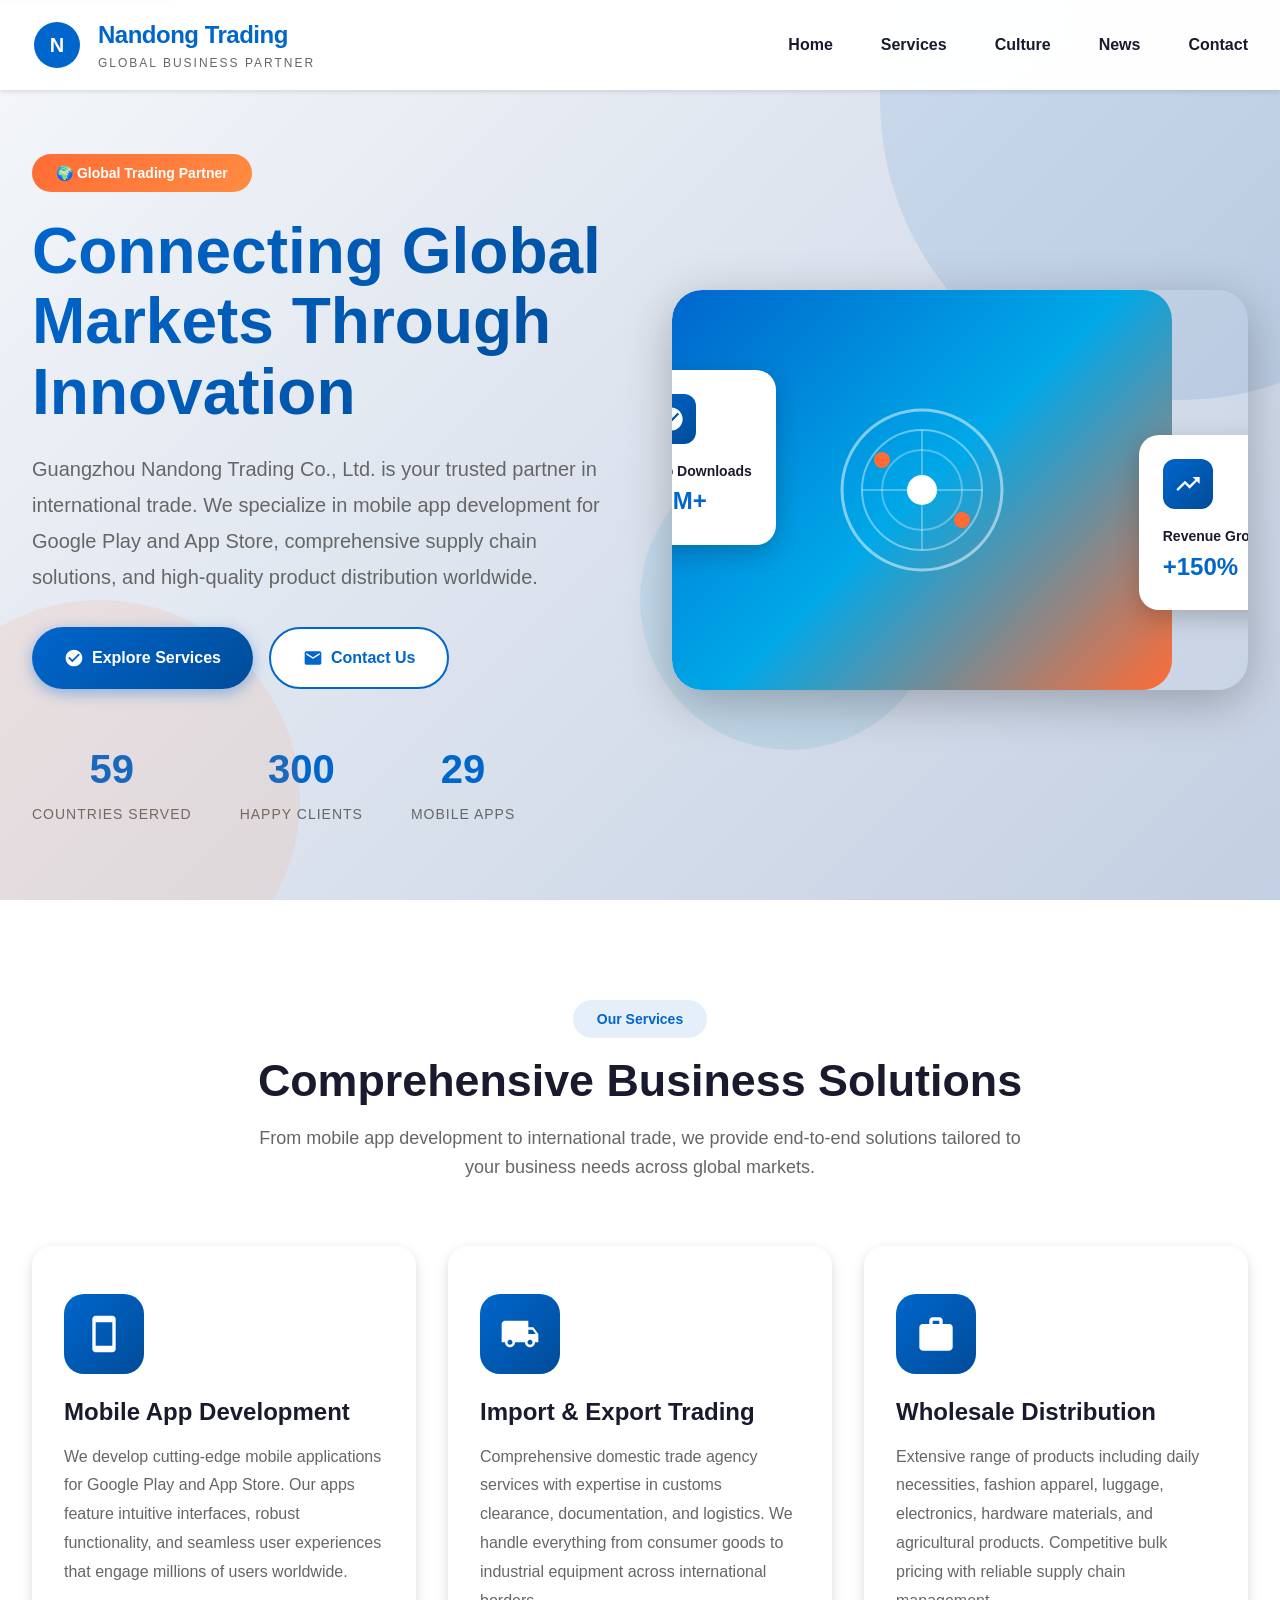
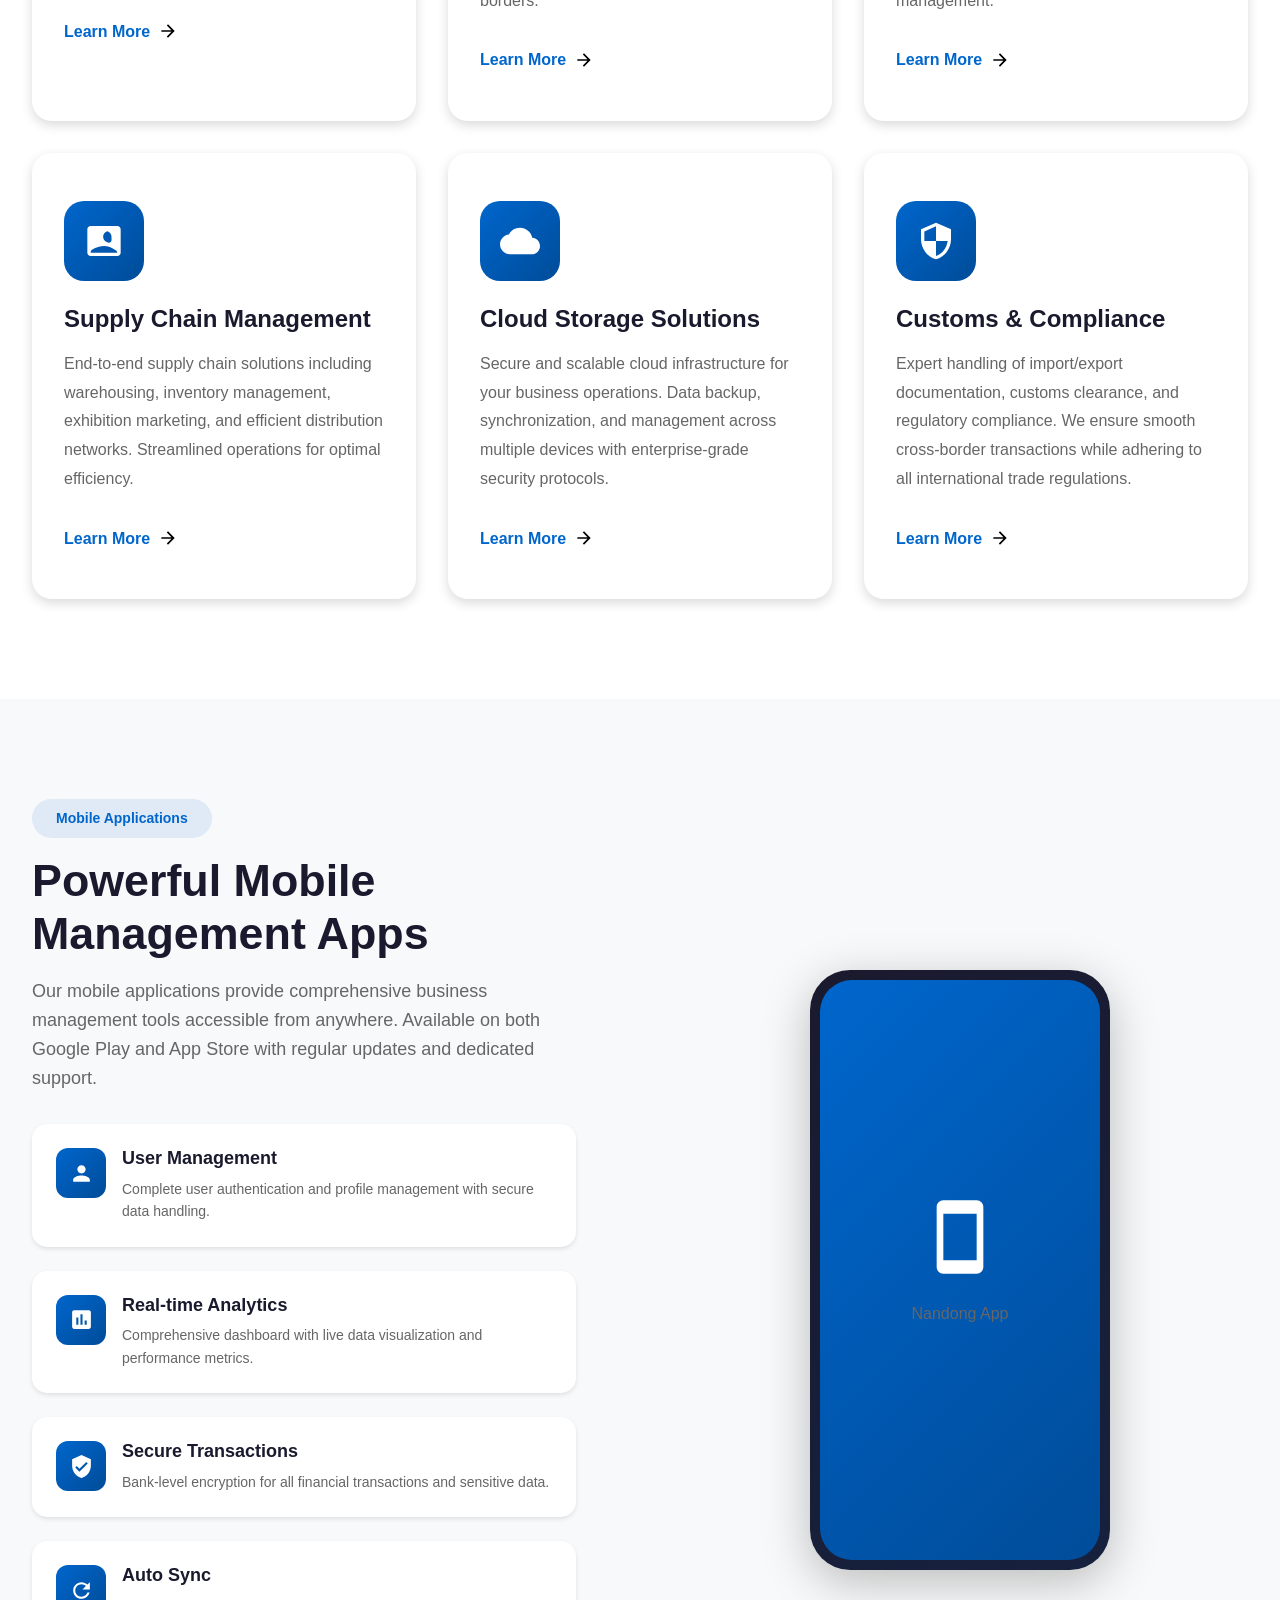
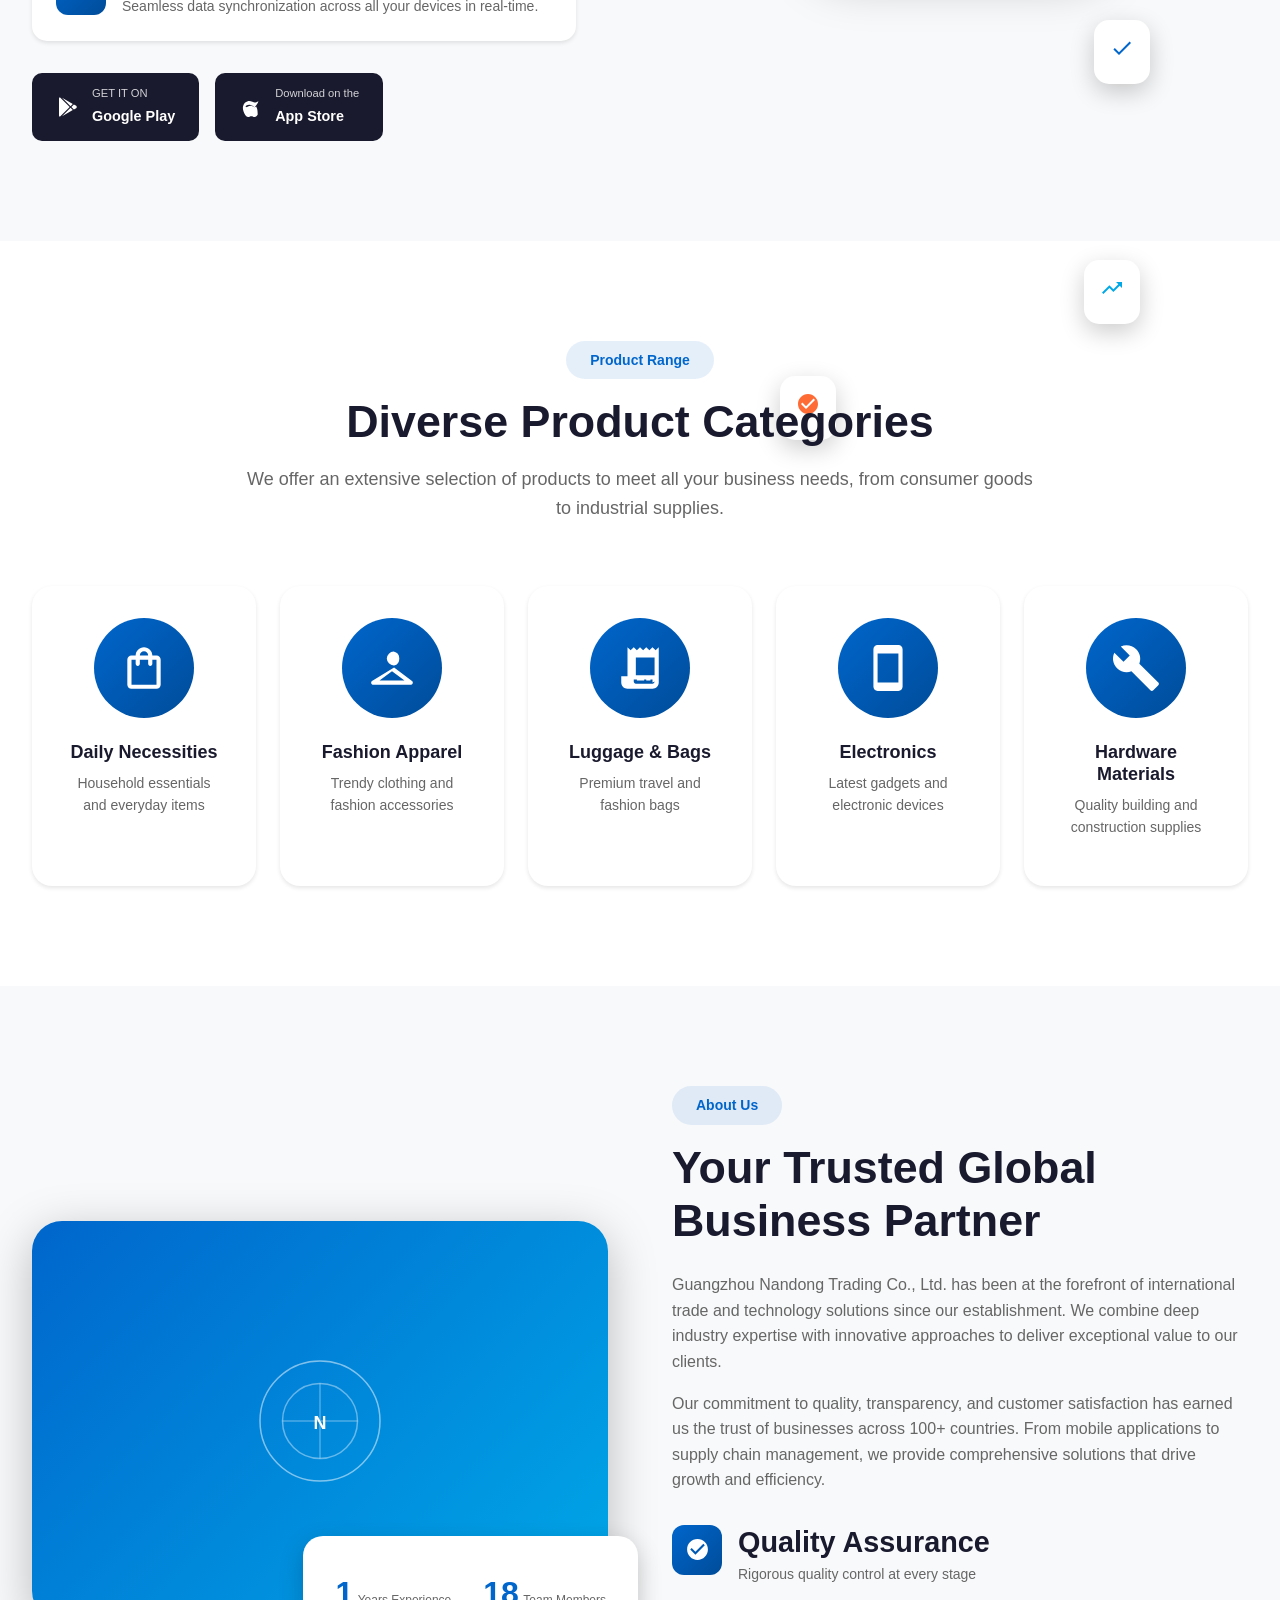
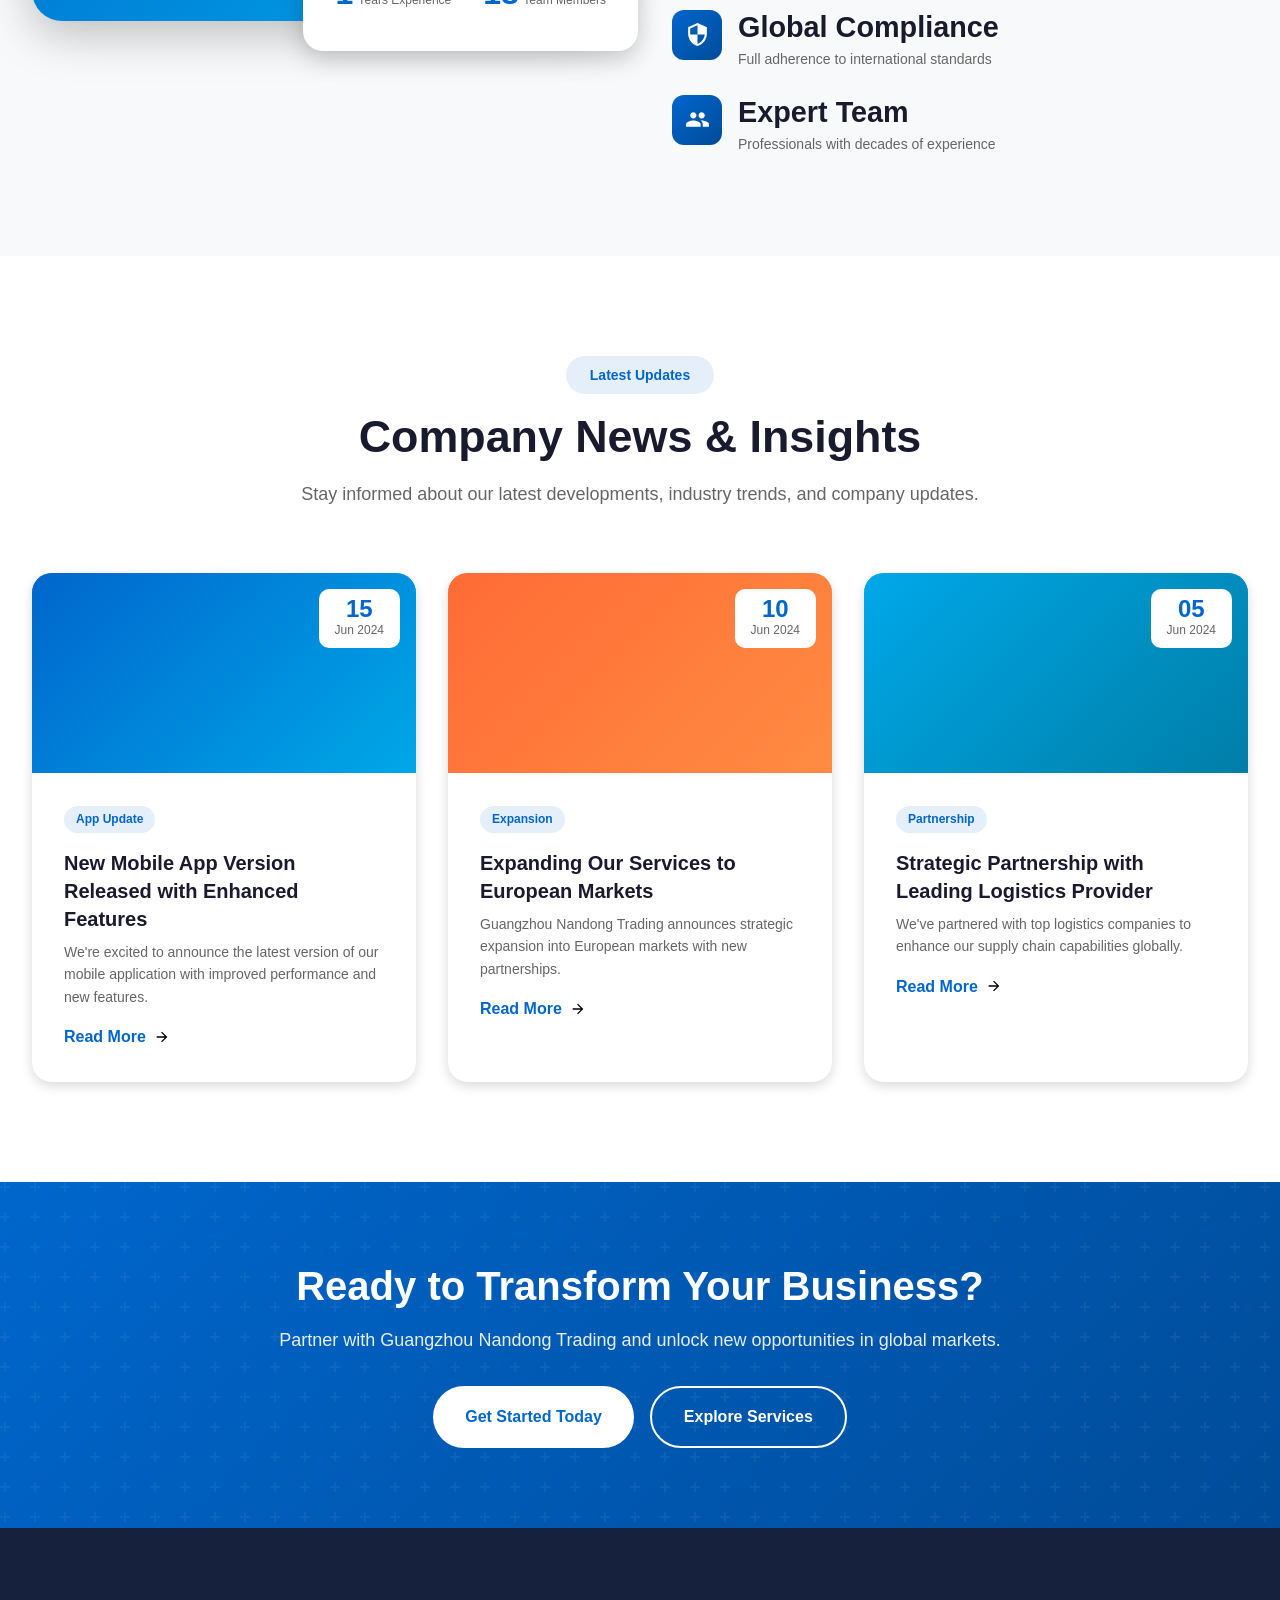
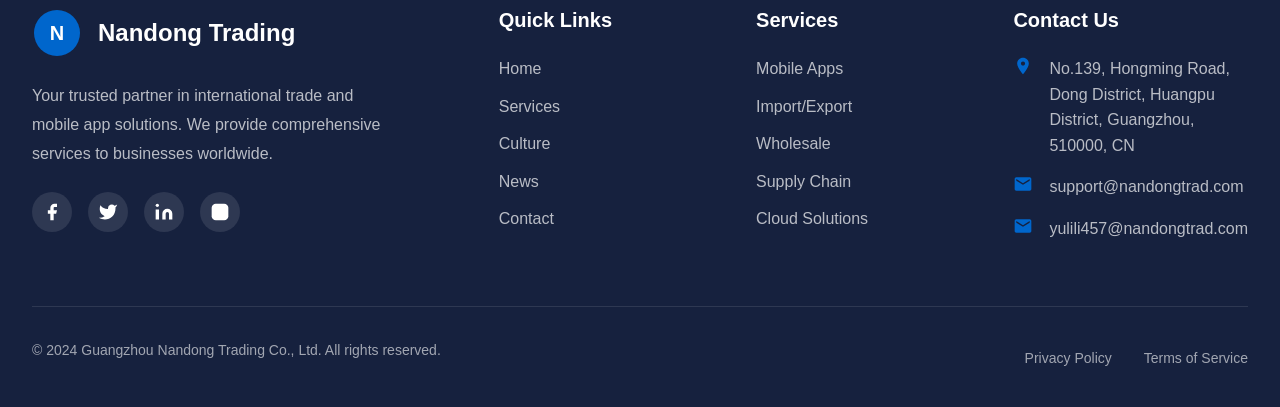
<file: index.html>
<!DOCTYPE html>
<html lang="en">
<head>
    <meta charset="UTF-8">
    <meta name="viewport" content="width=device-width, initial-scale=1.0">
    <meta http-equiv="X-UA-Compatible" content="IE=edge">
    
    <!-- SEO Meta Tags -->
    <title>Guangzhou Nandong Trading Co., Ltd. - Global Trading & Mobile App Solutions</title>
    <meta name="description" content="Guangzhou Nandong Trading Co., Ltd. specializes in international trade, mobile app development for Google Play and App Store, wholesale of daily necessities, electronics, and comprehensive supply chain solutions.">
    <meta name="keywords" content="Guangzhou Nandong Trading, international trade, mobile app development, Google Play, App Store, wholesale, supply chain, export import, China trading company">
    <meta name="author" content="Guangzhou Nandong Trading Co., Ltd.">
    <meta name="robots" content="index, follow, max-snippet:-1, max-image-preview:large, max-video-preview:-1">
    <link rel="canonical" href="https://nandongtrad.com/">
    
    <!-- Open Graph / Facebook -->
    <meta property="og:type" content="website">
    <meta property="og:url" content="https://nandongtrad.com/">
    <meta property="og:title" content="Guangzhou Nandong Trading Co., Ltd. - Global Trading & Mobile App Solutions">
    <meta property="og:description" content="Your trusted global trading partner offering mobile app solutions, international trade services, and comprehensive supply chain management.">
    <meta property="og:image" content="https://nandongtrad.com/images/og-image.png">
    <meta property="og:locale" content="en_US">
    <meta property="og:site_name" content="Guangzhou Nandong Trading Co., Ltd.">
    
    <!-- Twitter -->
    <meta name="twitter:card" content="summary_large_image">
    <meta name="twitter:url" content="https://nandongtrad.com/">
    <meta name="twitter:title" content="Guangzhou Nandong Trading Co., Ltd. - Global Trading & Mobile App Solutions">
    <meta name="twitter:description" content="Your trusted global trading partner offering mobile app solutions, international trade services, and comprehensive supply chain management.">
    <meta name="twitter:image" content="https://nandongtrad.com/images/og-image.png">
    
    <!-- Geographic Meta Tags -->
    <meta name="geo.region" content="CN-44">
    <meta name="geo.placename" content="Guangzhou">
    <meta name="ICBM" content="23.1291, 113.2644">
    
    <!-- Structured Data -->
    <script type="application/ld+json">
    {
        "@context": "https://schema.org",
        "@type": "Organization",
        "name": "Guangzhou Nandong Trading Co., Ltd.",
        "alternateName": "Nandong Trading",
        "url": "https://nandongtrad.com/",
        "logo": "https://nandongtrad.com/images/logo.svg",
        "description": "Global trading company specializing in international trade, mobile app development, and supply chain solutions.",
        "address": {
            "@type": "PostalAddress",
            "streetAddress": "No.139, Hongming Road, Community, Dong District, Huangpu District",
            "addressLocality": "Guangzhou",
            "postalCode": "510000",
            "addressCountry": "CN"
        },
        "contactPoint": {
            "@type": "ContactPoint",
            "telephone": "+86-20-XXXXXXXX",
            "email": "support@nandongtrad.com",
            "contactType": "Customer Service"
        },
        "sameAs": [
            "https://www.facebook.com/nandongtrad",
            "https://www.linkedin.com/company/nandongtrad",
            "https://twitter.com/nandongtrad"
        ]
    }
    </script>
    
    <!-- Favicon -->
    <link rel="icon" type="image/svg+xml" href="data:image/svg+xml,%3Csvg xmlns='http://www.w3.org/2000/svg' viewBox='0 0 100 100'%3E%3Ccircle cx='50' cy='50' r='45' fill='%230066cc'/%3E%3Ctext x='50' y='60' text-anchor='middle' fill='white' font-size='40' font-weight='bold'%3EN%3C/text%3E%3C/svg%3E">
    
    <!-- Preconnect to external resources -->
    <link rel="preconnect" href="https://fonts.googleapis.com">
    <link rel="preconnect" href="https://fonts.gstatic.com" crossorigin>
    
    <!-- Stylesheet -->
    <link rel="stylesheet" href="css/style.css">
    
    <!-- Alternate Languages -->
    <link rel="alternate" hreflang="en" href="https://nandongtrad.com/">
    
    <!-- Hreflang -->
    <link rel="hreflang" href="https://nandongtrad.com/">
</head>
<body>
    <!-- Skip Link for Accessibility -->
    <a href="#main-content" class="skip-link">Skip to main content</a>
    
    <!-- Loading Animation -->
    <div class="loading">
        <div class="loader"></div>
    </div>
    
    <!-- Header -->
    <header class="header">
        <div class="header-inner">
            <a href="index.html" class="logo" aria-label="Guangzhou Nandong Trading - Home">
                <svg viewBox="0 0 50 50" aria-hidden="true">
                    <circle cx="25" cy="25" r="23" fill="#0066cc"/>
                    <text x="25" y="32" text-anchor="middle" fill="white" font-size="20" font-weight="bold" font-family="Arial, sans-serif">N</text>
                </svg>
                <div>
                    <div class="logo-text">Nandong Trading</div>
                    <div class="logo-tagline">Global Business Partner</div>
                </div>
            </a>
            
            <nav aria-label="Main Navigation">
                <ul class="nav-menu">
                    <li><a href="index.html" class="active">Home</a></li>
                    <li><a href="services.html">Services</a></li>
                    <li><a href="culture.html">Culture</a></li>
                    <li><a href="news.html">News</a></li>
                    <li><a href="contact.html">Contact</a></li>
                </ul>
            </nav>
            
            <button class="menu-toggle" aria-label="Toggle Menu" aria-expanded="false">
                <span></span>
                <span></span>
                <span></span>
            </button>
        </div>
    </header>
    
    <!-- Main Content -->
    <main id="main-content">
        <!-- Hero Section -->
        <section class="hero" id="home">
            <div class="hero-bg-shapes">
                <div class="shape shape-1"></div>
                <div class="shape shape-2"></div>
                <div class="shape shape-3"></div>
            </div>
            
            <div class="hero-content">
                <div class="hero-text">
                    <span class="hero-badge">🌍 Global Trading Partner</span>
                    <h1 class="hero-title">Connecting Global Markets Through Innovation</h1>
                    <p class="hero-description">
                        Guangzhou Nandong Trading Co., Ltd. is your trusted partner in international trade. 
                        We specialize in mobile app development for Google Play and App Store, comprehensive 
                        supply chain solutions, and high-quality product distribution worldwide.
                    </p>
                    <div class="hero-buttons">
                        <a href="services.html" class="btn btn-primary">
                            <svg viewBox="0 0 24 24" width="20" height="20" fill="currentColor">
                                <path d="M12 2C6.48 2 2 6.48 2 12s4.48 10 10 10 10-4.48 10-10S17.52 2 12 2zm-2 15l-5-5 1.41-1.41L10 14.17l7.59-7.59L19 8l-9 9z"/>
                            </svg>
                            Explore Services
                        </a>
                        <a href="contact.html" class="btn btn-secondary">
                            <svg viewBox="0 0 24 24" width="20" height="20" fill="currentColor">
                                <path d="M20 4H4c-1.1 0-2 .9-2 2v12c0 1.1.9 2 2 2h16c1.1 0 2-.9 2-2V6c0-1.1-.9-2-2-2zm0 4l-8 5-8-5V6l8 5 8-5v2z"/>
                            </svg>
                            Contact Us
                        </a>
                    </div>
                    
                    <div class="hero-stats">
                        <div class="stat-item">
                            <span class="stat-number" data-target="100">0</span>
                            <span class="stat-label">Countries Served</span>
                        </div>
                        <div class="stat-item">
                            <span class="stat-number" data-target="500">0</span>
                            <span class="stat-label">Happy Clients</span>
                        </div>
                        <div class="stat-item">
                            <span class="stat-number" data-target="50">0</span>
                            <span class="stat-label">Mobile Apps</span>
                        </div>
                    </div>
                </div>
                
                <div class="hero-visual">
                    <div class="hero-image-container">
                        <div class="hero-image" style="width: 500px; height: 400px; background: linear-gradient(135deg, #0066cc 0%, #00a8e8 50%, #ff6b35 100%); border-radius: 30px; display: flex; align-items: center; justify-content: center;">
                            <svg viewBox="0 0 200 200" width="200" height="200">
                                <circle cx="100" cy="100" r="80" fill="none" stroke="white" stroke-width="3" opacity="0.5"/>
                                <circle cx="100" cy="100" r="60" fill="none" stroke="white" stroke-width="2" opacity="0.4"/>
                                <circle cx="100" cy="100" r="40" fill="none" stroke="white" stroke-width="2" opacity="0.3"/>
                                <path d="M100 40 L100 160 M40 100 L160 100" stroke="white" stroke-width="2" opacity="0.3"/>
                                <circle cx="100" cy="100" r="15" fill="white"/>
                                <circle cx="60" cy="70" r="8" fill="#ff6b35"/>
                                <circle cx="140" cy="70" r="8" fill="#00a8e8"/>
                                <circle cx="60" cy="130" r="8" fill="#00a8e8"/>
                                <circle cx="140" cy="130" r="8" fill="#ff6b35"/>
                            </svg>
                        </div>
                        <div class="hero-float-card card-1">
                            <div class="float-card-icon">
                                <svg viewBox="0 0 24 24">
                                    <path d="M12 2C6.48 2 2 6.48 2 12s4.48 10 10 10 10-4.48 10-10S17.52 2 12 2zm-2 15l-5-5 1.41-1.41L10 14.17l7.59-7.59L19 8l-9 9z"/>
                                </svg>
                            </div>
                            <div class="float-card-title">App Downloads</div>
                            <div class="float-card-value">10M+</div>
                        </div>
                        <div class="hero-float-card card-2">
                            <div class="float-card-icon">
                                <svg viewBox="0 0 24 24">
                                    <path d="M16 6l2.29 2.29-4.88 4.88-4-4L2 16.59 3.41 18l6-6 4 4 6.3-6.29L22 12V6z"/>
                                </svg>
                            </div>
                            <div class="float-card-title">Revenue Growth</div>
                            <div class="float-card-value">+150%</div>
                        </div>
                    </div>
                </div>
            </div>
        </section>
        
        <!-- Services Section -->
        <section class="section" id="services">
            <div class="container">
                <div class="section-header fade-in">
                    <span class="section-badge">Our Services</span>
                    <h2 class="section-title">Comprehensive Business Solutions</h2>
                    <p class="section-description">
                        From mobile app development to international trade, we provide end-to-end solutions 
                        tailored to your business needs across global markets.
                    </p>
                </div>
                
                <div class="services-grid">
                    <article class="service-card fade-in">
                        <div class="service-icon">
                            <svg viewBox="0 0 24 24">
                                <path d="M17 1.01L7 1c-1.1 0-2 .9-2 2v18c0 1.1.9 2 2 2h10c1.1 0 2-.9 2-2V3c0-1.1-.9-1.99-2-1.99zM17 19H7V5h10v14z"/>
                            </svg>
                        </div>
                        <h3 class="service-title">Mobile App Development</h3>
                        <p class="service-description">
                            We develop cutting-edge mobile applications for Google Play and App Store. 
                            Our apps feature intuitive interfaces, robust functionality, and seamless user experiences 
                            that engage millions of users worldwide.
                        </p>
                        <a href="services.html#mobile-apps" class="service-link">
                            Learn More 
                            <svg viewBox="0 0 24 24">
                                <path d="M12 4l-1.41 1.41L16.17 11H4v2h12.17l-5.58 5.59L12 20l8-8z"/>
                            </svg>
                        </a>
                    </article>
                    
                    <article class="service-card fade-in">
                        <div class="service-icon">
                            <svg viewBox="0 0 24 24">
                                <path d="M20 8h-3V4H3c-1.1 0-2 .9-2 2v11h2c0 1.66 1.34 3 3 3s3-1.34 3-3h6c0 1.66 1.34 3 3 3s3-1.34 3-3h2v-5l-3-4zM6 18.5c-.83 0-1.5-.67-1.5-1.5s.67-1.5 1.5-1.5 1.5.67 1.5 1.5-.67 1.5-1.5 1.5zm13.5-9l1.96 2.5H17V9.5h2.5zm-1.5 9c-.83 0-1.5-.67-1.5-1.5s.67-1.5 1.5-1.5 1.5.67 1.5 1.5-.67 1.5-1.5 1.5z"/>
                            </svg>
                        </div>
                        <h3 class="service-title">Import & Export Trading</h3>
                        <p class="service-description">
                            Comprehensive domestic trade agency services with expertise in customs clearance, 
                            documentation, and logistics. We handle everything from consumer goods to industrial 
                            equipment across international borders.
                        </p>
                        <a href="services.html#trading" class="service-link">
                            Learn More 
                            <svg viewBox="0 0 24 24">
                                <path d="M12 4l-1.41 1.41L16.17 11H4v2h12.17l-5.58 5.59L12 20l8-8z"/>
                            </svg>
                        </a>
                    </article>
                    
                    <article class="service-card fade-in">
                        <div class="service-icon">
                            <svg viewBox="0 0 24 24">
                                <path d="M20 6h-4V4c0-1.1-.9-2-2-2h-4c-1.1 0-2 .9-2 2v2H4c-1.1 0-2 .9-2 2v12c0 1.1.9 2 2 2h16c1.1 0 2-.9 2-2V8c0-1.1-.9-2-2-2zm-6 0h-4V4h4v2z"/>
                            </svg>
                        </div>
                        <h3 class="service-title">Wholesale Distribution</h3>
                        <p class="service-description">
                            Extensive range of products including daily necessities, fashion apparel, luggage, 
                            electronics, hardware materials, and agricultural products. Competitive bulk pricing 
                            with reliable supply chain management.
                        </p>
                        <a href="services.html#wholesale" class="service-link">
                            Learn More 
                            <svg viewBox="0 0 24 24">
                                <path d="M12 4l-1.41 1.41L16.17 11H4v2h12.17l-5.58 5.59L12 20l8-8z"/>
                            </svg>
                        </a>
                    </article>
                    
                    <article class="service-card fade-in">
                        <div class="service-icon">
                            <svg viewBox="0 0 24 24">
                                <path d="M20 3H4c-1.1 0-2 .9-2 2v14c0 1.1.9 2 2 2h16c1.1 0 2-.9 2-2V5c0-1.1-.9-2-2-2zm-7 3c1.93 0 3.5 1.57 3.5 3.5S16.93 13 15 13s-3.5-1.57-3.5-3.5S13.07 6 15 6zm7 13H4v-.23c0-.62.28-1.2.76-1.58C7.47 15.82 9.64 15 12 15s4.53.82 7.24 2.67c.48.38.76.97.76 1.58V19z"/>
                            </svg>
                        </div>
                        <h3 class="service-title">Supply Chain Management</h3>
                        <p class="service-description">
                            End-to-end supply chain solutions including warehousing, inventory management, 
                            exhibition marketing, and efficient distribution networks. Streamlined operations 
                            for optimal efficiency.
                        </p>
                        <a href="services.html#supply-chain" class="service-link">
                            Learn More 
                            <svg viewBox="0 0 24 24">
                                <path d="M12 4l-1.41 1.41L16.17 11H4v2h12.17l-5.58 5.59L12 20l8-8z"/>
                            </svg>
                        </a>
                    </article>
                    
                    <article class="service-card fade-in">
                        <div class="service-icon">
                            <svg viewBox="0 0 24 24">
                                <path d="M19.35 10.04C18.67 6.59 15.64 4 12 4 9.11 4 6.6 5.64 5.35 8.04 2.34 8.36 0 10.91 0 14c0 3.31 2.69 6 6 6h13c2.76 0 5-2.24 5-5 0-2.64-2.05-4.78-4.65-4.96z"/>
                            </svg>
                        </div>
                        <h3 class="service-title">Cloud Storage Solutions</h3>
                        <p class="service-description">
                            Secure and scalable cloud infrastructure for your business operations. 
                            Data backup, synchronization, and management across multiple devices with 
                            enterprise-grade security protocols.
                        </p>
                        <a href="services.html#cloud" class="service-link">
                            Learn More 
                            <svg viewBox="0 0 24 24">
                                <path d="M12 4l-1.41 1.41L16.17 11H4v2h12.17l-5.58 5.59L12 20l8-8z"/>
                            </svg>
                        </a>
                    </article>
                    
                    <article class="service-card fade-in">
                        <div class="service-icon">
                            <svg viewBox="0 0 24 24">
                                <path d="M12 1L3 5v6c0 5.55 3.84 10.74 9 12 5.16-1.26 9-6.45 9-12V5l-9-4zm0 10.99h7c-.53 4.12-3.28 7.79-7 8.94V12H5V6.3l7-3.11v8.8z"/>
                            </svg>
                        </div>
                        <h3 class="service-title">Customs & Compliance</h3>
                        <p class="service-description">
                            Expert handling of import/export documentation, customs clearance, and regulatory 
                            compliance. We ensure smooth cross-border transactions while adhering to all 
                            international trade regulations.
                        </p>
                        <a href="services.html#compliance" class="service-link">
                            Learn More 
                            <svg viewBox="0 0 24 24">
                                <path d="M12 4l-1.41 1.41L16.17 11H4v2h12.17l-5.58 5.59L12 20l8-8z"/>
                            </svg>
                        </a>
                    </article>
                </div>
            </div>
        </section>
        
        <!-- Mobile App Section -->
        <section class="section section-gray" id="mobile-apps">
            <div class="container">
                <div class="app-features">
                    <div class="app-content fade-in slide-in-left">
                        <span class="section-badge">Mobile Applications</span>
                        <h2 class="section-title">Powerful Mobile Management Apps</h2>
                        <p class="section-description">
                            Our mobile applications provide comprehensive business management tools accessible 
                            from anywhere. Available on both Google Play and App Store with regular updates 
                            and dedicated support.
                        </p>
                        
                        <div class="app-features-list">
                            <div class="app-feature-item">
                                <div class="feature-icon">
                                    <svg viewBox="0 0 24 24">
                                        <path d="M12 12c2.21 0 4-1.79 4-4s-1.79-4-4-4-4 1.79-4 4 1.79 4 4 4zm0 2c-2.67 0-8 1.34-8 4v2h16v-2c0-2.66-5.33-4-8-4z"/>
                                    </svg>
                                </div>
                                <div class="feature-content">
                                    <h4>User Management</h4>
                                    <p>Complete user authentication and profile management with secure data handling.</p>
                                </div>
                            </div>
                            
                            <div class="app-feature-item">
                                <div class="feature-icon">
                                    <svg viewBox="0 0 24 24">
                                        <path d="M19 3H5c-1.1 0-2 .9-2 2v14c0 1.1.9 2 2 2h14c1.1 0 2-.9 2-2V5c0-1.1-.9-2-2-2zM9 17H7v-7h2v7zm4 0h-2V7h2v10zm4 0h-2v-4h2v4z"/>
                                    </svg>
                                </div>
                                <div class="feature-content">
                                    <h4>Real-time Analytics</h4>
                                    <p>Comprehensive dashboard with live data visualization and performance metrics.</p>
                                </div>
                            </div>
                            
                            <div class="app-feature-item">
                                <div class="feature-icon">
                                    <svg viewBox="0 0 24 24">
                                        <path d="M12 1L3 5v6c0 5.55 3.84 10.74 9 12 5.16-1.26 9-6.45 9-12V5l-9-4zm-2 16l-4-4 1.41-1.41L10 14.17l6.59-6.59L18 9l-8 8z"/>
                                    </svg>
                                </div>
                                <div class="feature-content">
                                    <h4>Secure Transactions</h4>
                                    <p>Bank-level encryption for all financial transactions and sensitive data.</p>
                                </div>
                            </div>
                            
                            <div class="app-feature-item">
                                <div class="feature-icon">
                                    <svg viewBox="0 0 24 24">
                                        <path d="M17.65 6.35C16.2 4.9 14.21 4 12 4c-4.42 0-7.99 3.58-7.99 8s3.57 8 7.99 8c3.73 0 6.84-2.55 7.73-6h-2.08c-.82 2.33-3.04 4-5.65 4-3.31 0-6-2.69-6-6s2.69-6 6-6c1.66 0 3.14.69 4.22 1.78L13 11h7V4l-2.35 2.35z"/>
                                    </svg>
                                </div>
                                <div class="feature-content">
                                    <h4>Auto Sync</h4>
                                    <p>Seamless data synchronization across all your devices in real-time.</p>
                                </div>
                            </div>
                        </div>
                        
                        <div class="store-badges">
                            <a href="#" class="store-badge" title="Download on Google Play">
                                <svg viewBox="0 0 24 24">
                                    <path d="M3,20.5V3.5C3,2.91 3.34,2.39 3.84,2.15L13.69,12L3.84,21.85C3.34,21.6 3,21.09 3,20.5M16.81,15.12L6.05,21.34L14.54,12.85L16.81,15.12M20.16,10.81C20.5,11.08 20.75,11.5 20.75,12C20.75,12.5 20.53,12.9 20.18,13.18L17.89,14.5L15.39,12L17.89,9.5L20.18,10.81M6.05,2.66L16.81,8.88L14.54,11.15L6.05,2.66Z"/>
                                </svg>
                                <div class="store-badge-text">
                                    <span>GET IT ON</span>
                                    <strong>Google Play</strong>
                                </div>
                            </a>
                            <a href="#" class="store-badge" title="Download on App Store">
                                <svg viewBox="0 0 24 24">
                                    <path d="M18.71,19.5c-.83,1.24-1.71,2.45-3.05,2.47-1.34,0.03-1.77-0.79-3.29-0.79 -1.53,0-2,.77-3.27,0.82 -1.31,0.05-2.3-1.32-3.14-2.53C4.25,17 2.94,12.45,4.7,9.39c0.89-1.57,2.42-2.79,4.1-3.22 2.85-0.73,5.62,1.41,6.96,1.41 0.94,0,2.26-0.51,3.66-1.39 -0.83,2.44-2.1,4.5-3.89,5.78 0.91-0.4,1.78-0.95,2.57-1.67 -0.78,0.77-1.77,1.34-2.83,1.67 -1.34-1.32-2.98-2.33-4.88-2.33 -2.21-0.04-4.18,1.68-4.18,1.68l1.62,0.96c0,0,1.8-1.63,3.88-1.63 1.24,0,2.28,0.56,3.04,1.41 0.68-0.41,1.32-0.92,1.89-1.51 -0.24,0.77-0.75,1.4-1.26,1.93 0.64-0.21,1.23-0.55,1.77-0.98C17.86,13.09 18.71,14.2 18.71,19.5z"/>
                                </svg>
                                <div class="store-badge-text">
                                    <span>Download on the</span>
                                    <strong>App Store</strong>
                                </div>
                            </a>
                        </div>
                    </div>
                    
                    <div class="app-showcase fade-in slide-in-right">
                        <div class="phone-mockup">
                            <div class="phone-screen">
                                <div class="phone-screen-content">
                                    <svg viewBox="0 0 24 24">
                                        <path d="M17 1.01L7 1c-1.1 0-2 .9-2 2v18c0 1.1.9 2 2 2h10c1.1 0 2-.9 2-2V3c0-1.1-.9-1.99-2-1.99zM17 19H7V5h10v14z"/>
                                    </svg>
                                    <p>Nandong App</p>
                                </div>
                            </div>
                            <div class="floating-elements">
                                <div class="element element-1">
                                    <svg viewBox="0 0 24 24" width="24" height="24" fill="#0066cc">
                                        <path d="M9 16.17L4.83 12l-1.42 1.41L9 19 21 7l-1.41-1.41z"/>
                                    </svg>
                                </div>
                                <div class="element element-2">
                                    <svg viewBox="0 0 24 24" width="24" height="24" fill="#ff6b35">
                                        <path d="M12 2C6.48 2 2 6.48 2 12s4.48 10 10 10 10-4.48 10-10S17.52 2 12 2zm-2 15l-5-5 1.41-1.41L10 14.17l7.59-7.59L19 8l-9 9z"/>
                                    </svg>
                                </div>
                                <div class="element element-3">
                                    <svg viewBox="0 0 24 24" width="24" height="24" fill="#00a8e8">
                                        <path d="M16 6l2.29 2.29-4.88 4.88-4-4L2 16.59 3.41 18l6-6 4 4 6.3-6.29L22 12V6z"/>
                                    </svg>
                                </div>
                            </div>
                        </div>
                    </div>
                </div>
            </div>
        </section>
        
        <!-- Products Section -->
        <section class="section" id="products">
            <div class="container">
                <div class="section-header fade-in">
                    <span class="section-badge">Product Range</span>
                    <h2 class="section-title">Diverse Product Categories</h2>
                    <p class="section-description">
                        We offer an extensive selection of products to meet all your business needs, 
                        from consumer goods to industrial supplies.
                    </p>
                </div>
                
                <div class="products-grid">
                    <article class="product-card fade-in">
                        <div class="product-icon">
                            <svg viewBox="0 0 24 24">
                                <path d="M18 6h-2c0-2.21-1.79-4-4-4S8 3.79 8 6H6c-1.1 0-2 .9-2 2v12c0 1.1.9 2 2 2h12c1.1 0 2-.9 2-2V8c0-1.1-.9-2-2-2zm-6-2c1.1 0 2 .9 2 2h-4c0-1.1.9-2 2-2zm6 16H6V8h2v2c0 .55.45 1 1 1s1-.45 1-1V8h4v2c0 .55.45 1 1 1s1-.45 1-1V8h2v12z"/>
                            </svg>
                        </div>
                        <h4 class="product-title">Daily Necessities</h4>
                        <p class="product-description">Household essentials and everyday items</p>
                    </article>
                    
                    <article class="product-card fade-in">
                        <div class="product-icon">
                            <svg viewBox="0 0 24 24">
                                <path d="M21.6 18.2L13 11.75v-.91a3.496 3.496 0 0 0-.18-6.75 3.5 3.5 0 0 0-3.32 3.35 3.5 3.5 0 0 0 3.32 3.35h.18v.91L2.4 18.2c-.77.58-.36 1.8.6 1.8h18c.96 0 1.38-1.22.6-1.8zM6 18l6-4.5 6 4.5H6z"/>
                            </svg>
                        </div>
                        <h4 class="product-title">Fashion Apparel</h4>
                        <p class="product-description">Trendy clothing and fashion accessories</p>
                    </article>
                    
                    <article class="product-card fade-in">
                        <div class="product-icon">
                            <svg viewBox="0 0 24 24">
                                <path d="M19.5 3.5L18 2l-1.5 1.5L15 2l-1.5 1.5L12 2l-1.5 1.5L9 2 7.5 3.5 6 2v14H3v3c0 1.66 1.34 3 3 3h12c1.66 0 3-1.34 3-3V2l-1.5 1.5zm-.5 15c0 .55-.45 1-1 1H10c-.55 0-1-.45-1-1v-1h1.5v.5h2v-.5H12v.5h2v-.5H15v.5h2v-.5H18v1.5zm0-3H10V7h9v8.5z"/>
                            </svg>
                        </div>
                        <h4 class="product-title">Luggage & Bags</h4>
                        <p class="product-description">Premium travel and fashion bags</p>
                    </article>
                    
                    <article class="product-card fade-in">
                        <div class="product-icon">
                            <svg viewBox="0 0 24 24">
                                <path d="M17 1.01L7 1c-1.1 0-2 .9-2 2v18c0 1.1.9 2 2 2h10c1.1 0 2-.9 2-2V3c0-1.1-.9-1.99-2-1.99zM17 19H7V5h10v14z"/>
                            </svg>
                        </div>
                        <h4 class="product-title">Electronics</h4>
                        <p class="product-description">Latest gadgets and electronic devices</p>
                    </article>
                    
                    <article class="product-card fade-in">
                        <div class="product-icon">
                            <svg viewBox="0 0 24 24">
                                <path d="M22.7 19l-9.1-9.1c.9-2.3.4-5-1.5-6.9-2-2-5-2.4-7.4-1.3L9 6 6 9 1.6 4.7C.4 7.1.9 10.1 2.9 12.1c1.9 1.9 4.6 2.4 6.9 1.5l9.1 9.1c.4.4 1 .4 1.4 0l2.3-2.3c.5-.4.5-1.1.1-1.4z"/>
                            </svg>
                        </div>
                        <h4 class="product-title">Hardware Materials</h4>
                        <p class="product-description">Quality building and construction supplies</p>
                    </article>
                </div>
            </div>
        </section>
        
        <!-- About Section -->
        <section class="section section-gray" id="about">
            <div class="container">
                <div class="about-grid">
                    <div class="about-image fade-in slide-in-left">
                        <div class="about-main-image" style="width: 100%; height: 400px; background: linear-gradient(135deg, #0066cc 0%, #00a8e8 100%); border-radius: 30px; display: flex; align-items: center; justify-content: center;">
                            <svg viewBox="0 0 200 200" width="150" height="150">
                                <circle cx="100" cy="100" r="80" fill="none" stroke="white" stroke-width="2" opacity="0.5"/>
                                <circle cx="100" cy="100" r="50" fill="none" stroke="white" stroke-width="2" opacity="0.4"/>
                                <path d="M100 50 L100 150 M50 100 L150 100" stroke="white" stroke-width="2" opacity="0.3"/>
                                <text x="100" y="110" text-anchor="middle" fill="white" font-size="24" font-weight="bold">N</text>
                            </svg>
                        </div>
                        <div class="about-overlay-card">
                            <div class="about-stats">
                                <div class="about-stat-item">
                                    <span class="about-stat-number" data-target="10">0</span>
                                    <span class="about-stat-label">Years Experience</span>
                                </div>
                                <div class="about-stat-item">
                                    <span class="about-stat-number" data-target="100">0</span>
                                    <span class="about-stat-label">Team Members</span>
                                </div>
                            </div>
                        </div>
                    </div>
                    
                    <div class="about-content fade-in slide-in-right">
                        <span class="section-badge">About Us</span>
                        <h2>Your Trusted Global Business Partner</h2>
                        <p>
                            Guangzhou Nandong Trading Co., Ltd. has been at the forefront of international 
                            trade and technology solutions since our establishment. We combine deep industry 
                            expertise with innovative approaches to deliver exceptional value to our clients.
                        </p>
                        <p>
                            Our commitment to quality, transparency, and customer satisfaction has earned us 
                            the trust of businesses across 100+ countries. From mobile applications to 
                            supply chain management, we provide comprehensive solutions that drive growth 
                            and efficiency.
                        </p>
                        
                        <div class="about-features">
                            <div class="about-feature">
                                <div class="about-feature-icon">
                                    <svg viewBox="0 0 24 24">
                                        <path d="M12 2C6.48 2 2 6.48 2 12s4.48 10 10 10 10-4.48 10-10S17.52 2 12 2zm-2 15l-5-5 1.41-1.41L10 14.17l7.59-7.59L19 8l-9 9z"/>
                                    </svg>
                                </div>
                                <div>
                                    <h4>Quality Assurance</h4>
                                    <p>Rigorous quality control at every stage</p>
                                </div>
                            </div>
                            
                            <div class="about-feature">
                                <div class="about-feature-icon">
                                    <svg viewBox="0 0 24 24">
                                        <path d="M12 1L3 5v6c0 5.55 3.84 10.74 9 12 5.16-1.26 9-6.45 9-12V5l-9-4zm0 10.99h7c-.53 4.12-3.28 7.79-7 8.94V12H5V6.3l7-3.11v8.8z"/>
                                    </svg>
                                </div>
                                <div>
                                    <h4>Global Compliance</h4>
                                    <p>Full adherence to international standards</p>
                                </div>
                            </div>
                            
                            <div class="about-feature">
                                <div class="about-feature-icon">
                                    <svg viewBox="0 0 24 24">
                                        <path d="M16 11c1.66 0 2.99-1.34 2.99-3S17.66 5 16 5c-1.66 0-3 1.34-3 3s1.34 3 3 3zm-8 0c1.66 0 2.99-1.34 2.99-3S9.66 5 8 5C6.34 5 5 6.34 5 8s1.34 3 3 3zm0 2c-2.33 0-7 1.17-7 3.5V19h14v-2.5c0-2.33-4.67-3.5-7-3.5zm8 0c-.29 0-.62.02-.97.05 1.16.84 1.97 1.97 1.97 3.45V19h6v-2.5c0-2.33-4.67-3.5-7-3.5z"/>
                                    </svg>
                                </div>
                                <div>
                                    <h4>Expert Team</h4>
                                    <p>Professionals with decades of experience</p>
                                </div>
                            </div>
                        </div>
                    </div>
                </div>
            </div>
        </section>
        
        <!-- News Section -->
        <section class="section" id="news">
            <div class="container">
                <div class="section-header fade-in">
                    <span class="section-badge">Latest Updates</span>
                    <h2 class="section-title">Company News & Insights</h2>
                    <p class="section-description">
                        Stay informed about our latest developments, industry trends, and company updates.
                    </p>
                </div>
                
                <div class="news-grid">
                    <article class="news-card fade-in">
                        <div class="news-image" style="background: linear-gradient(135deg, #0066cc 0%, #00a8e8 100%);">
                            <div class="news-date">
                                <div class="news-date-day">15</div>
                                <div class="news-date-month">Jun 2024</div>
                            </div>
                        </div>
                        <div class="news-content">
                            <span class="news-category">App Update</span>
                            <h3 class="news-title">New Mobile App Version Released with Enhanced Features</h3>
                            <p class="news-excerpt">We're excited to announce the latest version of our mobile application with improved performance and new features.</p>
                            <a href="news.html" class="news-link">
                                Read More 
                                <svg viewBox="0 0 24 24">
                                    <path d="M12 4l-1.41 1.41L16.17 11H4v2h12.17l-5.58 5.59L12 20l8-8z"/>
                                </svg>
                            </a>
                        </div>
                    </article>
                    
                    <article class="news-card fade-in">
                        <div class="news-image" style="background: linear-gradient(135deg, #ff6b35 0%, #ff8c42 100%);">
                            <div class="news-date">
                                <div class="news-date-day">10</div>
                                <div class="news-date-month">Jun 2024</div>
                            </div>
                        </div>
                        <div class="news-content">
                            <span class="news-category">Expansion</span>
                            <h3 class="news-title">Expanding Our Services to European Markets</h3>
                            <p class="news-excerpt">Guangzhou Nandong Trading announces strategic expansion into European markets with new partnerships.</p>
                            <a href="news.html" class="news-link">
                                Read More 
                                <svg viewBox="0 0 24 24">
                                    <path d="M12 4l-1.41 1.41L16.17 11H4v2h12.17l-5.58 5.59L12 20l8-8z"/>
                                </svg>
                            </a>
                        </div>
                    </article>
                    
                    <article class="news-card fade-in">
                        <div class="news-image" style="background: linear-gradient(135deg, #00a8e8 0%, #007ea7 100%);">
                            <div class="news-date">
                                <div class="news-date-day">05</div>
                                <div class="news-date-month">Jun 2024</div>
                            </div>
                        </div>
                        <div class="news-content">
                            <span class="news-category">Partnership</span>
                            <h3 class="news-title">Strategic Partnership with Leading Logistics Provider</h3>
                            <p class="news-excerpt">We've partnered with top logistics companies to enhance our supply chain capabilities globally.</p>
                            <a href="news.html" class="news-link">
                                Read More 
                                <svg viewBox="0 0 24 24">
                                    <path d="M12 4l-1.41 1.41L16.17 11H4v2h12.17l-5.58 5.59L12 20l8-8z"/>
                                </svg>
                            </a>
                        </div>
                    </article>
                </div>
            </div>
        </section>
        
        <!-- CTA Section -->
        <section class="cta-section">
            <div class="container">
                <div class="cta-content fade-in">
                    <h2 class="cta-title">Ready to Transform Your Business?</h2>
                    <p class="cta-description">
                        Partner with Guangzhou Nandong Trading and unlock new opportunities in global markets.
                    </p>
                    <div class="cta-buttons">
                        <a href="contact.html" class="btn btn-white">
                            Get Started Today
                        </a>
                        <a href="services.html" class="btn btn-outline-white">
                            Explore Services
                        </a>
                    </div>
                </div>
            </div>
        </section>
    </main>
    
    <!-- Footer -->
    <footer class="footer">
        <div class="container">
            <div class="footer-grid">
                <div class="footer-brand">
                    <div class="footer-logo">
                        <svg viewBox="0 0 50 50">
                            <circle cx="25" cy="25" r="23" fill="#0066cc"/>
                            <text x="25" y="32" text-anchor="middle" fill="white" font-size="20" font-weight="bold" font-family="Arial, sans-serif">N</text>
                        </svg>
                        <span class="footer-logo-text">Nandong Trading</span>
                    </div>
                    <p class="footer-description">
                        Your trusted partner in international trade and mobile app solutions. 
                        We provide comprehensive services to businesses worldwide.
                    </p>
                    <div class="footer-social">
                        <a href="#" aria-label="Facebook">
                            <svg viewBox="0 0 24 24">
                                <path d="M18 2h-3a5 5 0 0 0-5 5v3H7v4h3v8h4v-8h3l1-4h-4V7a1 1 0 0 1 1-1h3z"/>
                            </svg>
                        </a>
                        <a href="#" aria-label="Twitter">
                            <svg viewBox="0 0 24 24">
                                <path d="M23 3a10.9 10.9 0 0 1-3.14 1.53 4.48 4.48 0 0 0-7.86 3v1A10.66 10.66 0 0 1 3 4s-4 9 5 13a11.64 11.64 0 0 1-7 2c9 5 20 0 20-11.5a4.5 4.5 0 0 0-.08-.83A7.72 7.72 0 0 0 23 3z"/>
                            </svg>
                        </a>
                        <a href="#" aria-label="LinkedIn">
                            <svg viewBox="0 0 24 24">
                                <path d="M16 8a6 6 0 0 1 6 6v7h-4v-7a2 2 0 0 0-2-2 2 2 0 0 0-2 2v7h-4v-7a6 6 0 0 1 6-6z"/>
                                <rect x="2" y="9" width="4" height="12"/>
                                <circle cx="4" cy="4" r="2"/>
                            </svg>
                        </a>
                        <a href="#" aria-label="Instagram">
                            <svg viewBox="0 0 24 24">
                                <rect x="2" y="2" width="20" height="20" rx="5" ry="5"/>
                                <path d="M16 11.37A4 4 0 1 1 12.63 8 4 4 0 0 1 16 11.37z"/>
                                <line x1="17.5" y1="6.5" x2="17.51" y2="6.5"/>
                            </svg>
                        </a>
                    </div>
                </div>
                
                <div class="footer-column">
                    <h4 class="footer-title">Quick Links</h4>
                    <ul class="footer-links">
                        <li><a href="index.html">Home</a></li>
                        <li><a href="services.html">Services</a></li>
                        <li><a href="culture.html">Culture</a></li>
                        <li><a href="news.html">News</a></li>
                        <li><a href="contact.html">Contact</a></li>
                    </ul>
                </div>
                
                <div class="footer-column">
                    <h4 class="footer-title">Services</h4>
                    <ul class="footer-links">
                        <li><a href="services.html#mobile-apps">Mobile Apps</a></li>
                        <li><a href="services.html#trading">Import/Export</a></li>
                        <li><a href="services.html#wholesale">Wholesale</a></li>
                        <li><a href="services.html#supply-chain">Supply Chain</a></li>
                        <li><a href="services.html#cloud">Cloud Solutions</a></li>
                    </ul>
                </div>
                
                <div class="footer-column">
                    <h4 class="footer-title">Contact Us</h4>
                    <div class="footer-contact-item">
                        <svg viewBox="0 0 24 24">
                            <path d="M12 2C8.13 2 5 5.13 5 9c0 5.25 7 13 7 13s7-7.75 7-13c0-3.87-3.13-7-7-7zm0 9.5c-1.38 0-2.5-1.12-2.5-2.5s1.12-2.5 2.5-2.5 2.5 1.12 2.5 2.5-1.12 2.5-2.5 2.5z"/>
                        </svg>
                        <span>No.139, Hongming Road, Dong District, Huangpu District, Guangzhou, 510000, CN</span>
                    </div>
                    <div class="footer-contact-item">
                        <svg viewBox="0 0 24 24">
                            <path d="M20 4H4c-1.1 0-2 .9-2 2v12c0 1.1.9 2 2 2h16c1.1 0 2-.9 2-2V6c0-1.1-.9-2-2-2zm0 4l-8 5-8-5V6l8 5 8-5v2z"/>
                        </svg>
                        <span>support@nandongtrad.com</span>
                    </div>
                    <div class="footer-contact-item">
                        <svg viewBox="0 0 24 24">
                            <path d="M20 4H4c-1.1 0-2 .9-2 2v12c0 1.1.9 2 2 2h16c1.1 0 2-.9 2-2V6c0-1.1-.9-2-2-2zm0 4l-8 5-8-5V6l8 5 8-5v2z"/>
                        </svg>
                        <span>yulili457@nandongtrad.com</span>
                    </div>
                </div>
            </div>
            
            <div class="footer-bottom">
                <p class="footer-copyright">
                    &copy; 2024 Guangzhou Nandong Trading Co., Ltd. All rights reserved.
                </p>
                <div class="footer-legal-links">
                    <a href="privacy.html">Privacy Policy</a>
                    <a href="terms.html">Terms of Service</a>
                </div>
            </div>
        </div>
    </footer>
    
    <!-- Back to Top Button -->
    <button class="back-to-top" aria-label="Back to Top">
        <svg viewBox="0 0 24 24">
            <path d="M7.41 15.41L12 10.83l4.59 4.58L18 14l-6-6-6 6z"/>
        </svg>
    </button>
    
    <!-- JavaScript -->
    <script src="js/main.js"></script>
</body>
</html>
</file>
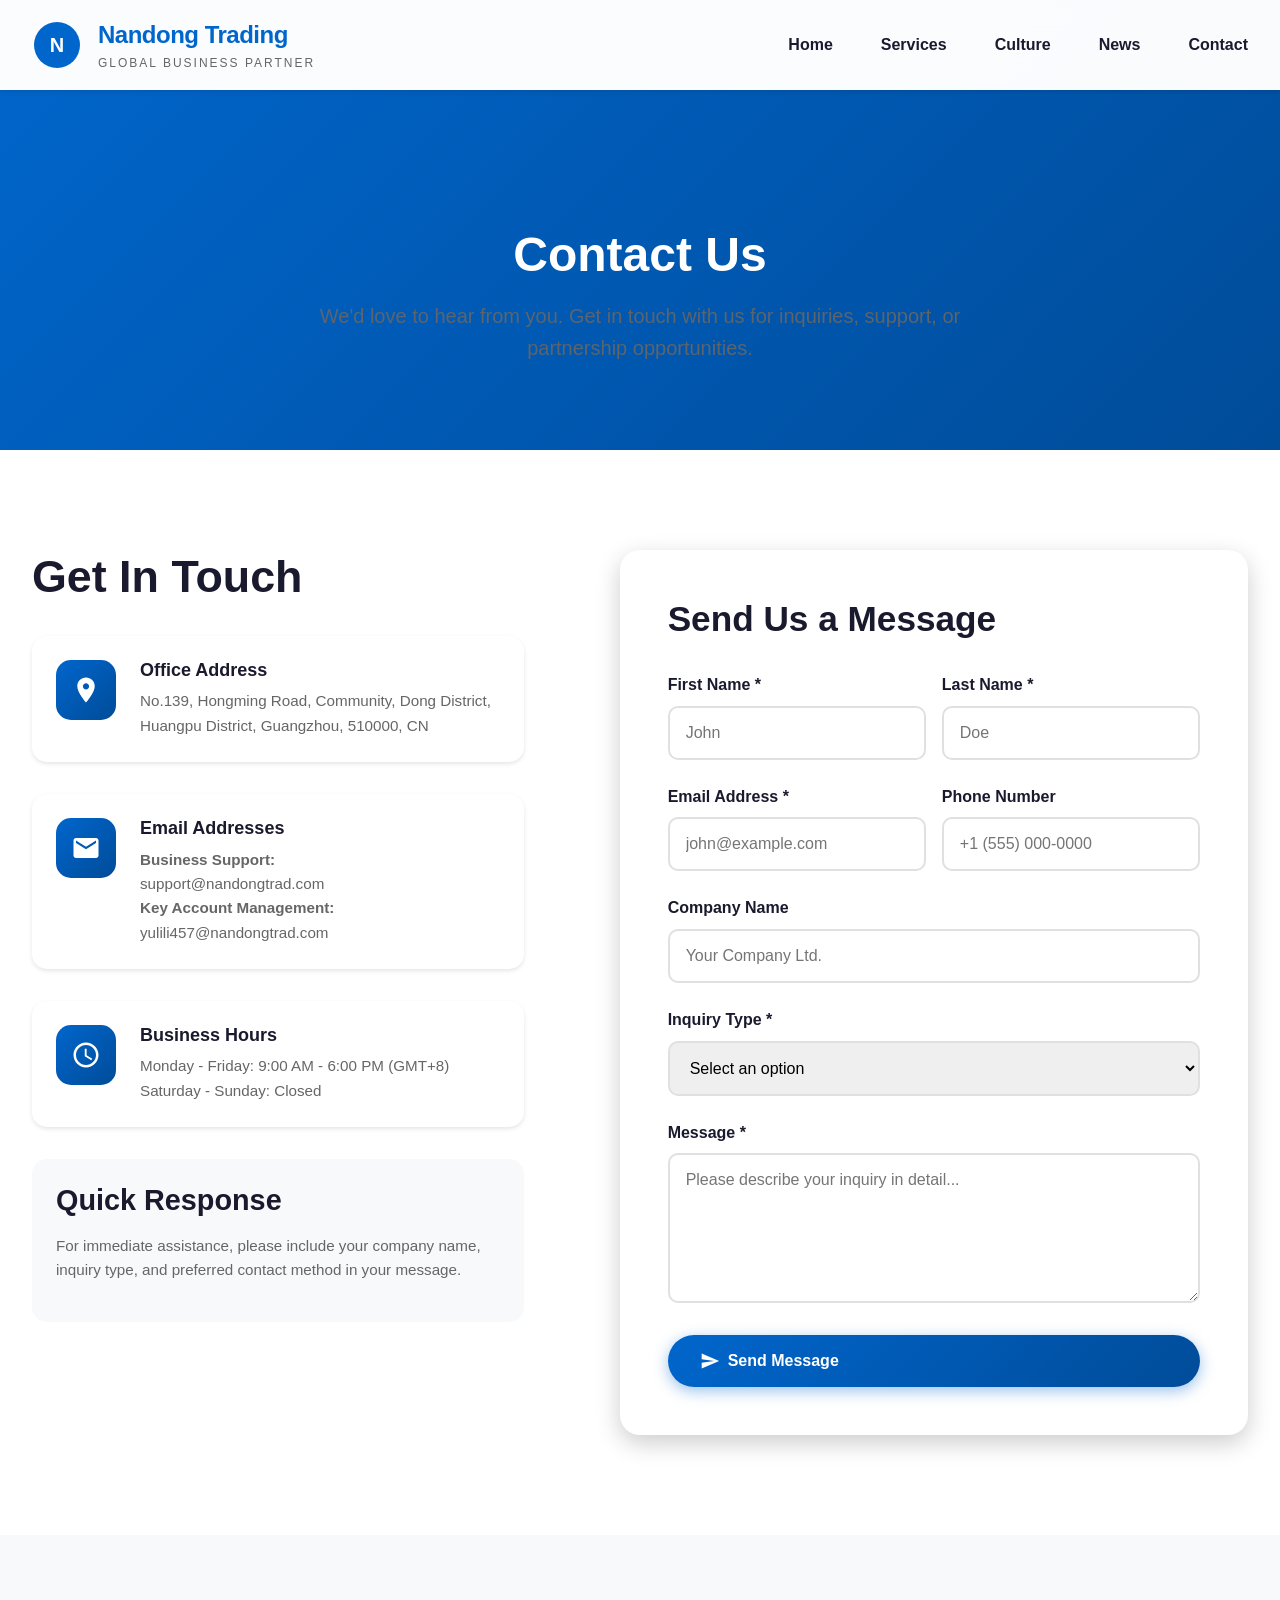
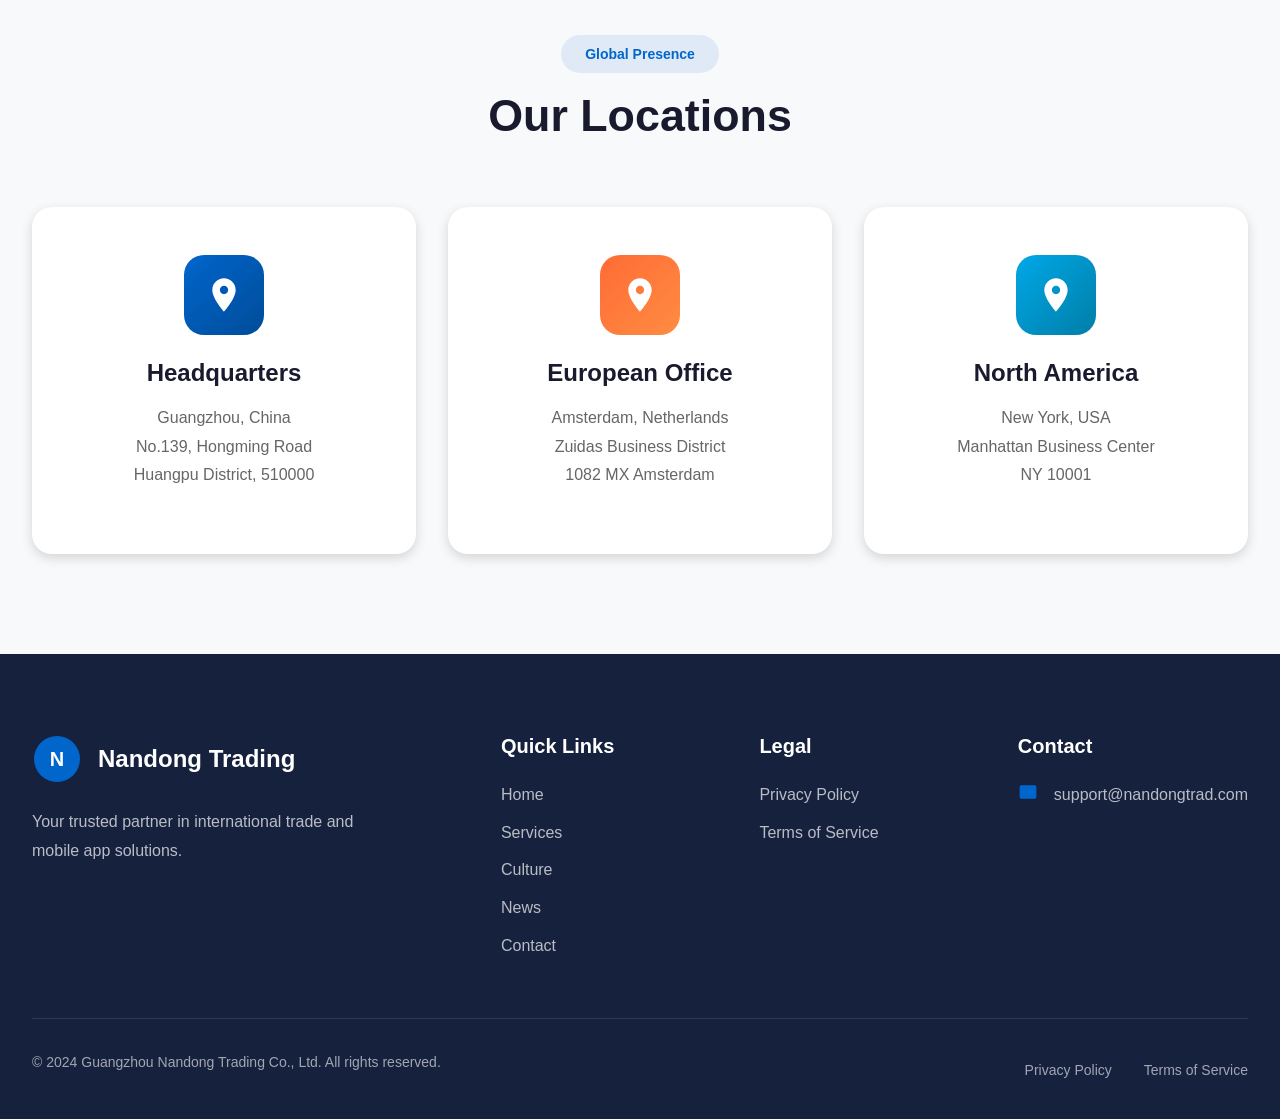
<file: contact.html>
<!DOCTYPE html>
<html lang="en">
<head>
    <meta charset="UTF-8">
    <meta name="viewport" content="width=device-width, initial-scale=1.0">
    <title>Contact Us - Guangzhou Nandong Trading Co., Ltd.</title>
    <meta name="description" content="Contact Guangzhou Nandong Trading Co., Ltd. - Get in touch with our team for business inquiries, support, and partnership opportunities.">
    <meta name="robots" content="index, follow">
    <link rel="canonical" href="https://nandongtrad.com/contact.html">
    <link rel="icon" type="image/svg+xml" href="data:image/svg+xml,%3Csvg xmlns='http://www.w3.org/2000/svg' viewBox='0 0 100 100'%3E%3Ccircle cx='50' cy='50' r='45' fill='%230066cc'/%3E%3Ctext x='50' y='60' text-anchor='middle' fill='white' font-size='40' font-weight='bold'%3EN%3C/text%3E%3C/svg%3E">
    <link rel="stylesheet" href="css/style.css">
</head>
<body>
    <a href="#main-content" class="skip-link">Skip to main content</a>
    <div class="loading"><div class="loader"></div></div>
    
    <header class="header">
        <div class="header-inner">
            <a href="index.html" class="logo" aria-label="Home">
                <svg viewBox="0 0 50 50"><circle cx="25" cy="25" r="23" fill="#0066cc"/><text x="25" y="32" text-anchor="middle" fill="white" font-size="20" font-weight="bold">N</text></svg>
                <div><div class="logo-text">Nandong Trading</div><div class="logo-tagline">Global Business Partner</div></div>
            </a>
            <nav aria-label="Main Navigation">
                <ul class="nav-menu">
                    <li><a href="index.html">Home</a></li>
                    <li><a href="services.html">Services</a></li>
                    <li><a href="culture.html">Culture</a></li>
                    <li><a href="news.html">News</a></li>
                    <li><a href="contact.html" class="active">Contact</a></li>
                </ul>
            </nav>
            <button class="menu-toggle" aria-label="Toggle Menu"><span></span><span></span><span></span></button>
        </div>
    </header>
    
    <main id="main-content">
        <section class="hero" style="min-height: 50vh; background: linear-gradient(135deg, #0066cc 0%, #004c99 100%);">
            <div class="container">
                <div style="text-align: center; padding: 120px 0 60px; color: white;">
                    <h1 style="font-size: 3rem; margin-bottom: 1rem;">Contact Us</h1>
                    <p style="font-size: 1.25rem; max-width: 700px; margin: 0 auto; opacity: 0.9;">
                        We'd love to hear from you. Get in touch with us for inquiries, support, or partnership opportunities.
                    </p>
                </div>
            </div>
        </section>
        
        <section class="section">
            <div class="container">
                <div class="contact-grid">
                    <div class="contact-info">
                        <h2 style="margin-bottom: 2rem;">Get In Touch</h2>
                        
                        <div class="contact-item fade-in">
                            <div class="contact-icon">
                                <svg viewBox="0 0 24 24"><path d="M12 2C8.13 2 5 5.13 5 9c0 5.25 7 13 7 13s7-7.75 7-13c0-3.87-3.13-7-7-7zm0 9.5c-1.38 0-2.5-1.12-2.5-2.5s1.12-2.5 2.5-2.5 2.5 1.12 2.5 2.5-1.12 2.5-2.5 2.5z"/></svg>
                            </div>
                            <div>
                                <h4>Office Address</h4>
                                <p>No.139, Hongming Road, Community, Dong District, Huangpu District, Guangzhou, 510000, CN</p>
                            </div>
                        </div>
                        
                        <div class="contact-item fade-in">
                            <div class="contact-icon">
                                <svg viewBox="0 0 24 24"><path d="M20 4H4c-1.1 0-2 .9-2 2v12c0 1.1.9 2 2 2h16c1.1 0 2-.9 2-2V6c0-1.1-.9-2-2-2zm0 4l-8 5-8-5V6l8 5 8-5v2z"/></svg>
                            </div>
                            <div>
                                <h4>Email Addresses</h4>
                                <p><strong>Business Support:</strong><br>support@nandongtrad.com</p>
                                <p><strong>Key Account Management:</strong><br>yulili457@nandongtrad.com</p>
                            </div>
                        </div>
                        
                        <div class="contact-item fade-in">
                            <div class="contact-icon">
                                <svg viewBox="0 0 24 24"><path d="M11.99 2C6.47 2 2 6.48 2 12s4.47 10 9.99 10C17.52 22 22 17.52 22 12S17.52 2 11.99 2zM12 20c-4.42 0-8-3.58-8-8s3.58-8 8-8 8 3.58 8 8-3.58 8-8 8zm.5-13H11v6l5.25 3.15.75-1.23-4.5-2.67z"/></svg>
                            </div>
                            <div>
                                <h4>Business Hours</h4>
                                <p>Monday - Friday: 9:00 AM - 6:00 PM (GMT+8)<br>Saturday - Sunday: Closed</p>
                            </div>
                        </div>
                        
                        <div style="margin-top: 2rem; padding: 1.5rem; background: #f8f9fa; border-radius: 15px;" class="fade-in">
                            <h4 style="margin-bottom: 1rem;">Quick Response</h4>
                            <p style="font-size: 0.95rem; color: #666;">For immediate assistance, please include your company name, inquiry type, and preferred contact method in your message.</p>
                        </div>
                    </div>
                    
                    <div class="contact-form-container fade-in">
                        <h3 style="margin-bottom: 2rem;">Send Us a Message</h3>
                        <form class="contact-form" action="#" method="POST">
                            <div class="form-row">
                                <div class="form-group">
                                    <label for="firstName">First Name *</label>
                                    <input type="text" id="firstName" name="firstName" required placeholder="John">
                                </div>
                                <div class="form-group">
                                    <label for="lastName">Last Name *</label>
                                    <input type="text" id="lastName" name="lastName" required placeholder="Doe">
                                </div>
                            </div>
                            
                            <div class="form-row">
                                <div class="form-group">
                                    <label for="email">Email Address *</label>
                                    <input type="email" id="email" name="email" required placeholder="john@example.com">
                                </div>
                                <div class="form-group">
                                    <label for="phone">Phone Number</label>
                                    <input type="tel" id="phone" name="phone" placeholder="+1 (555) 000-0000">
                                </div>
                            </div>
                            
                            <div class="form-group">
                                <label for="company">Company Name</label>
                                <input type="text" id="company" name="company" placeholder="Your Company Ltd.">
                            </div>
                            
                            <div class="form-group">
                                <label for="inquiryType">Inquiry Type *</label>
                                <select id="inquiryType" name="inquiryType" required>
                                    <option value="">Select an option</option>
                                    <option value="business">Business Partnership</option>
                                    <option value="mobile">Mobile App Development</option>
                                    <option value="trading">Import/Export Services</option>
                                    <option value="wholesale">Wholesale Products</option>
                                    <option value="supply-chain">Supply Chain Solutions</option>
                                    <option value="support">Technical Support</option>
                                    <option value="other">Other</option>
                                </select>
                            </div>
                            
                            <div class="form-group">
                                <label for="message">Message *</label>
                                <textarea id="message" name="message" required placeholder="Please describe your inquiry in detail..."></textarea>
                            </div>
                            
                            <button type="submit" class="btn btn-primary" style="width: 100%;">
                                <svg viewBox="0 0 24 24" width="20" height="20" fill="currentColor"><path d="M2.01 21L23 12 2.01 3 2 10l15 2-15 2z"/></svg>
                                Send Message
                            </button>
                        </form>
                    </div>
                </div>
            </div>
        </section>
        
        <section class="section section-gray">
            <div class="container">
                <div class="section-header fade-in">
                    <span class="section-badge">Global Presence</span>
                    <h2 class="section-title">Our Locations</h2>
                </div>
                
                <div class="services-grid">
                    <div class="service-card fade-in" style="text-align: center;">
                        <div class="service-icon" style="margin: 0 auto 1.5rem;"><svg viewBox="0 0 24 24"><path d="M12 2C8.13 2 5 5.13 5 9c0 5.25 7 13 7 13s7-7.75 7-13c0-3.87-3.13-7-7-7zm0 9.5c-1.38 0-2.5-1.12-2.5-2.5s1.12-2.5 2.5-2.5 2.5 1.12 2.5 2.5-1.12 2.5-2.5 2.5z"/></svg></div>
                        <h3 class="service-title">Headquarters</h3>
                        <p class="service-description">Guangzhou, China<br>No.139, Hongming Road<br>Huangpu District, 510000</p>
                    </div>
                    
                    <div class="service-card fade-in" style="text-align: center;">
                        <div class="service-icon" style="margin: 0 auto 1.5rem; background: var(--gradient-secondary);"><svg viewBox="0 0 24 24"><path d="M12 2C8.13 2 5 5.13 5 9c0 5.25 7 13 7 13s7-7.75 7-13c0-3.87-3.13-7-7-7zm0 9.5c-1.38 0-2.5-1.12-2.5-2.5s1.12-2.5 2.5-2.5 2.5 1.12 2.5 2.5-1.12 2.5-2.5 2.5z"/></svg></div>
                        <h3 class="service-title">European Office</h3>
                        <p class="service-description">Amsterdam, Netherlands<br>Zuidas Business District<br>1082 MX Amsterdam</p>
                    </div>
                    
                    <div class="service-card fade-in" style="text-align: center;">
                        <div class="service-icon" style="margin: 0 auto 1.5rem; background: var(--gradient-accent);"><svg viewBox="0 0 24 24"><path d="M12 2C8.13 2 5 5.13 5 9c0 5.25 7 13 7 13s7-7.75 7-13c0-3.87-3.13-7-7-7zm0 9.5c-1.38 0-2.5-1.12-2.5-2.5s1.12-2.5 2.5-2.5 2.5 1.12 2.5 2.5-1.12 2.5-2.5 2.5z"/></svg></div>
                        <h3 class="service-title">North America</h3>
                        <p class="service-description">New York, USA<br>Manhattan Business Center<br>NY 10001</p>
                    </div>
                </div>
            </div>
        </section>
    </main>
    
    <footer class="footer">
        <div class="container">
            <div class="footer-grid">
                <div class="footer-brand">
                    <div class="footer-logo">
                        <svg viewBox="0 0 50 50"><circle cx="25" cy="25" r="23" fill="#0066cc"/><text x="25" y="32" text-anchor="middle" fill="white" font-size="20" font-weight="bold">N</text></svg>
                        <span class="footer-logo-text">Nandong Trading</span>
                    </div>
                    <p class="footer-description">Your trusted partner in international trade and mobile app solutions.</p>
                </div>
                <div class="footer-column">
                    <h4 class="footer-title">Quick Links</h4>
                    <ul class="footer-links">
                        <li><a href="index.html">Home</a></li>
                        <li><a href="services.html">Services</a></li>
                        <li><a href="culture.html">Culture</a></li>
                        <li><a href="news.html">News</a></li>
                        <li><a href="contact.html">Contact</a></li>
                    </ul>
                </div>
                <div class="footer-column">
                    <h4 class="footer-title">Legal</h4>
                    <ul class="footer-links">
                        <li><a href="privacy.html">Privacy Policy</a></li>
                        <li><a href="terms.html">Terms of Service</a></li>
                    </ul>
                </div>
                <div class="footer-column">
                    <h4 class="footer-title">Contact</h4>
                    <div class="footer-contact-item">
                        <svg viewBox="0 0 24 24"><path d="M20 4H4c-1.1 0-2 .9-2 2v12c0 1.1.9 2 2 2h16c1.1 0 2-.9 2-2V6c0-1.1-.9-2-2-2z"/></svg>
                        <span>support@nandongtrad.com</span>
                    </div>
                </div>
            </div>
            <div class="footer-bottom">
                <p class="footer-copyright">&copy; 2024 Guangzhou Nandong Trading Co., Ltd. All rights reserved.</p>
                <div class="footer-legal-links">
                    <a href="privacy.html">Privacy Policy</a>
                    <a href="terms.html">Terms of Service</a>
                </div>
            </div>
        </div>
    </footer>
    
    <button class="back-to-top" aria-label="Back to Top"><svg viewBox="0 0 24 24"><path d="M7.41 15.41L12 10.83l4.59 4.58L18 14l-6-6-6 6z"/></svg></button>
    <script src="js/main.js"></script>
</body>
</html>
</file>
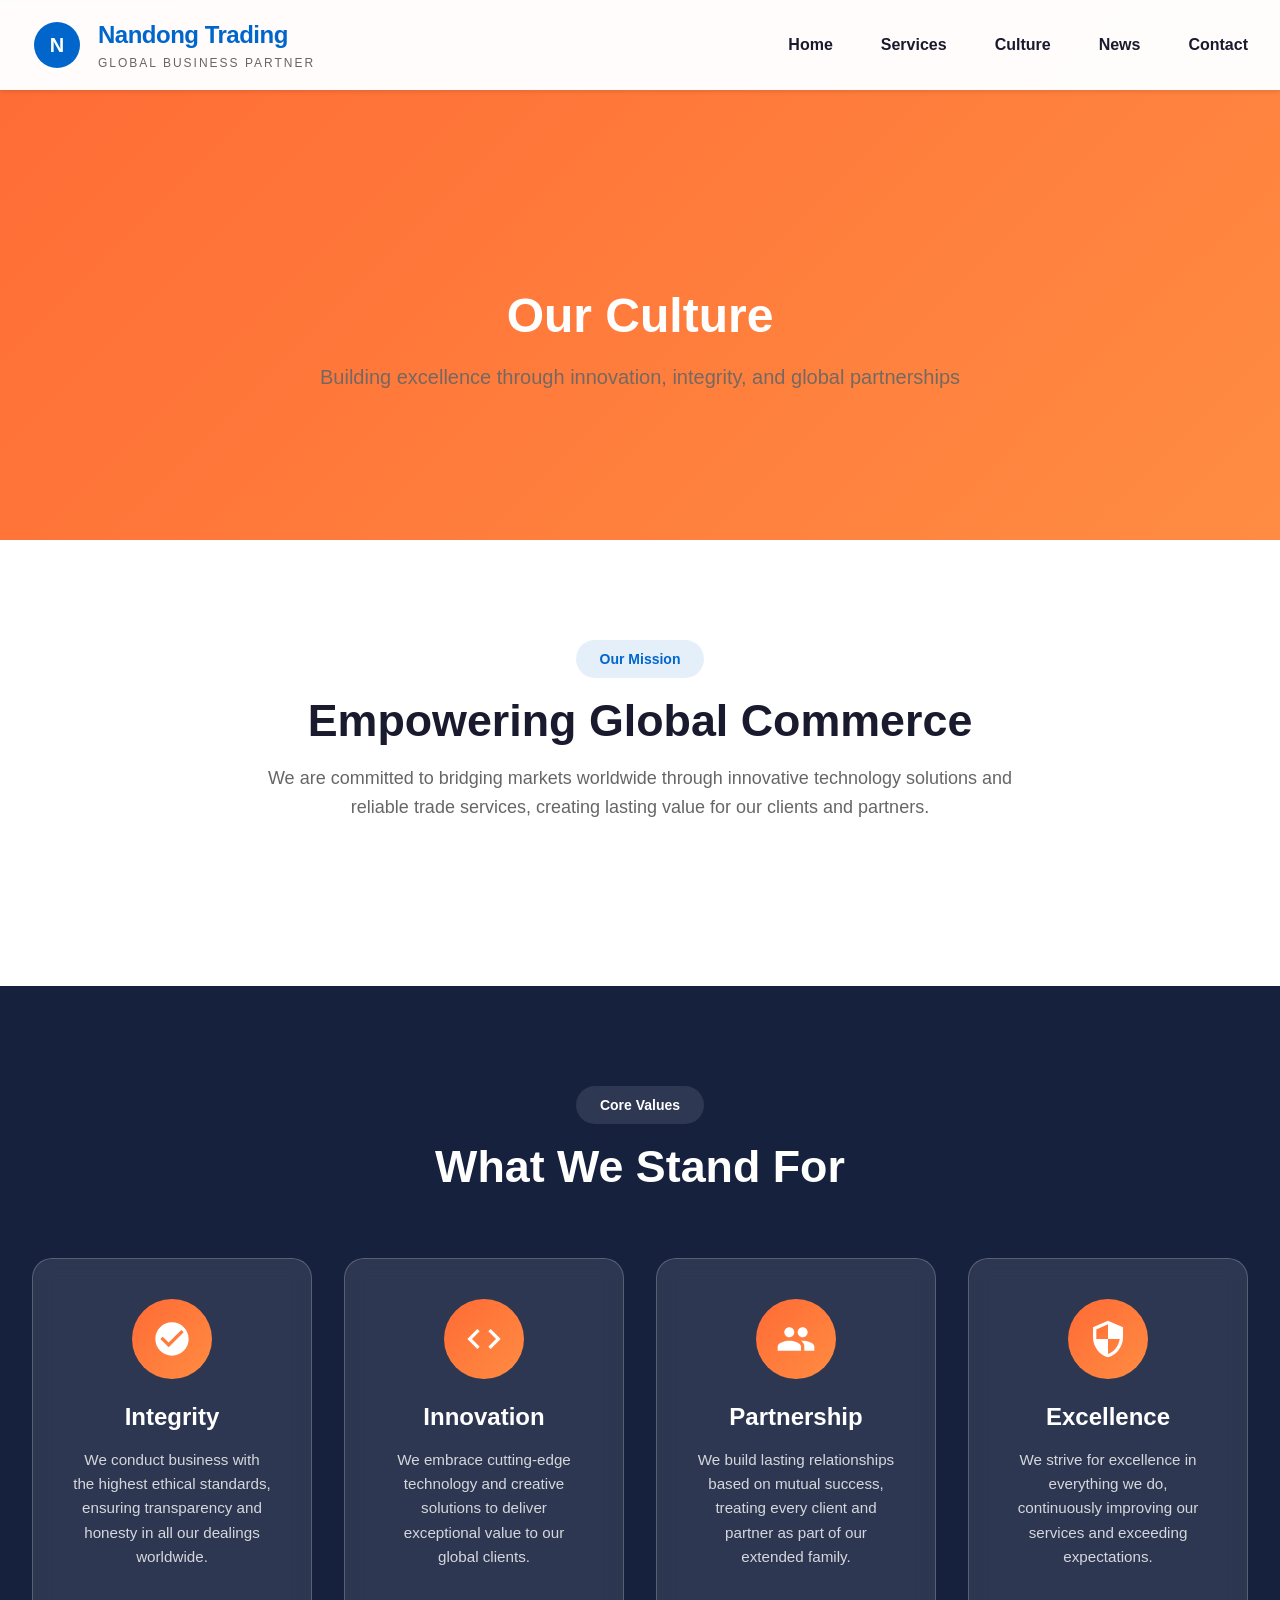
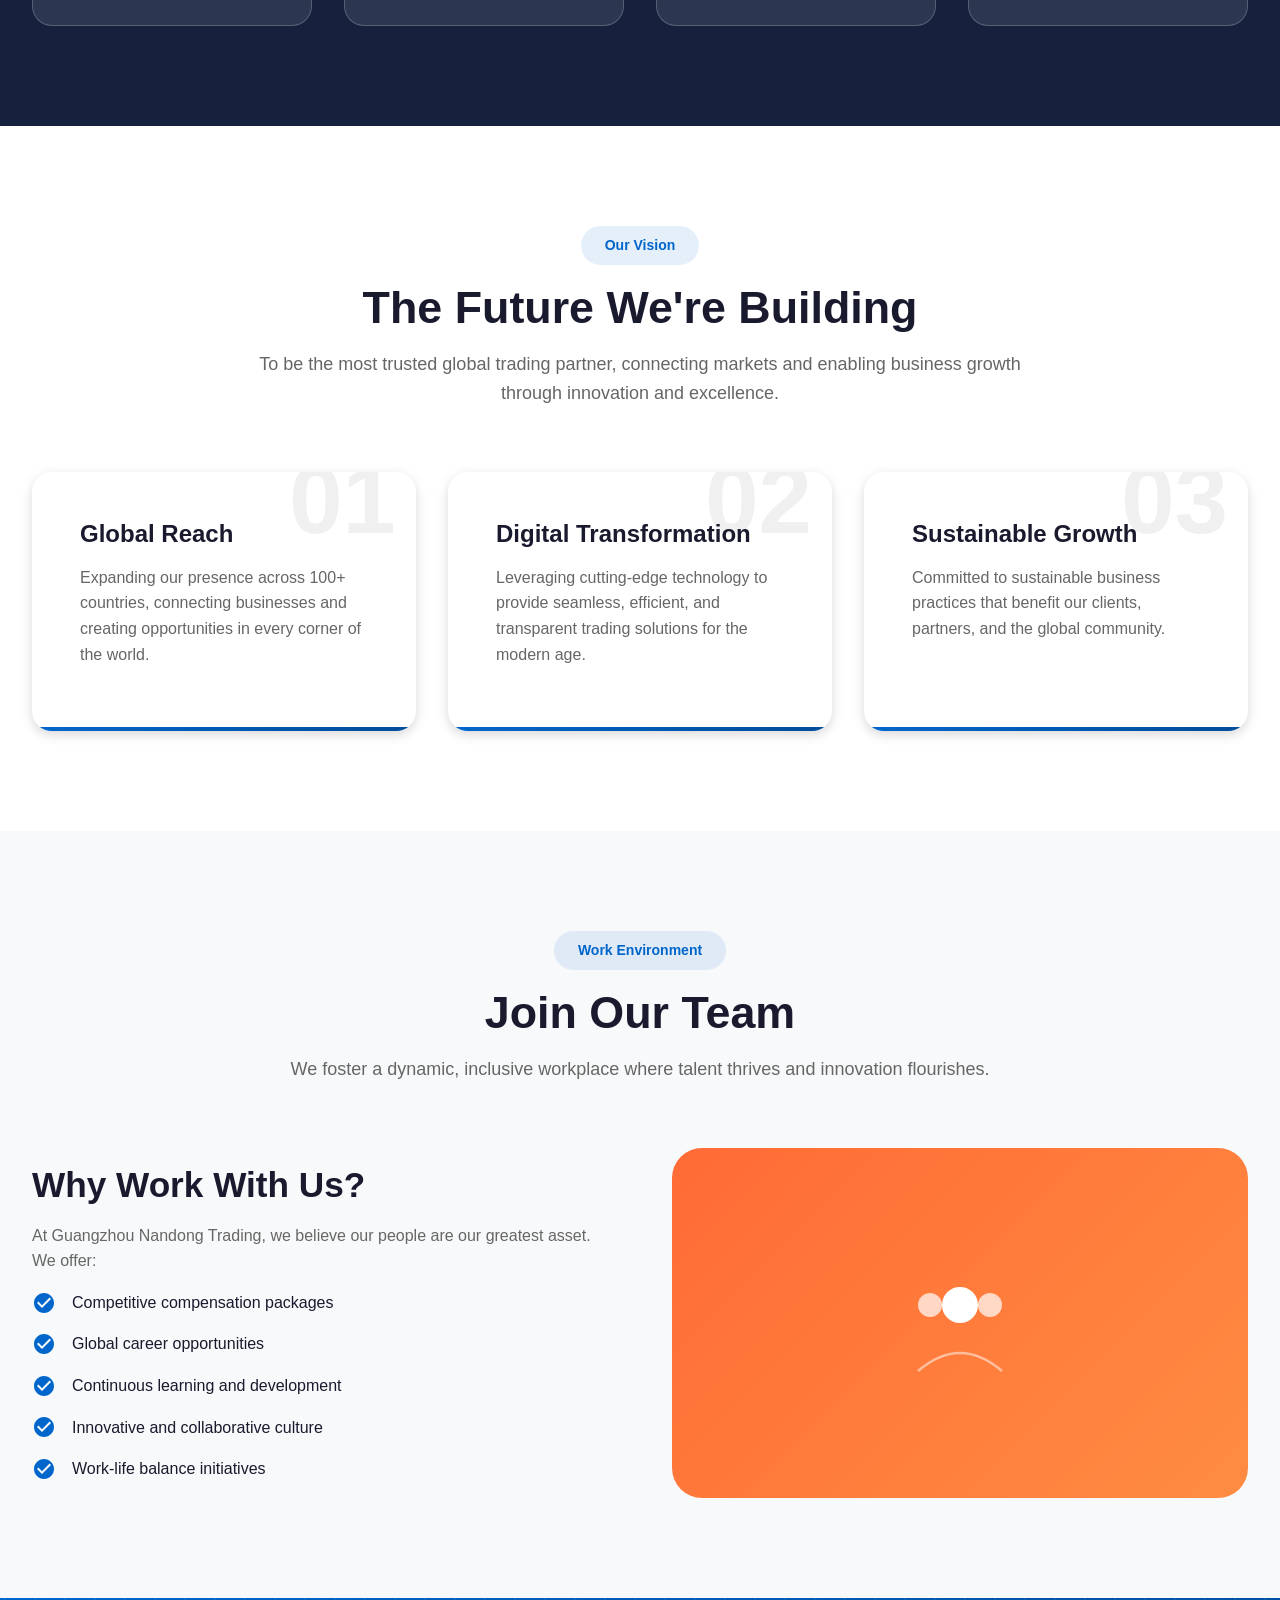
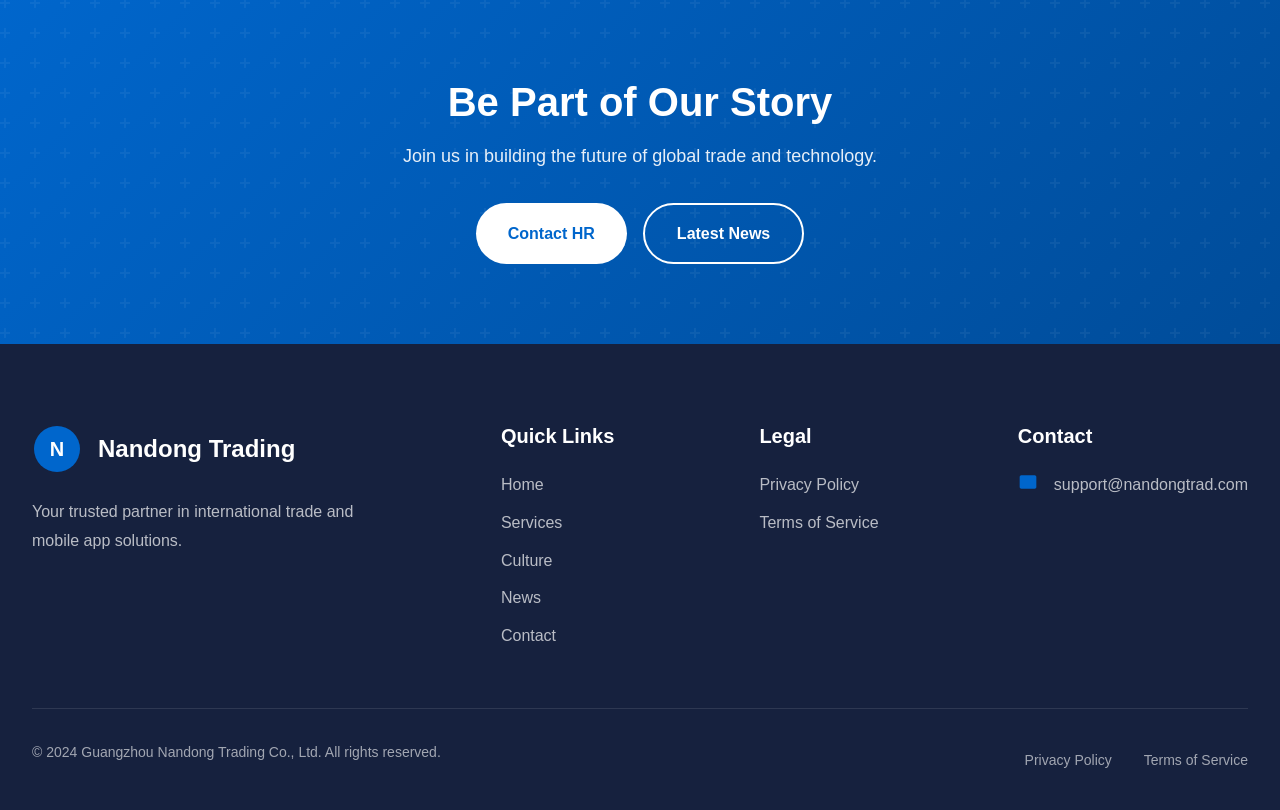
<file: culture.html>
<!DOCTYPE html>
<html lang="en">
<head>
    <meta charset="UTF-8">
    <meta name="viewport" content="width=device-width, initial-scale=1.0">
    <title>Corporate Culture - Guangzhou Nandong Trading Co., Ltd.</title>
    <meta name="description" content="Discover the corporate culture, values, and mission of Guangzhou Nandong Trading Co., Ltd. - Building excellence through innovation, integrity, and global partnerships.">
    <meta name="robots" content="index, follow">
    <link rel="canonical" href="https://nandongtrad.com/culture.html">
    <link rel="icon" type="image/svg+xml" href="data:image/svg+xml,%3Csvg xmlns='http://www.w3.org/2000/svg' viewBox='0 0 100 100'%3E%3Ccircle cx='50' cy='50' r='45' fill='%230066cc'/%3E%3Ctext x='50' y='60' text-anchor='middle' fill='white' font-size='40' font-weight='bold'%3EN%3C/text%3E%3C/svg%3E">
    <link rel="stylesheet" href="css/style.css">
</head>
<body>
    <a href="#main-content" class="skip-link">Skip to main content</a>
    <div class="loading"><div class="loader"></div></div>
    
    <header class="header">
        <div class="header-inner">
            <a href="index.html" class="logo" aria-label="Home">
                <svg viewBox="0 0 50 50"><circle cx="25" cy="25" r="23" fill="#0066cc"/><text x="25" y="32" text-anchor="middle" fill="white" font-size="20" font-weight="bold">N</text></svg>
                <div><div class="logo-text">Nandong Trading</div><div class="logo-tagline">Global Business Partner</div></div>
            </a>
            <nav aria-label="Main Navigation">
                <ul class="nav-menu">
                    <li><a href="index.html">Home</a></li>
                    <li><a href="services.html">Services</a></li>
                    <li><a href="culture.html" class="active">Culture</a></li>
                    <li><a href="news.html">News</a></li>
                    <li><a href="contact.html">Contact</a></li>
                </ul>
            </nav>
            <button class="menu-toggle" aria-label="Toggle Menu"><span></span><span></span><span></span></button>
        </div>
    </header>
    
    <main id="main-content">
        <section class="hero" style="min-height: 60vh; background: linear-gradient(135deg, #ff6b35 0%, #ff8c42 100%);">
            <div class="container">
                <div style="text-align: center; padding: 120px 0 60px; color: white;">
                    <h1 style="font-size: 3rem; margin-bottom: 1rem;">Our Culture</h1>
                    <p style="font-size: 1.25rem; max-width: 700px; margin: 0 auto; opacity: 0.9;">
                        Building excellence through innovation, integrity, and global partnerships
                    </p>
                </div>
            </div>
        </section>
        
        <section class="section">
            <div class="container">
                <div class="section-header fade-in">
                    <span class="section-badge">Our Mission</span>
                    <h2 class="section-title">Empowering Global Commerce</h2>
                    <p class="section-description">
                        We are committed to bridging markets worldwide through innovative technology solutions and reliable trade services, creating lasting value for our clients and partners.
                    </p>
                </div>
            </div>
        </section>
        
        <section class="section section-dark">
            <div class="container">
                <div class="section-header fade-in">
                    <span class="section-badge">Core Values</span>
                    <h2 class="section-title">What We Stand For</h2>
                </div>
                
                <div class="culture-grid">
                    <article class="culture-card fade-in">
                        <div class="culture-icon"><svg viewBox="0 0 24 24"><path d="M12 2C6.48 2 2 6.48 2 12s4.48 10 10 10 10-4.48 10-10S17.52 2 12 2zm-2 15l-5-5 1.41-1.41L10 14.17l7.59-7.59L19 8l-9 9z"/></svg></div>
                        <h3 class="culture-title">Integrity</h3>
                        <p class="culture-description">We conduct business with the highest ethical standards, ensuring transparency and honesty in all our dealings worldwide.</p>
                    </article>
                    
                    <article class="culture-card fade-in">
                        <div class="culture-icon"><svg viewBox="0 0 24 24"><path d="M9.4 16.6L4.8 12l4.6-4.6L8 6l-6 6 6 6 1.4-1.4zm5.2 0l4.6-4.6-4.6-4.6L16 6l6 6-6 6-1.4-1.4z"/></svg></div>
                        <h3 class="culture-title">Innovation</h3>
                        <p class="culture-description">We embrace cutting-edge technology and creative solutions to deliver exceptional value to our global clients.</p>
                    </article>
                    
                    <article class="culture-card fade-in">
                        <div class="culture-icon"><svg viewBox="0 0 24 24"><path d="M16 11c1.66 0 2.99-1.34 2.99-3S17.66 5 16 5c-1.66 0-3 1.34-3 3s1.34 3 3 3zm-8 0c1.66 0 2.99-1.34 2.99-3S9.66 5 8 5C6.34 5 5 6.34 5 8s1.34 3 3 3zm0 2c-2.33 0-7 1.17-7 3.5V19h14v-2.5c0-2.33-4.67-3.5-7-3.5zm8 0c-.29 0-.62.02-.97.05 1.16.84 1.97 1.97 1.97 3.45V19h6v-2.5c0-2.33-4.67-3.5-7-3.5z"/></svg></div>
                        <h3 class="culture-title">Partnership</h3>
                        <p class="culture-description">We build lasting relationships based on mutual success, treating every client and partner as part of our extended family.</p>
                    </article>
                    
                    <article class="culture-card fade-in">
                        <div class="culture-icon"><svg viewBox="0 0 24 24"><path d="M12 1L3 5v6c0 5.55 3.84 10.74 9 12 5.16-1.26 9-6.45 9-12V5l-9-4zm0 10.99h7c-.53 4.12-3.28 7.79-7 8.94V12H5V6.3l7-3.11v8.8z"/></svg></div>
                        <h3 class="culture-title">Excellence</h3>
                        <p class="culture-description">We strive for excellence in everything we do, continuously improving our services and exceeding expectations.</p>
                    </article>
                </div>
            </div>
        </section>
        
        <section class="section">
            <div class="container">
                <div class="section-header fade-in">
                    <span class="section-badge">Our Vision</span>
                    <h2 class="section-title">The Future We're Building</h2>
                    <p class="section-description">
                        To be the most trusted global trading partner, connecting markets and enabling business growth through innovation and excellence.
                    </p>
                </div>
                
                <div class="values-grid">
                    <article class="value-card fade-in">
                        <span class="value-number">01</span>
                        <h3 class="value-title">Global Reach</h3>
                        <p class="value-description">Expanding our presence across 100+ countries, connecting businesses and creating opportunities in every corner of the world.</p>
                    </article>
                    
                    <article class="value-card fade-in">
                        <span class="value-number">02</span>
                        <h3 class="value-title">Digital Transformation</h3>
                        <p class="value-description">Leveraging cutting-edge technology to provide seamless, efficient, and transparent trading solutions for the modern age.</p>
                    </article>
                    
                    <article class="value-card fade-in">
                        <span class="value-number">03</span>
                        <h3 class="value-title">Sustainable Growth</h3>
                        <p class="value-description">Committed to sustainable business practices that benefit our clients, partners, and the global community.</p>
                    </article>
                </div>
            </div>
        </section>
        
        <section class="section section-gray">
            <div class="container">
                <div class="section-header fade-in">
                    <span class="section-badge">Work Environment</span>
                    <h2 class="section-title">Join Our Team</h2>
                    <p class="section-description">
                        We foster a dynamic, inclusive workplace where talent thrives and innovation flourishes.
                    </p>
                </div>
                
                <div class="about-grid">
                    <div class="about-content fade-in">
                        <h3>Why Work With Us?</h3>
                        <p>At Guangzhou Nandong Trading, we believe our people are our greatest asset. We offer:</p>
                        <ul style="list-style: none; padding: 0;">
                            <li style="display: flex; align-items: center; gap: 1rem; margin-bottom: 1rem;">
                                <svg viewBox="0 0 24 24" width="24" height="24" fill="#0066cc"><path d="M12 2C6.48 2 2 6.48 2 12s4.48 10 10 10 10-4.48 10-10S17.52 2 12 2zm-2 15l-5-5 1.41-1.41L10 14.17l7.59-7.59L19 8l-9 9z"/></svg>
                                <span>Competitive compensation packages</span>
                            </li>
                            <li style="display: flex; align-items: center; gap: 1rem; margin-bottom: 1rem;">
                                <svg viewBox="0 0 24 24" width="24" height="24" fill="#0066cc"><path d="M12 2C6.48 2 2 6.48 2 12s4.48 10 10 10 10-4.48 10-10S17.52 2 12 2zm-2 15l-5-5 1.41-1.41L10 14.17l7.59-7.59L19 8l-9 9z"/></svg>
                                <span>Global career opportunities</span>
                            </li>
                            <li style="display: flex; align-items: center; gap: 1rem; margin-bottom: 1rem;">
                                <svg viewBox="0 0 24 24" width="24" height="24" fill="#0066cc"><path d="M12 2C6.48 2 2 6.48 2 12s4.48 10 10 10 10-4.48 10-10S17.52 2 12 2zm-2 15l-5-5 1.41-1.41L10 14.17l7.59-7.59L19 8l-9 9z"/></svg>
                                <span>Continuous learning and development</span>
                            </li>
                            <li style="display: flex; align-items: center; gap: 1rem; margin-bottom: 1rem;">
                                <svg viewBox="0 0 24 24" width="24" height="24" fill="#0066cc"><path d="M12 2C6.48 2 2 6.48 2 12s4.48 10 10 10 10-4.48 10-10S17.52 2 12 2zm-2 15l-5-5 1.41-1.41L10 14.17l7.59-7.59L19 8l-9 9z"/></svg>
                                <span>Innovative and collaborative culture</span>
                            </li>
                            <li style="display: flex; align-items: center; gap: 1rem;">
                                <svg viewBox="0 0 24 24" width="24" height="24" fill="#0066cc"><path d="M12 2C6.48 2 2 6.48 2 12s4.48 10 10 10 10-4.48 10-10S17.52 2 12 2zm-2 15l-5-5 1.41-1.41L10 14.17l7.59-7.59L19 8l-9 9z"/></svg>
                                <span>Work-life balance initiatives</span>
                            </li>
                        </ul>
                    </div>
                    <div class="about-image fade-in">
                        <div style="width: 100%; height: 350px; background: linear-gradient(135deg, #ff6b35 0%, #ff8c42 100%); border-radius: 30px; display: flex; align-items: center; justify-content: center;">
                            <svg viewBox="0 0 200 200" width="120" height="120">
                                <circle cx="100" cy="70" r="30" fill="white"/>
                                <circle cx="50" cy="70" r="20" fill="white" opacity="0.7"/>
                                <circle cx="150" cy="70" r="20" fill="white" opacity="0.7"/>
                                <path d="M30 180 Q100 120 170 180" stroke="white" stroke-width="4" fill="none" opacity="0.5"/>
                            </svg>
                        </div>
                    </div>
                </div>
            </div>
        </section>
        
        <section class="cta-section">
            <div class="container">
                <div class="cta-content fade-in">
                    <h2 class="cta-title">Be Part of Our Story</h2>
                    <p class="cta-description">Join us in building the future of global trade and technology.</p>
                    <div class="cta-buttons">
                        <a href="contact.html" class="btn btn-white">Contact HR</a>
                        <a href="news.html" class="btn btn-outline-white">Latest News</a>
                    </div>
                </div>
            </div>
        </section>
    </main>
    
    <footer class="footer">
        <div class="container">
            <div class="footer-grid">
                <div class="footer-brand">
                    <div class="footer-logo">
                        <svg viewBox="0 0 50 50"><circle cx="25" cy="25" r="23" fill="#0066cc"/><text x="25" y="32" text-anchor="middle" fill="white" font-size="20" font-weight="bold">N</text></svg>
                        <span class="footer-logo-text">Nandong Trading</span>
                    </div>
                    <p class="footer-description">Your trusted partner in international trade and mobile app solutions.</p>
                </div>
                <div class="footer-column">
                    <h4 class="footer-title">Quick Links</h4>
                    <ul class="footer-links">
                        <li><a href="index.html">Home</a></li>
                        <li><a href="services.html">Services</a></li>
                        <li><a href="culture.html">Culture</a></li>
                        <li><a href="news.html">News</a></li>
                        <li><a href="contact.html">Contact</a></li>
                    </ul>
                </div>
                <div class="footer-column">
                    <h4 class="footer-title">Legal</h4>
                    <ul class="footer-links">
                        <li><a href="privacy.html">Privacy Policy</a></li>
                        <li><a href="terms.html">Terms of Service</a></li>
                    </ul>
                </div>
                <div class="footer-column">
                    <h4 class="footer-title">Contact</h4>
                    <div class="footer-contact-item">
                        <svg viewBox="0 0 24 24"><path d="M20 4H4c-1.1 0-2 .9-2 2v12c0 1.1.9 2 2 2h16c1.1 0 2-.9 2-2V6c0-1.1-.9-2-2-2z"/></svg>
                        <span>support@nandongtrad.com</span>
                    </div>
                </div>
            </div>
            <div class="footer-bottom">
                <p class="footer-copyright">&copy; 2024 Guangzhou Nandong Trading Co., Ltd. All rights reserved.</p>
                <div class="footer-legal-links">
                    <a href="privacy.html">Privacy Policy</a>
                    <a href="terms.html">Terms of Service</a>
                </div>
            </div>
        </div>
    </footer>
    
    <button class="back-to-top" aria-label="Back to Top"><svg viewBox="0 0 24 24"><path d="M7.41 15.41L12 10.83l4.59 4.58L18 14l-6-6-6 6z"/></svg></button>
    <script src="js/main.js"></script>
</body>
</html>
</file>
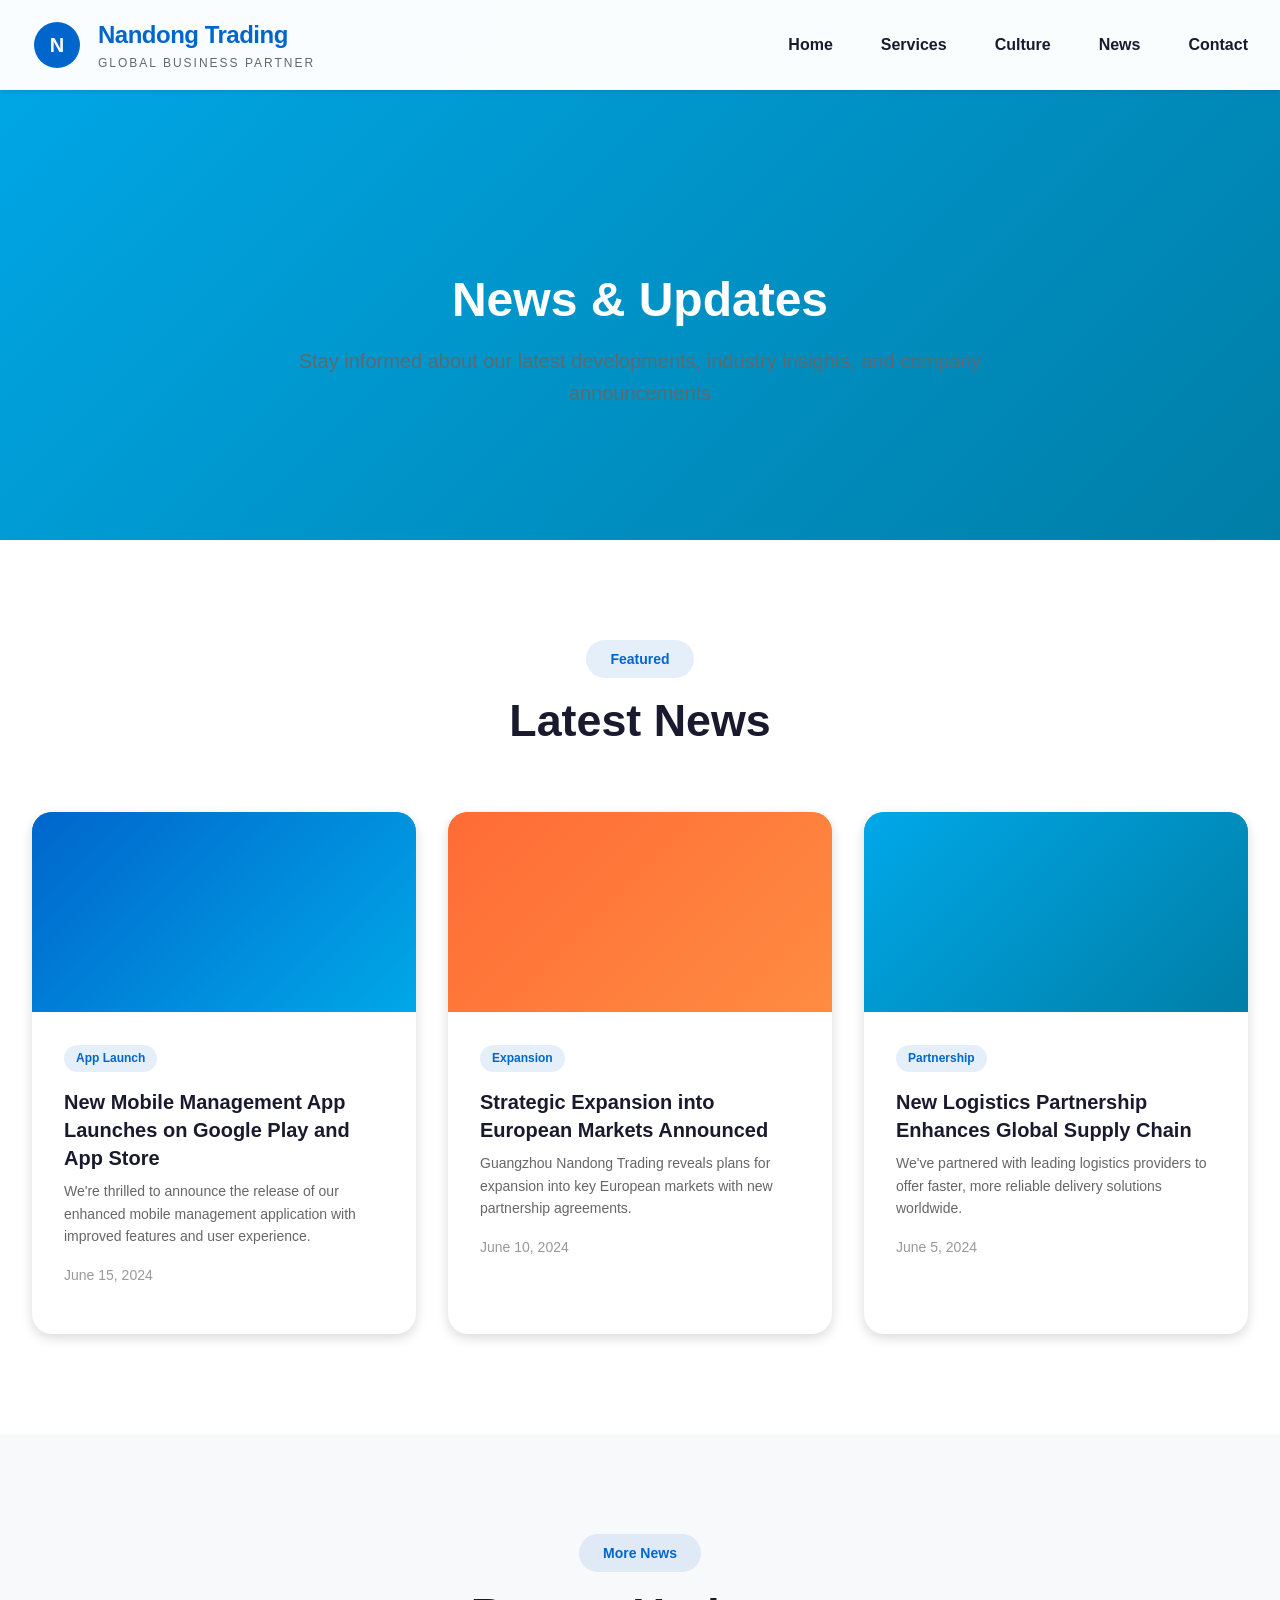
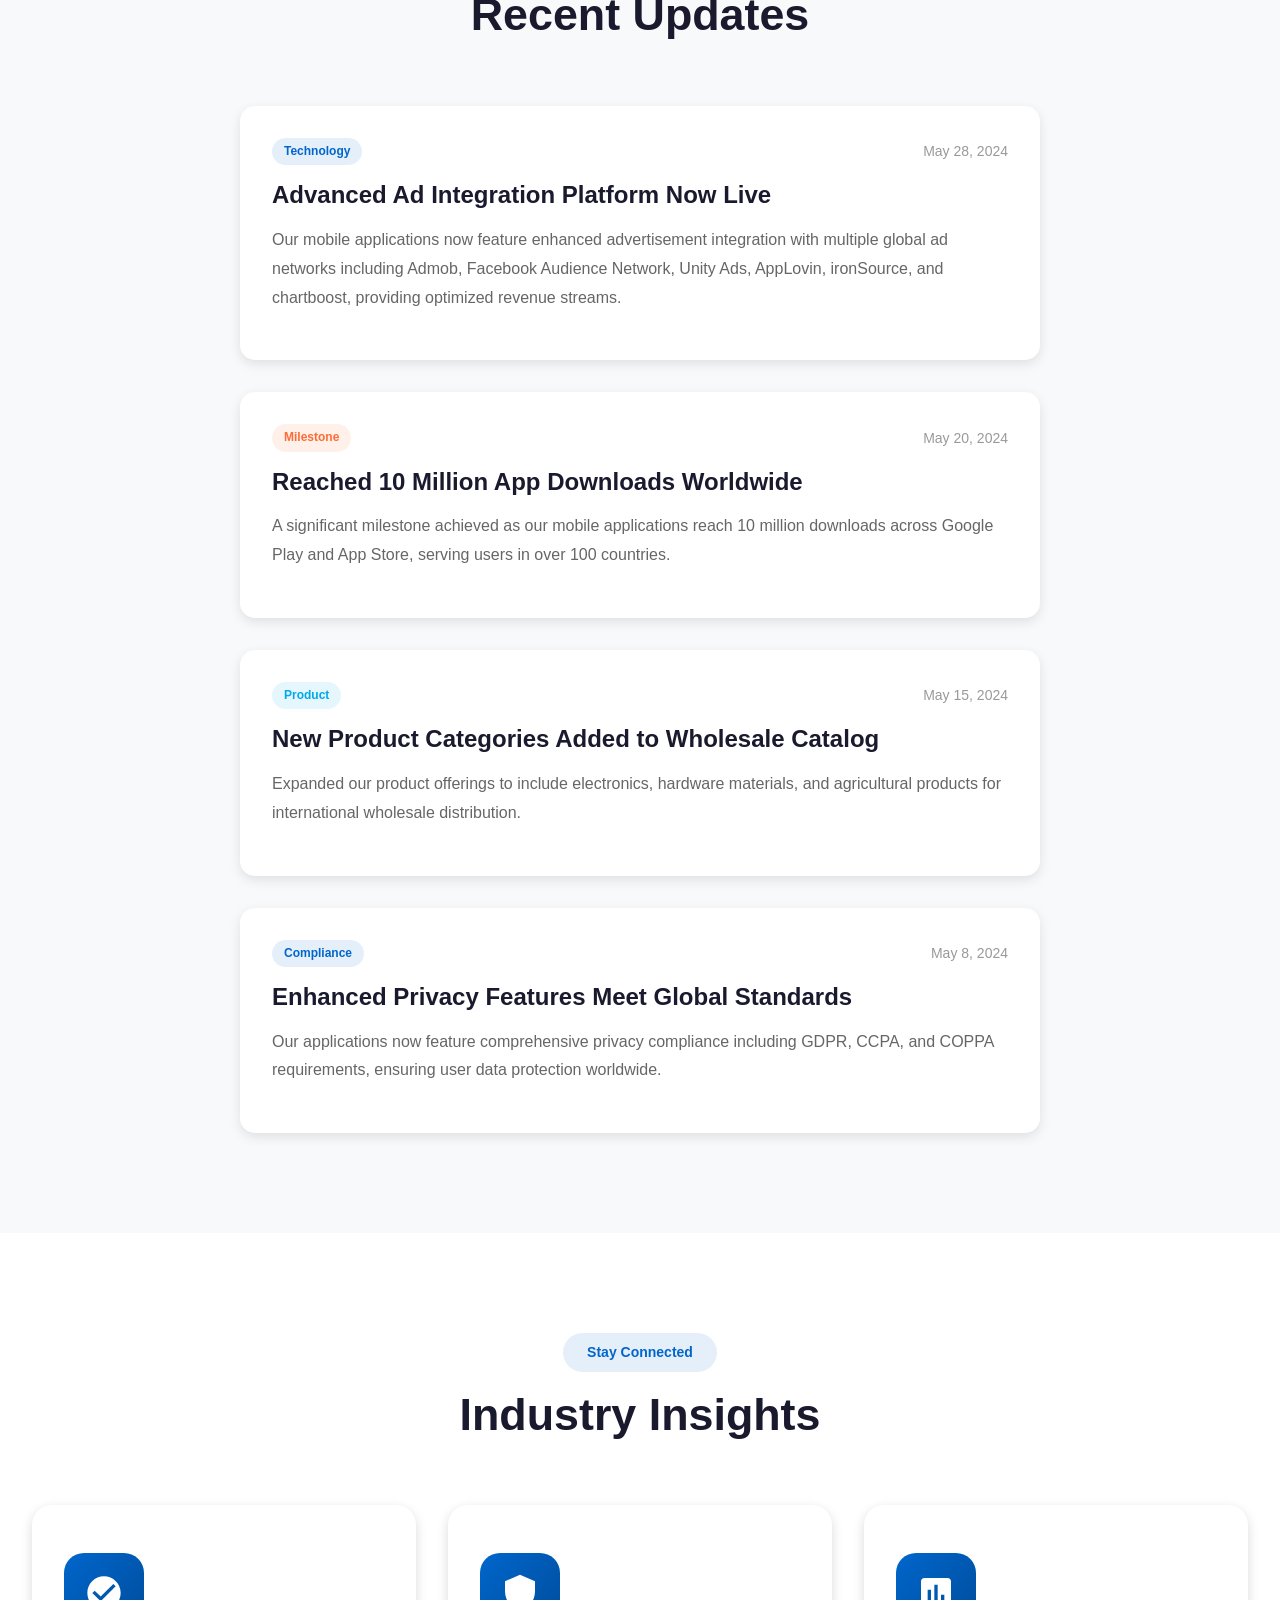
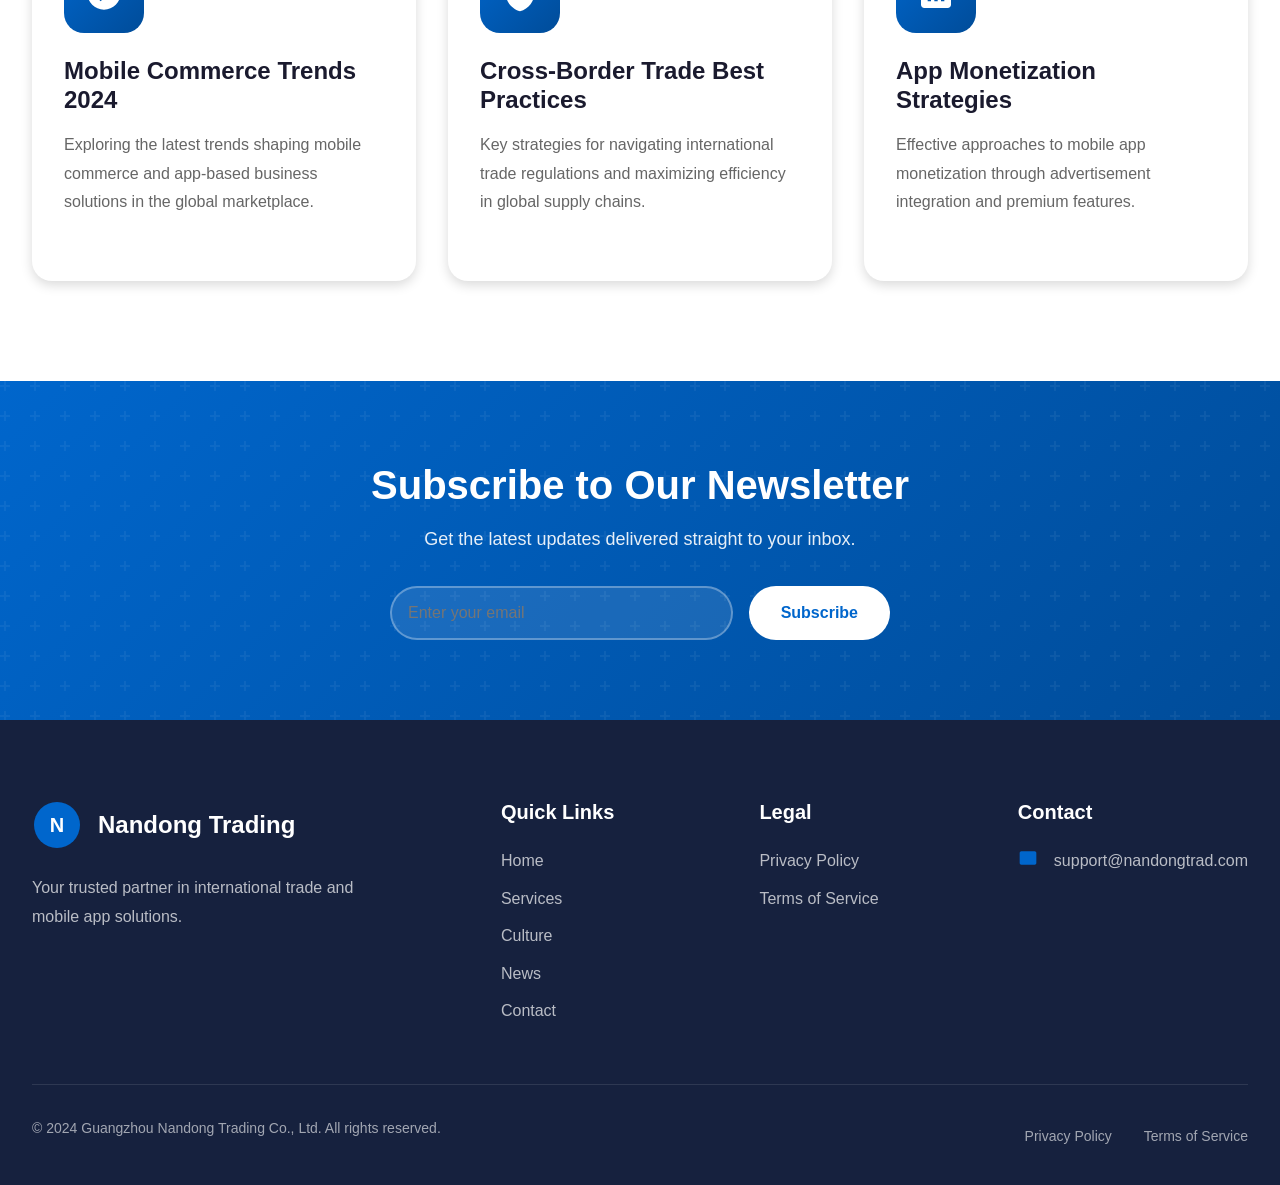
<file: news.html>
<!DOCTYPE html>
<html lang="en">
<head>
    <meta charset="UTF-8">
    <meta name="viewport" content="width=device-width, initial-scale=1.0">
    <title>News & Updates - Guangzhou Nandong Trading Co., Ltd.</title>
    <meta name="description" content="Stay updated with the latest news, announcements, and insights from Guangzhou Nandong Trading Co., Ltd. - Mobile app launches, market expansions, and industry trends.">
    <meta name="robots" content="index, follow">
    <link rel="canonical" href="https://nandongtrad.com/news.html">
    <link rel="icon" type="image/svg+xml" href="data:image/svg+xml,%3Csvg xmlns='http://www.w3.org/2000/svg' viewBox='0 0 100 100'%3E%3Ccircle cx='50' cy='50' r='45' fill='%230066cc'/%3E%3Ctext x='50' y='60' text-anchor='middle' fill='white' font-size='40' font-weight='bold'%3EN%3C/text%3E%3C/svg%3E">
    <link rel="stylesheet" href="css/style.css">
</head>
<body>
    <a href="#main-content" class="skip-link">Skip to main content</a>
    <div class="loading"><div class="loader"></div></div>
    
    <header class="header">
        <div class="header-inner">
            <a href="index.html" class="logo" aria-label="Home">
                <svg viewBox="0 0 50 50"><circle cx="25" cy="25" r="23" fill="#0066cc"/><text x="25" y="32" text-anchor="middle" fill="white" font-size="20" font-weight="bold">N</text></svg>
                <div><div class="logo-text">Nandong Trading</div><div class="logo-tagline">Global Business Partner</div></div>
            </a>
            <nav aria-label="Main Navigation">
                <ul class="nav-menu">
                    <li><a href="index.html">Home</a></li>
                    <li><a href="services.html">Services</a></li>
                    <li><a href="culture.html">Culture</a></li>
                    <li><a href="news.html" class="active">News</a></li>
                    <li><a href="contact.html">Contact</a></li>
                </ul>
            </nav>
            <button class="menu-toggle" aria-label="Toggle Menu"><span></span><span></span><span></span></button>
        </div>
    </header>
    
    <main id="main-content">
        <section class="hero" style="min-height: 60vh; background: linear-gradient(135deg, #00a8e8 0%, #007ea7 100%);">
            <div class="container">
                <div style="text-align: center; padding: 120px 0 60px; color: white;">
                    <h1 style="font-size: 3rem; margin-bottom: 1rem;">News & Updates</h1>
                    <p style="font-size: 1.25rem; max-width: 700px; margin: 0 auto; opacity: 0.9;">
                        Stay informed about our latest developments, industry insights, and company announcements
                    </p>
                </div>
            </div>
        </section>
        
        <section class="section">
            <div class="container">
                <div class="section-header fade-in">
                    <span class="section-badge">Featured</span>
                    <h2 class="section-title">Latest News</h2>
                </div>
                
                <div class="news-grid">
                    <article class="news-card fade-in">
                        <div class="news-image" style="background: linear-gradient(135deg, #0066cc 0%, #00a8e8 100%);"></div>
                        <div class="news-content">
                            <span class="news-category">App Launch</span>
                            <h3 class="news-title">New Mobile Management App Launches on Google Play and App Store</h3>
                            <p class="news-excerpt">We're thrilled to announce the release of our enhanced mobile management application with improved features and user experience.</p>
                            <p style="font-size: 0.875rem; color: #999; margin-top: 1rem;">June 15, 2024</p>
                        </div>
                    </article>
                    
                    <article class="news-card fade-in">
                        <div class="news-image" style="background: linear-gradient(135deg, #ff6b35 0%, #ff8c42 100%);"></div>
                        <div class="news-content">
                            <span class="news-category">Expansion</span>
                            <h3 class="news-title">Strategic Expansion into European Markets Announced</h3>
                            <p class="news-excerpt">Guangzhou Nandong Trading reveals plans for expansion into key European markets with new partnership agreements.</p>
                            <p style="font-size: 0.875rem; color: #999; margin-top: 1rem;">June 10, 2024</p>
                        </div>
                    </article>
                    
                    <article class="news-card fade-in">
                        <div class="news-image" style="background: linear-gradient(135deg, #00a8e8 0%, #007ea7 100%);"></div>
                        <div class="news-content">
                            <span class="news-category">Partnership</span>
                            <h3 class="news-title">New Logistics Partnership Enhances Global Supply Chain</h3>
                            <p class="news-excerpt">We've partnered with leading logistics providers to offer faster, more reliable delivery solutions worldwide.</p>
                            <p style="font-size: 0.875rem; color: #999; margin-top: 1rem;">June 5, 2024</p>
                        </div>
                    </article>
                </div>
            </div>
        </section>
        
        <section class="section section-gray">
            <div class="container">
                <div class="section-header fade-in">
                    <span class="section-badge">More News</span>
                    <h2 class="section-title">Recent Updates</h2>
                </div>
                
                <div style="max-width: 800px; margin: 0 auto;">
                    <article class="fade-in" style="background: white; padding: 2rem; border-radius: 15px; margin-bottom: 2rem; box-shadow: 0 4px 12px rgba(0,0,0,0.1);">
                        <div style="display: flex; justify-content: space-between; align-items: center; margin-bottom: 1rem;">
                            <span style="background: rgba(0, 102, 204, 0.1); color: #0066cc; padding: 0.25rem 0.75rem; border-radius: 50px; font-size: 0.75rem; font-weight: 600;">Technology</span>
                            <span style="color: #999; font-size: 0.875rem;">May 28, 2024</span>
                        </div>
                        <h3 style="font-size: 1.5rem; margin-bottom: 1rem;">Advanced Ad Integration Platform Now Live</h3>
                        <p style="color: #666; line-height: 1.8;">Our mobile applications now feature enhanced advertisement integration with multiple global ad networks including Admob, Facebook Audience Network, Unity Ads, AppLovin, ironSource, and chartboost, providing optimized revenue streams.</p>
                    </article>
                    
                    <article class="fade-in" style="background: white; padding: 2rem; border-radius: 15px; margin-bottom: 2rem; box-shadow: 0 4px 12px rgba(0,0,0,0.1);">
                        <div style="display: flex; justify-content: space-between; align-items: center; margin-bottom: 1rem;">
                            <span style="background: rgba(255, 107, 53, 0.1); color: #ff6b35; padding: 0.25rem 0.75rem; border-radius: 50px; font-size: 0.75rem; font-weight: 600;">Milestone</span>
                            <span style="color: #999; font-size: 0.875rem;">May 20, 2024</span>
                        </div>
                        <h3 style="font-size: 1.5rem; margin-bottom: 1rem;">Reached 10 Million App Downloads Worldwide</h3>
                        <p style="color: #666; line-height: 1.8;">A significant milestone achieved as our mobile applications reach 10 million downloads across Google Play and App Store, serving users in over 100 countries.</p>
                    </article>
                    
                    <article class="fade-in" style="background: white; padding: 2rem; border-radius: 15px; margin-bottom: 2rem; box-shadow: 0 4px 12px rgba(0,0,0,0.1);">
                        <div style="display: flex; justify-content: space-between; align-items: center; margin-bottom: 1rem;">
                            <span style="background: rgba(0, 168, 232, 0.1); color: #00a8e8; padding: 0.25rem 0.75rem; border-radius: 50px; font-size: 0.75rem; font-weight: 600;">Product</span>
                            <span style="color: #999; font-size: 0.875rem;">May 15, 2024</span>
                        </div>
                        <h3 style="font-size: 1.5rem; margin-bottom: 1rem;">New Product Categories Added to Wholesale Catalog</h3>
                        <p style="color: #666; line-height: 1.8;">Expanded our product offerings to include electronics, hardware materials, and agricultural products for international wholesale distribution.</p>
                    </article>
                    
                    <article class="fade-in" style="background: white; padding: 2rem; border-radius: 15px; box-shadow: 0 4px 12px rgba(0,0,0,0.1);">
                        <div style="display: flex; justify-content: space-between; align-items: center; margin-bottom: 1rem;">
                            <span style="background: rgba(0, 102, 204, 0.1); color: #0066cc; padding: 0.25rem 0.75rem; border-radius: 50px; font-size: 0.75rem; font-weight: 600;">Compliance</span>
                            <span style="color: #999; font-size: 0.875rem;">May 8, 2024</span>
                        </div>
                        <h3 style="font-size: 1.5rem; margin-bottom: 1rem;">Enhanced Privacy Features Meet Global Standards</h3>
                        <p style="color: #666; line-height: 1.8;">Our applications now feature comprehensive privacy compliance including GDPR, CCPA, and COPPA requirements, ensuring user data protection worldwide.</p>
                    </article>
                </div>
            </div>
        </section>
        
        <section class="section">
            <div class="container">
                <div class="section-header fade-in">
                    <span class="section-badge">Stay Connected</span>
                    <h2 class="section-title">Industry Insights</h2>
                </div>
                
                <div class="services-grid">
                    <article class="service-card fade-in">
                        <div class="service-icon"><svg viewBox="0 0 24 24"><path d="M12 2C6.48 2 2 6.48 2 12s4.48 10 10 10 10-4.48 10-10S17.52 2 12 2zm-2 15l-5-5 1.41-1.41L10 14.17l7.59-7.59L19 8l-9 9z"/></svg></div>
                        <h3 class="service-title">Mobile Commerce Trends 2024</h3>
                        <p class="service-description">Exploring the latest trends shaping mobile commerce and app-based business solutions in the global marketplace.</p>
                    </article>
                    
                    <article class="service-card fade-in">
                        <div class="service-icon"><svg viewBox="0 0 24 24"><path d="M12 1L3 5v6c0 5.55 3.84 10.74 9 12 5.16-1.26 9-6.45 9-12V5l-9-4z"/></svg></div>
                        <h3 class="service-title">Cross-Border Trade Best Practices</h3>
                        <p class="service-description">Key strategies for navigating international trade regulations and maximizing efficiency in global supply chains.</p>
                    </article>
                    
                    <article class="service-card fade-in">
                        <div class="service-icon"><svg viewBox="0 0 24 24"><path d="M19 3H5c-1.1 0-2 .9-2 2v14c0 1.1.9 2 2 2h14c1.1 0 2-.9 2-2V5c0-1.1-.9-2-2-2zM9 17H7v-7h2v7zm4 0h-2V7h2v10zm4 0h-2v-4h2v4z"/></svg></div>
                        <h3 class="service-title">App Monetization Strategies</h3>
                        <p class="service-description">Effective approaches to mobile app monetization through advertisement integration and premium features.</p>
                    </article>
                </div>
            </div>
        </section>
        
        <section class="cta-section">
            <div class="container">
                <div class="cta-content fade-in">
                    <h2 class="cta-title">Subscribe to Our Newsletter</h2>
                    <p class="cta-description">Get the latest updates delivered straight to your inbox.</p>
                    <form class="newsletter-form" style="max-width: 500px; margin: 0 auto; display: flex; gap: 1rem;">
                        <input type="email" placeholder="Enter your email" style="flex: 1; padding: 1rem; border: 2px solid rgba(255,255,255,0.3); border-radius: 50px; background: rgba(255,255,255,0.1); color: white; font-size: 1rem;">
                        <button type="submit" class="btn btn-white">Subscribe</button>
                    </form>
                </div>
            </div>
        </section>
    </main>
    
    <footer class="footer">
        <div class="container">
            <div class="footer-grid">
                <div class="footer-brand">
                    <div class="footer-logo">
                        <svg viewBox="0 0 50 50"><circle cx="25" cy="25" r="23" fill="#0066cc"/><text x="25" y="32" text-anchor="middle" fill="white" font-size="20" font-weight="bold">N</text></svg>
                        <span class="footer-logo-text">Nandong Trading</span>
                    </div>
                    <p class="footer-description">Your trusted partner in international trade and mobile app solutions.</p>
                </div>
                <div class="footer-column">
                    <h4 class="footer-title">Quick Links</h4>
                    <ul class="footer-links">
                        <li><a href="index.html">Home</a></li>
                        <li><a href="services.html">Services</a></li>
                        <li><a href="culture.html">Culture</a></li>
                        <li><a href="news.html">News</a></li>
                        <li><a href="contact.html">Contact</a></li>
                    </ul>
                </div>
                <div class="footer-column">
                    <h4 class="footer-title">Legal</h4>
                    <ul class="footer-links">
                        <li><a href="privacy.html">Privacy Policy</a></li>
                        <li><a href="terms.html">Terms of Service</a></li>
                    </ul>
                </div>
                <div class="footer-column">
                    <h4 class="footer-title">Contact</h4>
                    <div class="footer-contact-item">
                        <svg viewBox="0 0 24 24"><path d="M20 4H4c-1.1 0-2 .9-2 2v12c0 1.1.9 2 2 2h16c1.1 0 2-.9 2-2V6c0-1.1-.9-2-2-2z"/></svg>
                        <span>support@nandongtrad.com</span>
                    </div>
                </div>
            </div>
            <div class="footer-bottom">
                <p class="footer-copyright">&copy; 2024 Guangzhou Nandong Trading Co., Ltd. All rights reserved.</p>
                <div class="footer-legal-links">
                    <a href="privacy.html">Privacy Policy</a>
                    <a href="terms.html">Terms of Service</a>
                </div>
            </div>
        </div>
    </footer>
    
    <button class="back-to-top" aria-label="Back to Top"><svg viewBox="0 0 24 24"><path d="M7.41 15.41L12 10.83l4.59 4.58L18 14l-6-6-6 6z"/></svg></button>
    <script src="js/main.js"></script>
</body>
</html>
</file>
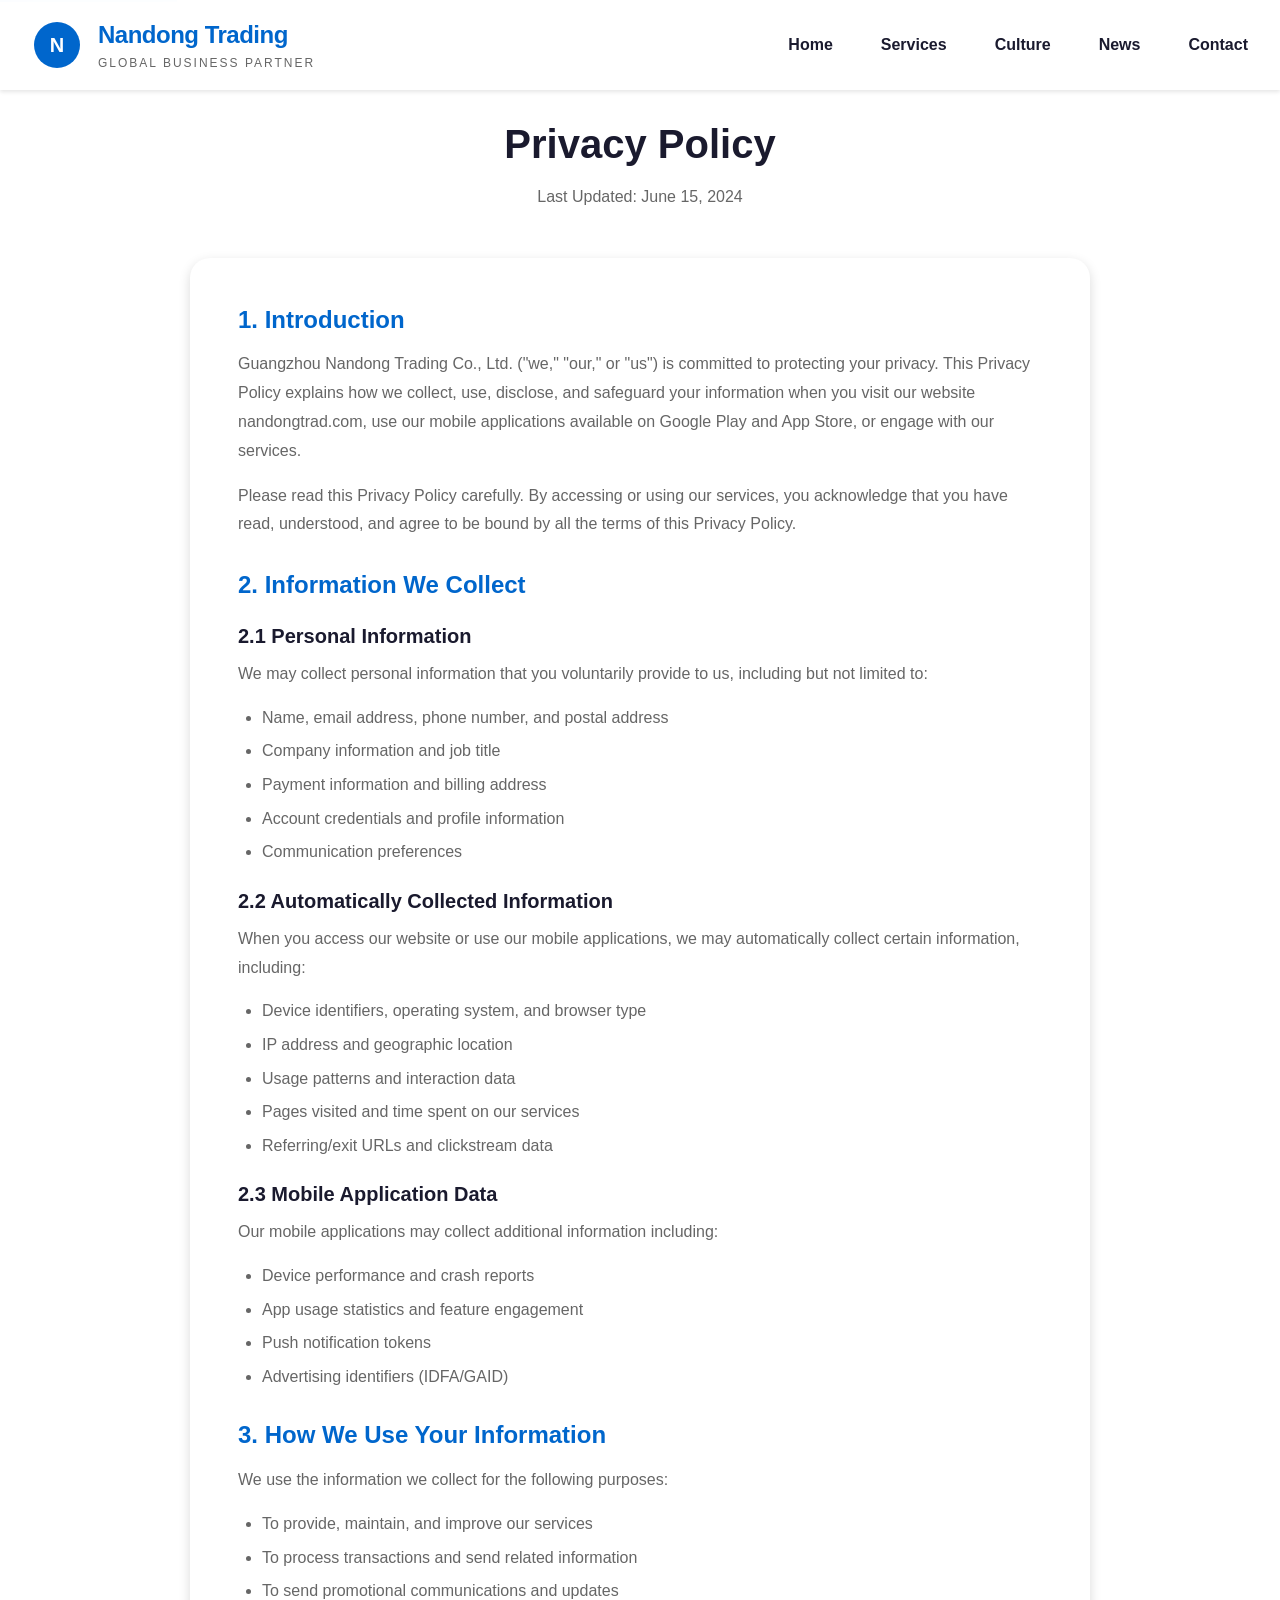
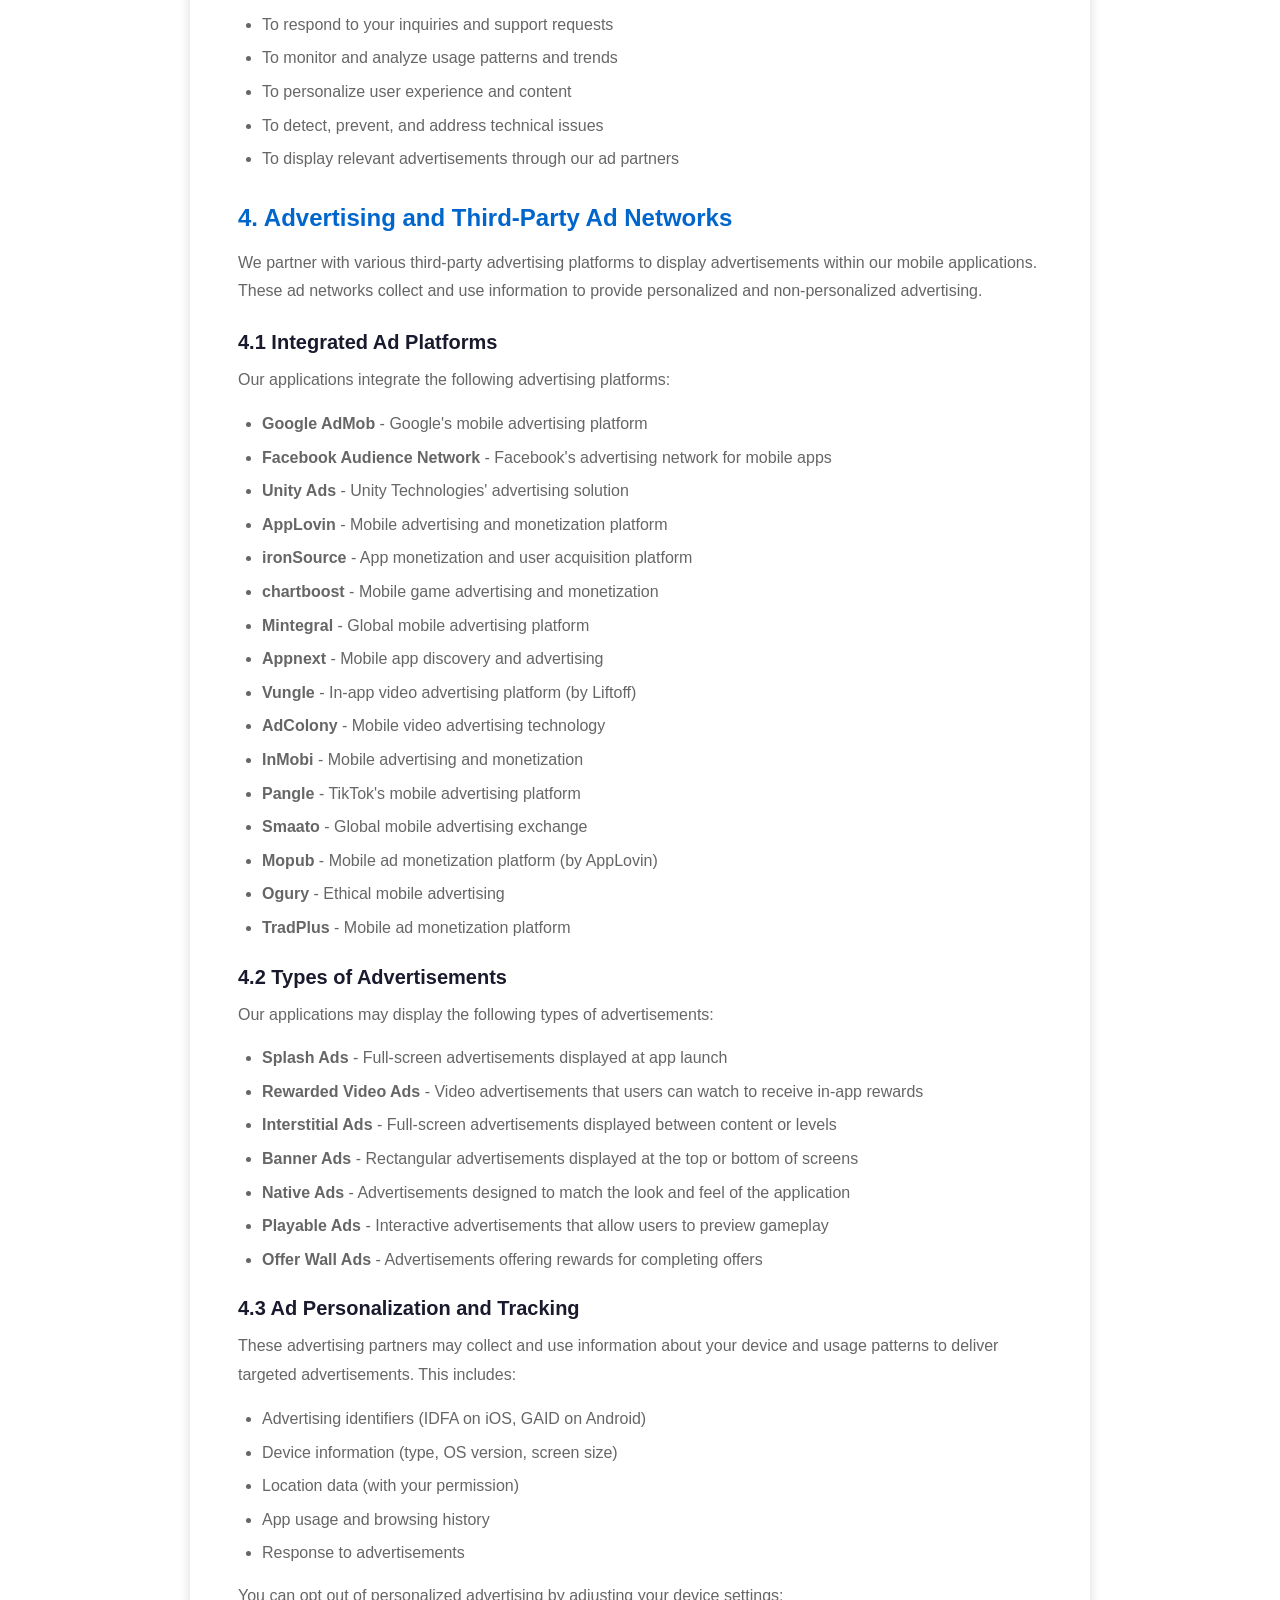
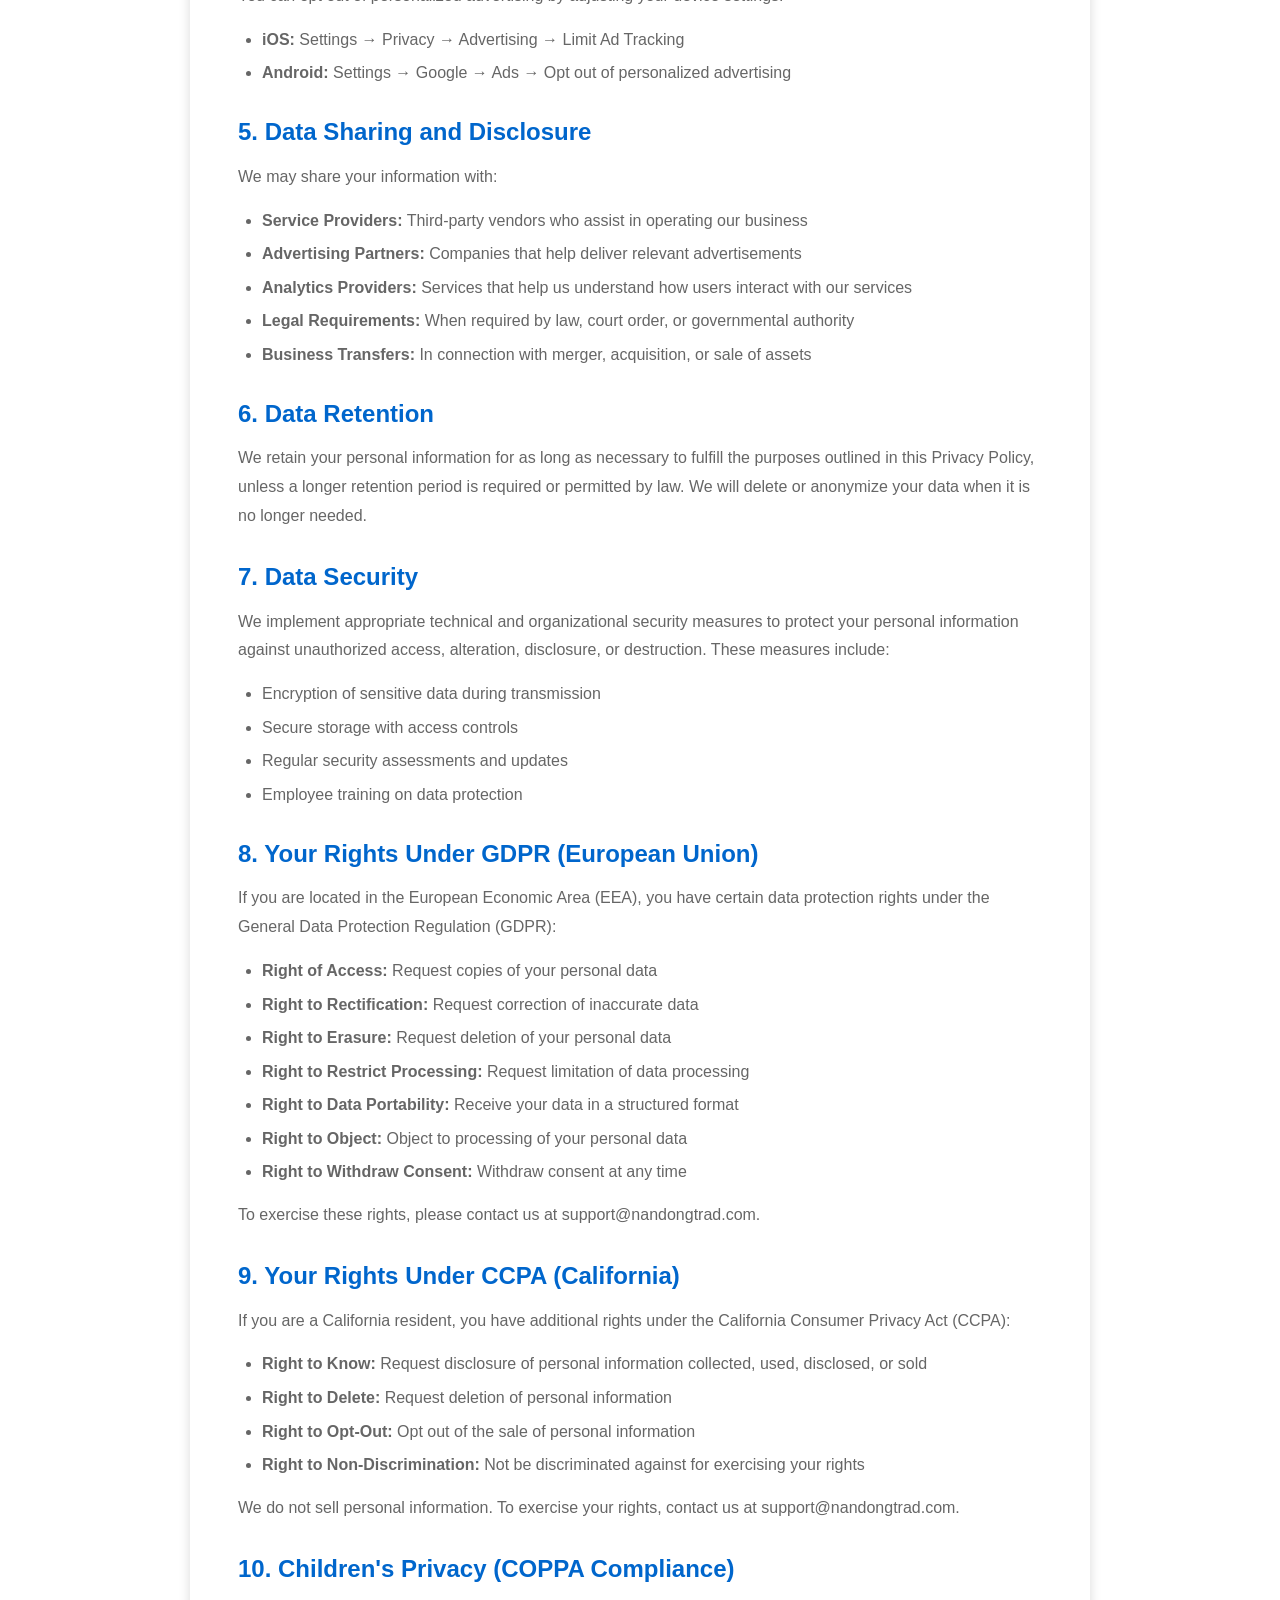
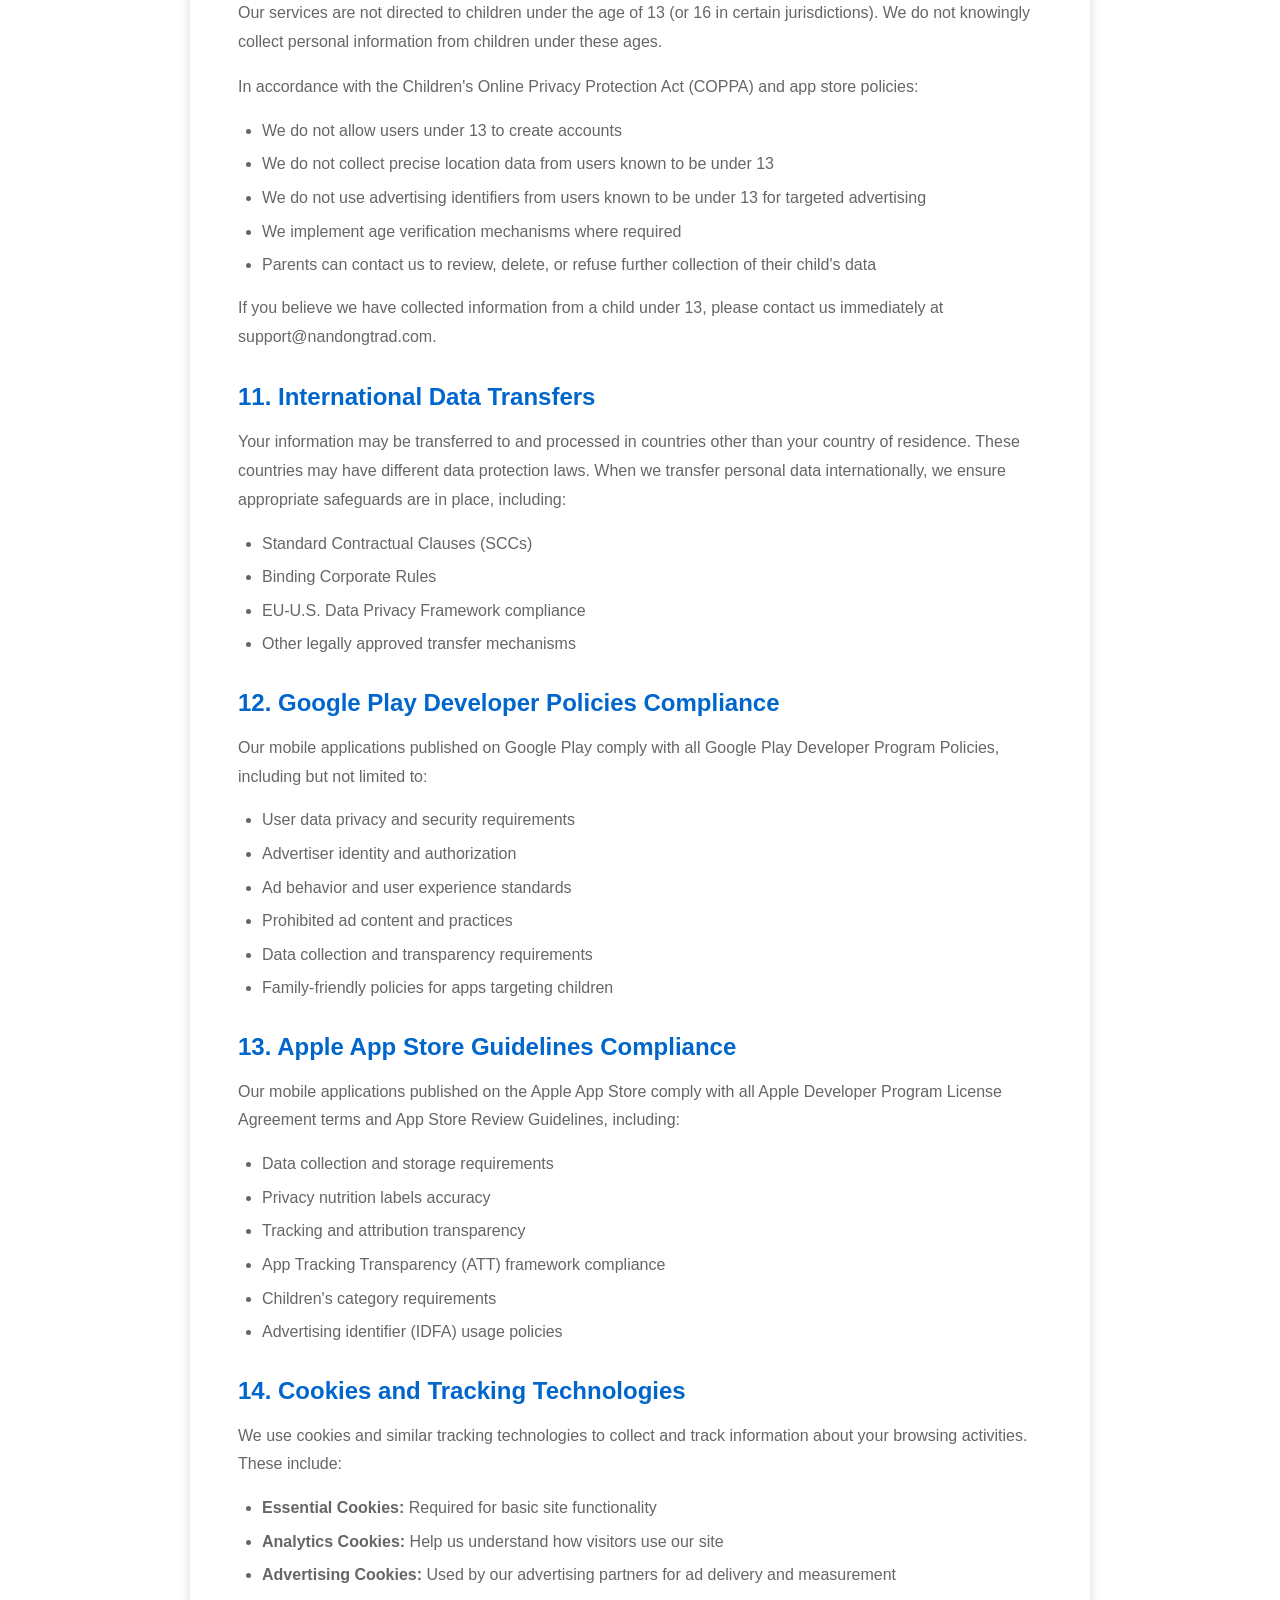
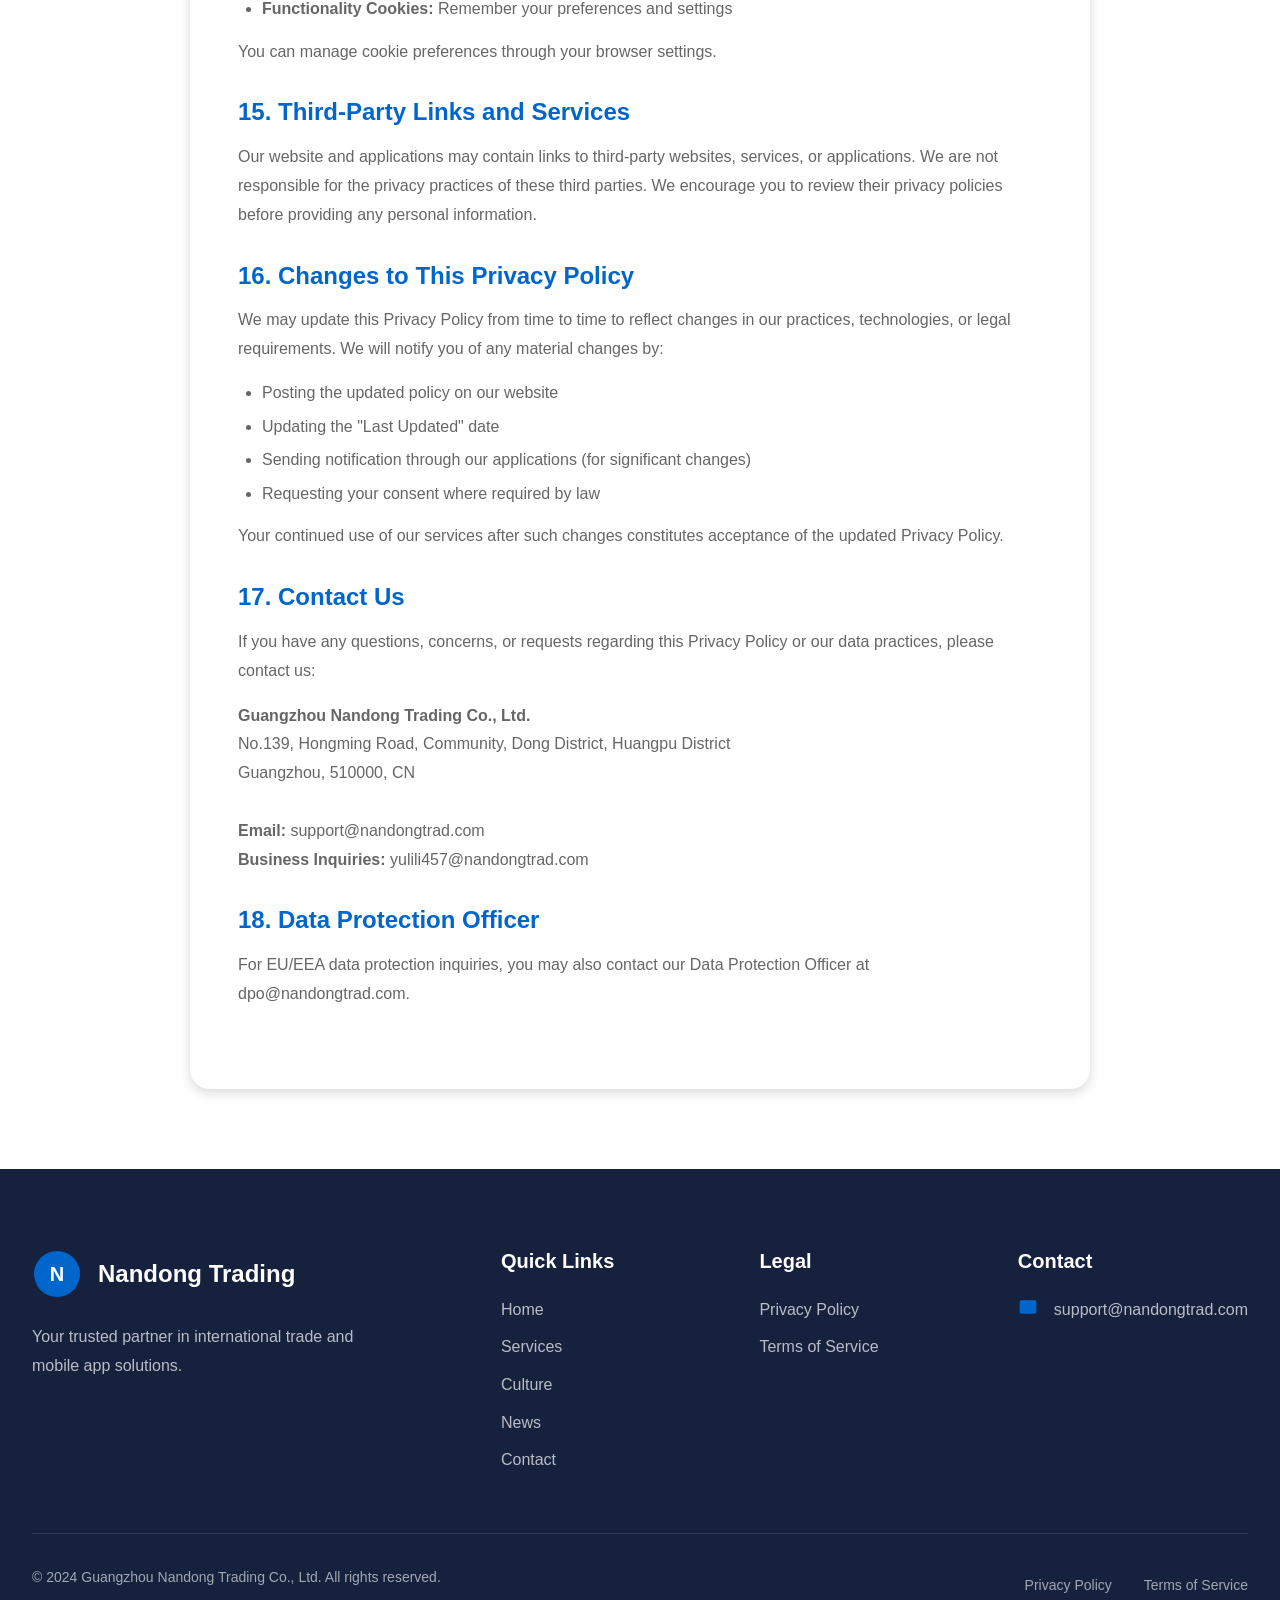
<file: privacy.html>
<!DOCTYPE html>
<html lang="en">
<head>
    <meta charset="UTF-8">
    <meta name="viewport" content="width=device-width, initial-scale=1.0">
    <title>Privacy Policy - Guangzhou Nandong Trading Co., Ltd.</title>
    <meta name="description" content="Privacy Policy for Guangzhou Nandong Trading Co., Ltd. - Learn how we collect, use, and protect your personal data in compliance with GDPR, CCPA, COPPA, and app store policies.">
    <meta name="robots" content="noindex, follow">
    <link rel="canonical" href="https://nandongtrad.com/privacy.html">
    <link rel="icon" type="image/svg+xml" href="data:image/svg+xml,%3Csvg xmlns='http://www.w3.org/2000/svg' viewBox='0 0 100 100'%3E%3Ccircle cx='50' cy='50' r='45' fill='%230066cc'/%3E%3Ctext x='50' y='60' text-anchor='middle' fill='white' font-size='40' font-weight='bold'%3EN%3C/text%3E%3C/svg%3E">
    <link rel="stylesheet" href="css/style.css">
</head>
<body>
    <a href="#main-content" class="skip-link">Skip to main content</a>
    <div class="loading"><div class="loader"></div></div>
    
    <header class="header">
        <div class="header-inner">
            <a href="index.html" class="logo" aria-label="Home">
                <svg viewBox="0 0 50 50"><circle cx="25" cy="25" r="23" fill="#0066cc"/><text x="25" y="32" text-anchor="middle" fill="white" font-size="20" font-weight="bold">N</text></svg>
                <div><div class="logo-text">Nandong Trading</div><div class="logo-tagline">Global Business Partner</div></div>
            </a>
            <nav aria-label="Main Navigation">
                <ul class="nav-menu">
                    <li><a href="index.html">Home</a></li>
                    <li><a href="services.html">Services</a></li>
                    <li><a href="culture.html">Culture</a></li>
                    <li><a href="news.html">News</a></li>
                    <li><a href="contact.html">Contact</a></li>
                </ul>
            </nav>
            <button class="menu-toggle" aria-label="Toggle Menu"><span></span><span></span><span></span></button>
        </div>
    </header>
    
    <main id="main-content">
        <section class="legal-page">
            <div class="legal-container">
                <div class="legal-header fade-in">
                    <h1 class="legal-title">Privacy Policy</h1>
                    <p class="legal-subtitle">Last Updated: June 15, 2024</p>
                </div>
                
                <div class="legal-content">
                    <section class="legal-section">
                        <h2>1. Introduction</h2>
                        <p>Guangzhou Nandong Trading Co., Ltd. ("we," "our," or "us") is committed to protecting your privacy. This Privacy Policy explains how we collect, use, disclose, and safeguard your information when you visit our website nandongtrad.com, use our mobile applications available on Google Play and App Store, or engage with our services.</p>
                        <p>Please read this Privacy Policy carefully. By accessing or using our services, you acknowledge that you have read, understood, and agree to be bound by all the terms of this Privacy Policy.</p>
                    </section>
                    
                    <section class="legal-section">
                        <h2>2. Information We Collect</h2>
                        
                        <h3>2.1 Personal Information</h3>
                        <p>We may collect personal information that you voluntarily provide to us, including but not limited to:</p>
                        <ul>
                            <li>Name, email address, phone number, and postal address</li>
                            <li>Company information and job title</li>
                            <li>Payment information and billing address</li>
                            <li>Account credentials and profile information</li>
                            <li>Communication preferences</li>
                        </ul>
                        
                        <h3>2.2 Automatically Collected Information</h3>
                        <p>When you access our website or use our mobile applications, we may automatically collect certain information, including:</p>
                        <ul>
                            <li>Device identifiers, operating system, and browser type</li>
                            <li>IP address and geographic location</li>
                            <li>Usage patterns and interaction data</li>
                            <li>Pages visited and time spent on our services</li>
                            <li>Referring/exit URLs and clickstream data</li>
                        </ul>
                        
                        <h3>2.3 Mobile Application Data</h3>
                        <p>Our mobile applications may collect additional information including:</p>
                        <ul>
                            <li>Device performance and crash reports</li>
                            <li>App usage statistics and feature engagement</li>
                            <li>Push notification tokens</li>
                            <li>Advertising identifiers (IDFA/GAID)</li>
                        </ul>
                    </section>
                    
                    <section class="legal-section">
                        <h2>3. How We Use Your Information</h2>
                        <p>We use the information we collect for the following purposes:</p>
                        <ul>
                            <li>To provide, maintain, and improve our services</li>
                            <li>To process transactions and send related information</li>
                            <li>To send promotional communications and updates</li>
                            <li>To respond to your inquiries and support requests</li>
                            <li>To monitor and analyze usage patterns and trends</li>
                            <li>To personalize user experience and content</li>
                            <li>To detect, prevent, and address technical issues</li>
                            <li>To display relevant advertisements through our ad partners</li>
                        </ul>
                    </section>
                    
                    <section class="legal-section">
                        <h2>4. Advertising and Third-Party Ad Networks</h2>
                        <p>We partner with various third-party advertising platforms to display advertisements within our mobile applications. These ad networks collect and use information to provide personalized and non-personalized advertising.</p>
                        
                        <h3>4.1 Integrated Ad Platforms</h3>
                        <p>Our applications integrate the following advertising platforms:</p>
                        <ul>
                            <li><strong>Google AdMob</strong> - Google's mobile advertising platform</li>
                            <li><strong>Facebook Audience Network</strong> - Facebook's advertising network for mobile apps</li>
                            <li><strong>Unity Ads</strong> - Unity Technologies' advertising solution</li>
                            <li><strong>AppLovin</strong> - Mobile advertising and monetization platform</li>
                            <li><strong>ironSource</strong> - App monetization and user acquisition platform</li>
                            <li><strong>chartboost</strong> - Mobile game advertising and monetization</li>
                            <li><strong>Mintegral</strong> - Global mobile advertising platform</li>
                            <li><strong>Appnext</strong> - Mobile app discovery and advertising</li>
                            <li><strong>Vungle</strong> - In-app video advertising platform (by Liftoff)</li>
                            <li><strong>AdColony</strong> - Mobile video advertising technology</li>
                            <li><strong>InMobi</strong> - Mobile advertising and monetization</li>
                            <li><strong>Pangle</strong> - TikTok's mobile advertising platform</li>
                            <li><strong>Smaato</strong> - Global mobile advertising exchange</li>
                            <li><strong>Mopub</strong> - Mobile ad monetization platform (by AppLovin)</li>
                            <li><strong>Ogury</strong> - Ethical mobile advertising</li>
                            <li><strong>TradPlus</strong> - Mobile ad monetization platform</li>
                        </ul>
                        
                        <h3>4.2 Types of Advertisements</h3>
                        <p>Our applications may display the following types of advertisements:</p>
                        <ul>
                            <li><strong>Splash Ads</strong> - Full-screen advertisements displayed at app launch</li>
                            <li><strong>Rewarded Video Ads</strong> - Video advertisements that users can watch to receive in-app rewards</li>
                            <li><strong>Interstitial Ads</strong> - Full-screen advertisements displayed between content or levels</li>
                            <li><strong>Banner Ads</strong> - Rectangular advertisements displayed at the top or bottom of screens</li>
                            <li><strong>Native Ads</strong> - Advertisements designed to match the look and feel of the application</li>
                            <li><strong>Playable Ads</strong> - Interactive advertisements that allow users to preview gameplay</li>
                            <li><strong>Offer Wall Ads</strong> - Advertisements offering rewards for completing offers</li>
                        </ul>
                        
                        <h3>4.3 Ad Personalization and Tracking</h3>
                        <p>These advertising partners may collect and use information about your device and usage patterns to deliver targeted advertisements. This includes:</p>
                        <ul>
                            <li>Advertising identifiers (IDFA on iOS, GAID on Android)</li>
                            <li>Device information (type, OS version, screen size)</li>
                            <li>Location data (with your permission)</li>
                            <li>App usage and browsing history</li>
                            <li>Response to advertisements</li>
                        </ul>
                        <p>You can opt out of personalized advertising by adjusting your device settings:</p>
                        <ul>
                            <li><strong>iOS:</strong> Settings → Privacy → Advertising → Limit Ad Tracking</li>
                            <li><strong>Android:</strong> Settings → Google → Ads → Opt out of personalized advertising</li>
                        </ul>
                    </section>
                    
                    <section class="legal-section">
                        <h2>5. Data Sharing and Disclosure</h2>
                        <p>We may share your information with:</p>
                        <ul>
                            <li><strong>Service Providers:</strong> Third-party vendors who assist in operating our business</li>
                            <li><strong>Advertising Partners:</strong> Companies that help deliver relevant advertisements</li>
                            <li><strong>Analytics Providers:</strong> Services that help us understand how users interact with our services</li>
                            <li><strong>Legal Requirements:</strong> When required by law, court order, or governmental authority</li>
                            <li><strong>Business Transfers:</strong> In connection with merger, acquisition, or sale of assets</li>
                        </ul>
                    </section>
                    
                    <section class="legal-section">
                        <h2>6. Data Retention</h2>
                        <p>We retain your personal information for as long as necessary to fulfill the purposes outlined in this Privacy Policy, unless a longer retention period is required or permitted by law. We will delete or anonymize your data when it is no longer needed.</p>
                    </section>
                    
                    <section class="legal-section">
                        <h2>7. Data Security</h2>
                        <p>We implement appropriate technical and organizational security measures to protect your personal information against unauthorized access, alteration, disclosure, or destruction. These measures include:</p>
                        <ul>
                            <li>Encryption of sensitive data during transmission</li>
                            <li>Secure storage with access controls</li>
                            <li>Regular security assessments and updates</li>
                            <li>Employee training on data protection</li>
                        </ul>
                    </section>
                    
                    <section class="legal-section">
                        <h2>8. Your Rights Under GDPR (European Union)</h2>
                        <p>If you are located in the European Economic Area (EEA), you have certain data protection rights under the General Data Protection Regulation (GDPR):</p>
                        <ul>
                            <li><strong>Right of Access:</strong> Request copies of your personal data</li>
                            <li><strong>Right to Rectification:</strong> Request correction of inaccurate data</li>
                            <li><strong>Right to Erasure:</strong> Request deletion of your personal data</li>
                            <li><strong>Right to Restrict Processing:</strong> Request limitation of data processing</li>
                            <li><strong>Right to Data Portability:</strong> Receive your data in a structured format</li>
                            <li><strong>Right to Object:</strong> Object to processing of your personal data</li>
                            <li><strong>Right to Withdraw Consent:</strong> Withdraw consent at any time</li>
                        </ul>
                        <p>To exercise these rights, please contact us at support@nandongtrad.com.</p>
                    </section>
                    
                    <section class="legal-section">
                        <h2>9. Your Rights Under CCPA (California)</h2>
                        <p>If you are a California resident, you have additional rights under the California Consumer Privacy Act (CCPA):</p>
                        <ul>
                            <li><strong>Right to Know:</strong> Request disclosure of personal information collected, used, disclosed, or sold</li>
                            <li><strong>Right to Delete:</strong> Request deletion of personal information</li>
                            <li><strong>Right to Opt-Out:</strong> Opt out of the sale of personal information</li>
                            <li><strong>Right to Non-Discrimination:</strong> Not be discriminated against for exercising your rights</li>
                        </ul>
                        <p>We do not sell personal information. To exercise your rights, contact us at support@nandongtrad.com.</p>
                    </section>
                    
                    <section class="legal-section">
                        <h2>10. Children's Privacy (COPPA Compliance)</h2>
                        <p>Our services are not directed to children under the age of 13 (or 16 in certain jurisdictions). We do not knowingly collect personal information from children under these ages.</p>
                        <p>In accordance with the Children's Online Privacy Protection Act (COPPA) and app store policies:</p>
                        <ul>
                            <li>We do not allow users under 13 to create accounts</li>
                            <li>We do not collect precise location data from users known to be under 13</li>
                            <li>We do not use advertising identifiers from users known to be under 13 for targeted advertising</li>
                            <li>We implement age verification mechanisms where required</li>
                            <li>Parents can contact us to review, delete, or refuse further collection of their child's data</li>
                        </ul>
                        <p>If you believe we have collected information from a child under 13, please contact us immediately at support@nandongtrad.com.</p>
                    </section>
                    
                    <section class="legal-section">
                        <h2>11. International Data Transfers</h2>
                        <p>Your information may be transferred to and processed in countries other than your country of residence. These countries may have different data protection laws. When we transfer personal data internationally, we ensure appropriate safeguards are in place, including:</p>
                        <ul>
                            <li>Standard Contractual Clauses (SCCs)</li>
                            <li>Binding Corporate Rules</li>
                            <li>EU-U.S. Data Privacy Framework compliance</li>
                            <li>Other legally approved transfer mechanisms</li>
                        </ul>
                    </section>
                    
                    <section class="legal-section">
                        <h2>12. Google Play Developer Policies Compliance</h2>
                        <p>Our mobile applications published on Google Play comply with all Google Play Developer Program Policies, including but not limited to:</p>
                        <ul>
                            <li>User data privacy and security requirements</li>
                            <li>Advertiser identity and authorization</li>
                            <li>Ad behavior and user experience standards</li>
                            <li>Prohibited ad content and practices</li>
                            <li>Data collection and transparency requirements</li>
                            <li>Family-friendly policies for apps targeting children</li>
                        </ul>
                    </section>
                    
                    <section class="legal-section">
                        <h2>13. Apple App Store Guidelines Compliance</h2>
                        <p>Our mobile applications published on the Apple App Store comply with all Apple Developer Program License Agreement terms and App Store Review Guidelines, including:</p>
                        <ul>
                            <li>Data collection and storage requirements</li>
                            <li>Privacy nutrition labels accuracy</li>
                            <li>Tracking and attribution transparency</li>
                            <li>App Tracking Transparency (ATT) framework compliance</li>
                            <li>Children's category requirements</li>
                            <li>Advertising identifier (IDFA) usage policies</li>
                        </ul>
                    </section>
                    
                    <section class="legal-section">
                        <h2>14. Cookies and Tracking Technologies</h2>
                        <p>We use cookies and similar tracking technologies to collect and track information about your browsing activities. These include:</p>
                        <ul>
                            <li><strong>Essential Cookies:</strong> Required for basic site functionality</li>
                            <li><strong>Analytics Cookies:</strong> Help us understand how visitors use our site</li>
                            <li><strong>Advertising Cookies:</strong> Used by our advertising partners for ad delivery and measurement</li>
                            <li><strong>Functionality Cookies:</strong> Remember your preferences and settings</li>
                        </ul>
                        <p>You can manage cookie preferences through your browser settings.</p>
                    </section>
                    
                    <section class="legal-section">
                        <h2>15. Third-Party Links and Services</h2>
                        <p>Our website and applications may contain links to third-party websites, services, or applications. We are not responsible for the privacy practices of these third parties. We encourage you to review their privacy policies before providing any personal information.</p>
                    </section>
                    
                    <section class="legal-section">
                        <h2>16. Changes to This Privacy Policy</h2>
                        <p>We may update this Privacy Policy from time to time to reflect changes in our practices, technologies, or legal requirements. We will notify you of any material changes by:</p>
                        <ul>
                            <li>Posting the updated policy on our website</li>
                            <li>Updating the "Last Updated" date</li>
                            <li>Sending notification through our applications (for significant changes)</li>
                            <li>Requesting your consent where required by law</li>
                        </ul>
                        <p>Your continued use of our services after such changes constitutes acceptance of the updated Privacy Policy.</p>
                    </section>
                    
                    <section class="legal-section">
                        <h2>17. Contact Us</h2>
                        <p>If you have any questions, concerns, or requests regarding this Privacy Policy or our data practices, please contact us:</p>
                        <p><strong>Guangzhou Nandong Trading Co., Ltd.</strong><br>
                        No.139, Hongming Road, Community, Dong District, Huangpu District<br>
                        Guangzhou, 510000, CN<br><br>
                        <strong>Email:</strong> support@nandongtrad.com<br>
                        <strong>Business Inquiries:</strong> yulili457@nandongtrad.com</p>
                    </section>
                    
                    <section class="legal-section">
                        <h2>18. Data Protection Officer</h2>
                        <p>For EU/EEA data protection inquiries, you may also contact our Data Protection Officer at dpo@nandongtrad.com.</p>
                    </section>
                </div>
            </div>
        </section>
    </main>
    
    <footer class="footer">
        <div class="container">
            <div class="footer-grid">
                <div class="footer-brand">
                    <div class="footer-logo">
                        <svg viewBox="0 0 50 50"><circle cx="25" cy="25" r="23" fill="#0066cc"/><text x="25" y="32" text-anchor="middle" fill="white" font-size="20" font-weight="bold">N</text></svg>
                        <span class="footer-logo-text">Nandong Trading</span>
                    </div>
                    <p class="footer-description">Your trusted partner in international trade and mobile app solutions.</p>
                </div>
                <div class="footer-column">
                    <h4 class="footer-title">Quick Links</h4>
                    <ul class="footer-links">
                        <li><a href="index.html">Home</a></li>
                        <li><a href="services.html">Services</a></li>
                        <li><a href="culture.html">Culture</a></li>
                        <li><a href="news.html">News</a></li>
                        <li><a href="contact.html">Contact</a></li>
                    </ul>
                </div>
                <div class="footer-column">
                    <h4 class="footer-title">Legal</h4>
                    <ul class="footer-links">
                        <li><a href="privacy.html">Privacy Policy</a></li>
                        <li><a href="terms.html">Terms of Service</a></li>
                    </ul>
                </div>
                <div class="footer-column">
                    <h4 class="footer-title">Contact</h4>
                    <div class="footer-contact-item">
                        <svg viewBox="0 0 24 24"><path d="M20 4H4c-1.1 0-2 .9-2 2v12c0 1.1.9 2 2 2h16c1.1 0 2-.9 2-2V6c0-1.1-.9-2-2-2z"/></svg>
                        <span>support@nandongtrad.com</span>
                    </div>
                </div>
            </div>
            <div class="footer-bottom">
                <p class="footer-copyright">&copy; 2024 Guangzhou Nandong Trading Co., Ltd. All rights reserved.</p>
                <div class="footer-legal-links">
                    <a href="privacy.html">Privacy Policy</a>
                    <a href="terms.html">Terms of Service</a>
                </div>
            </div>
        </div>
    </footer>
    
    <button class="back-to-top" aria-label="Back to Top"><svg viewBox="0 0 24 24"><path d="M7.41 15.41L12 10.83l4.59 4.58L18 14l-6-6-6 6z"/></svg></button>
    <script src="js/main.js"></script>
</body>
</html>
</file>
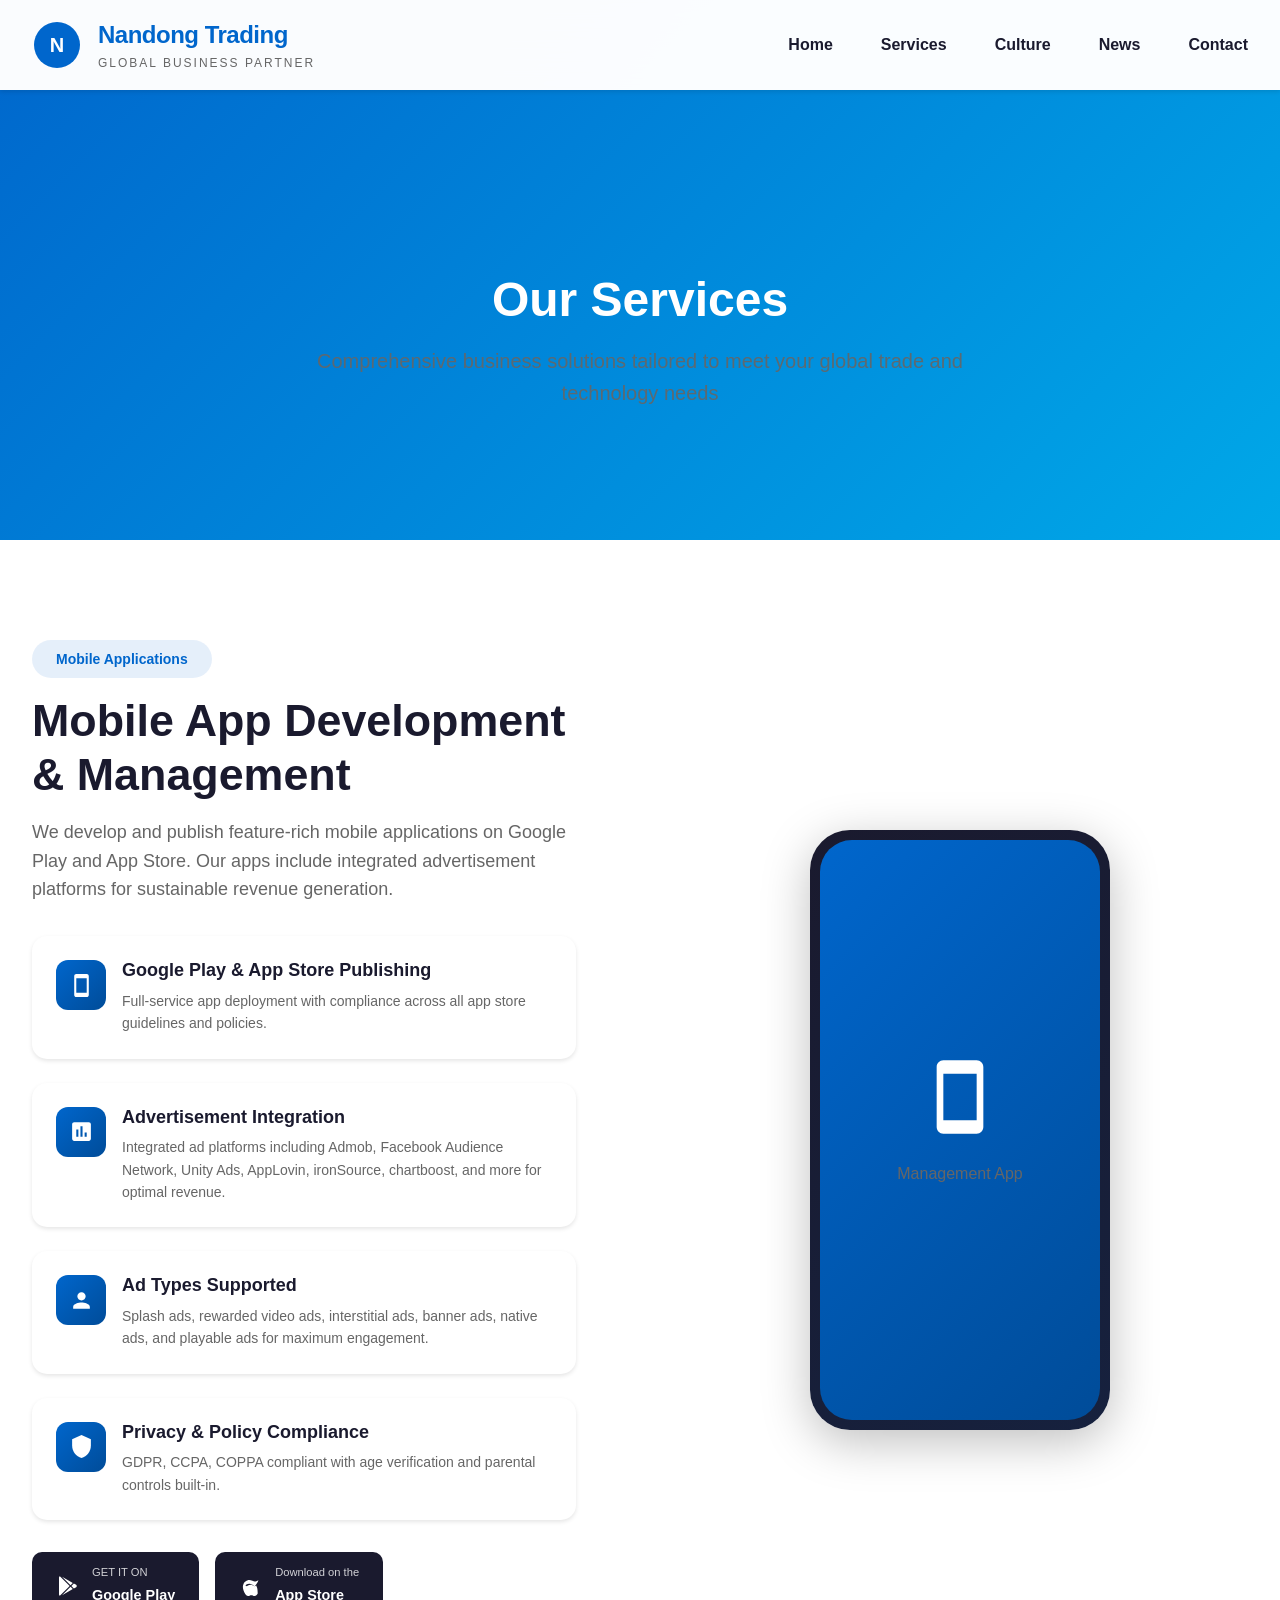
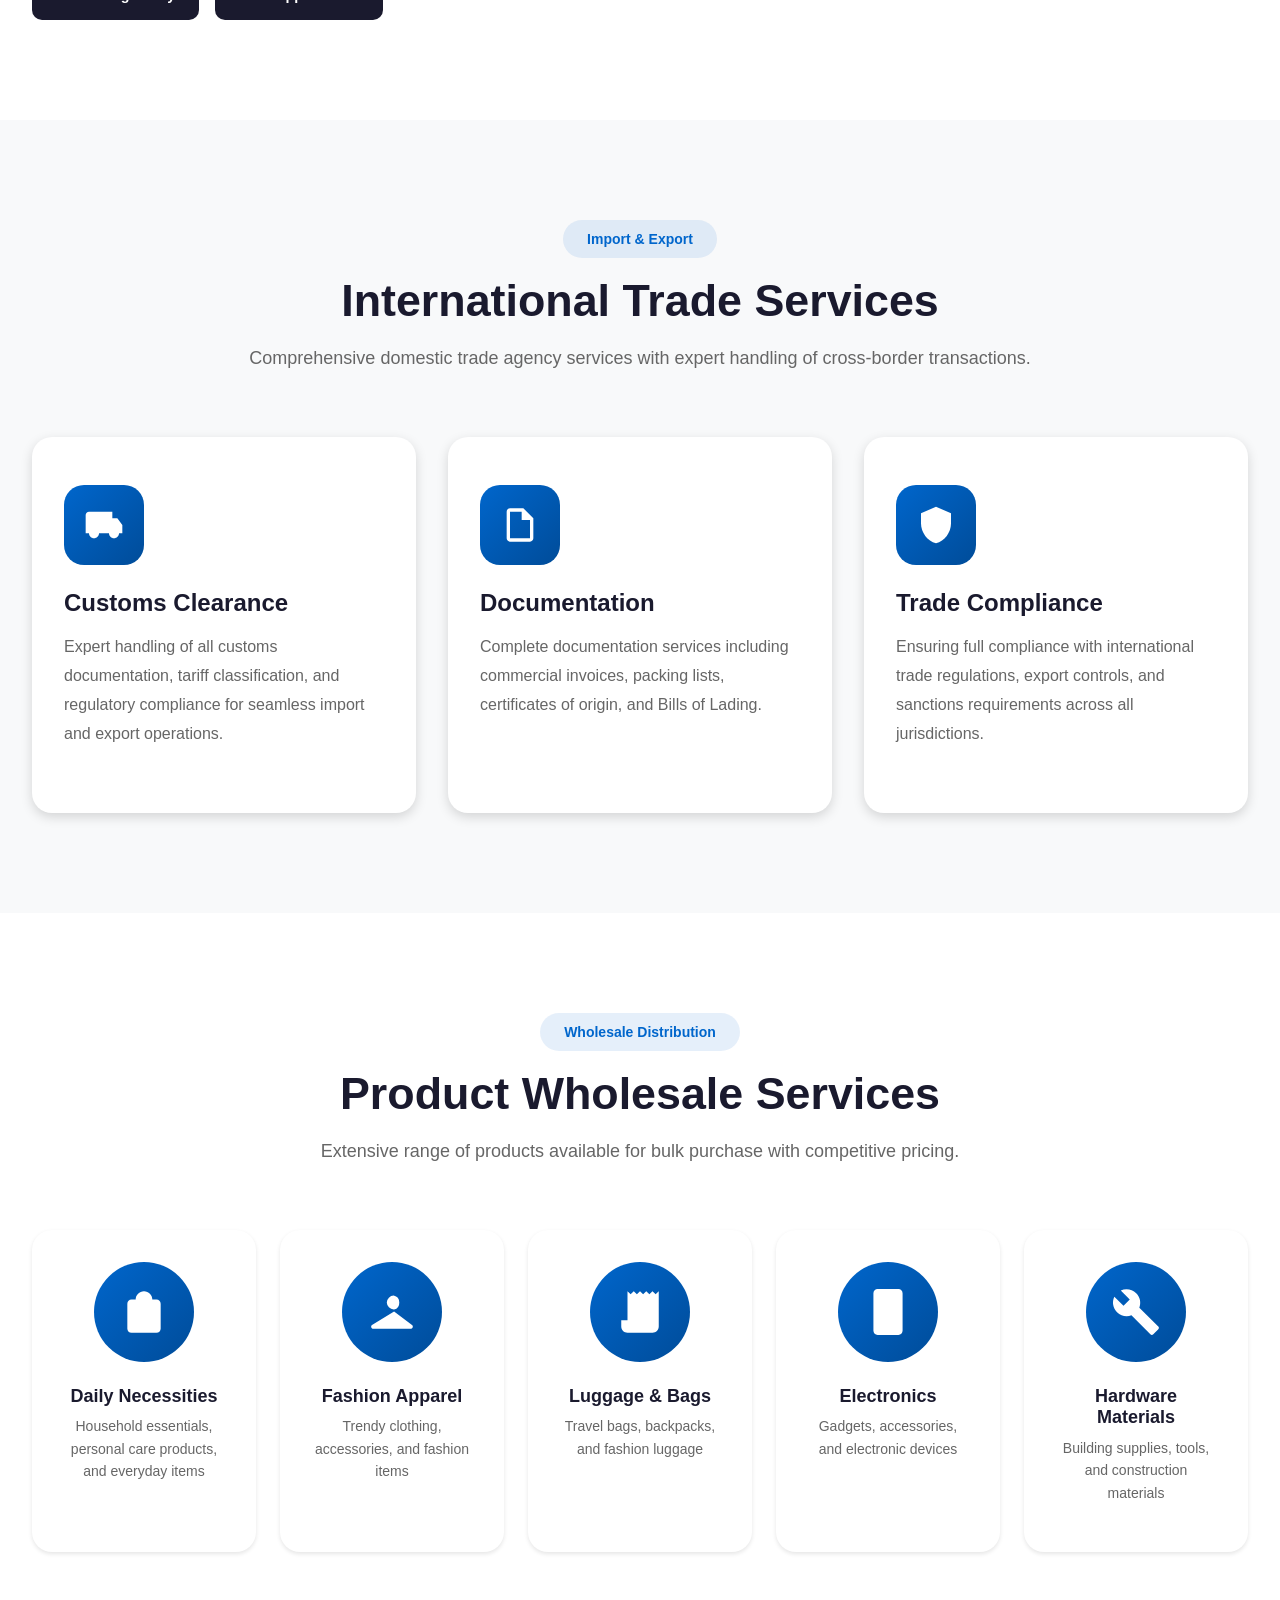
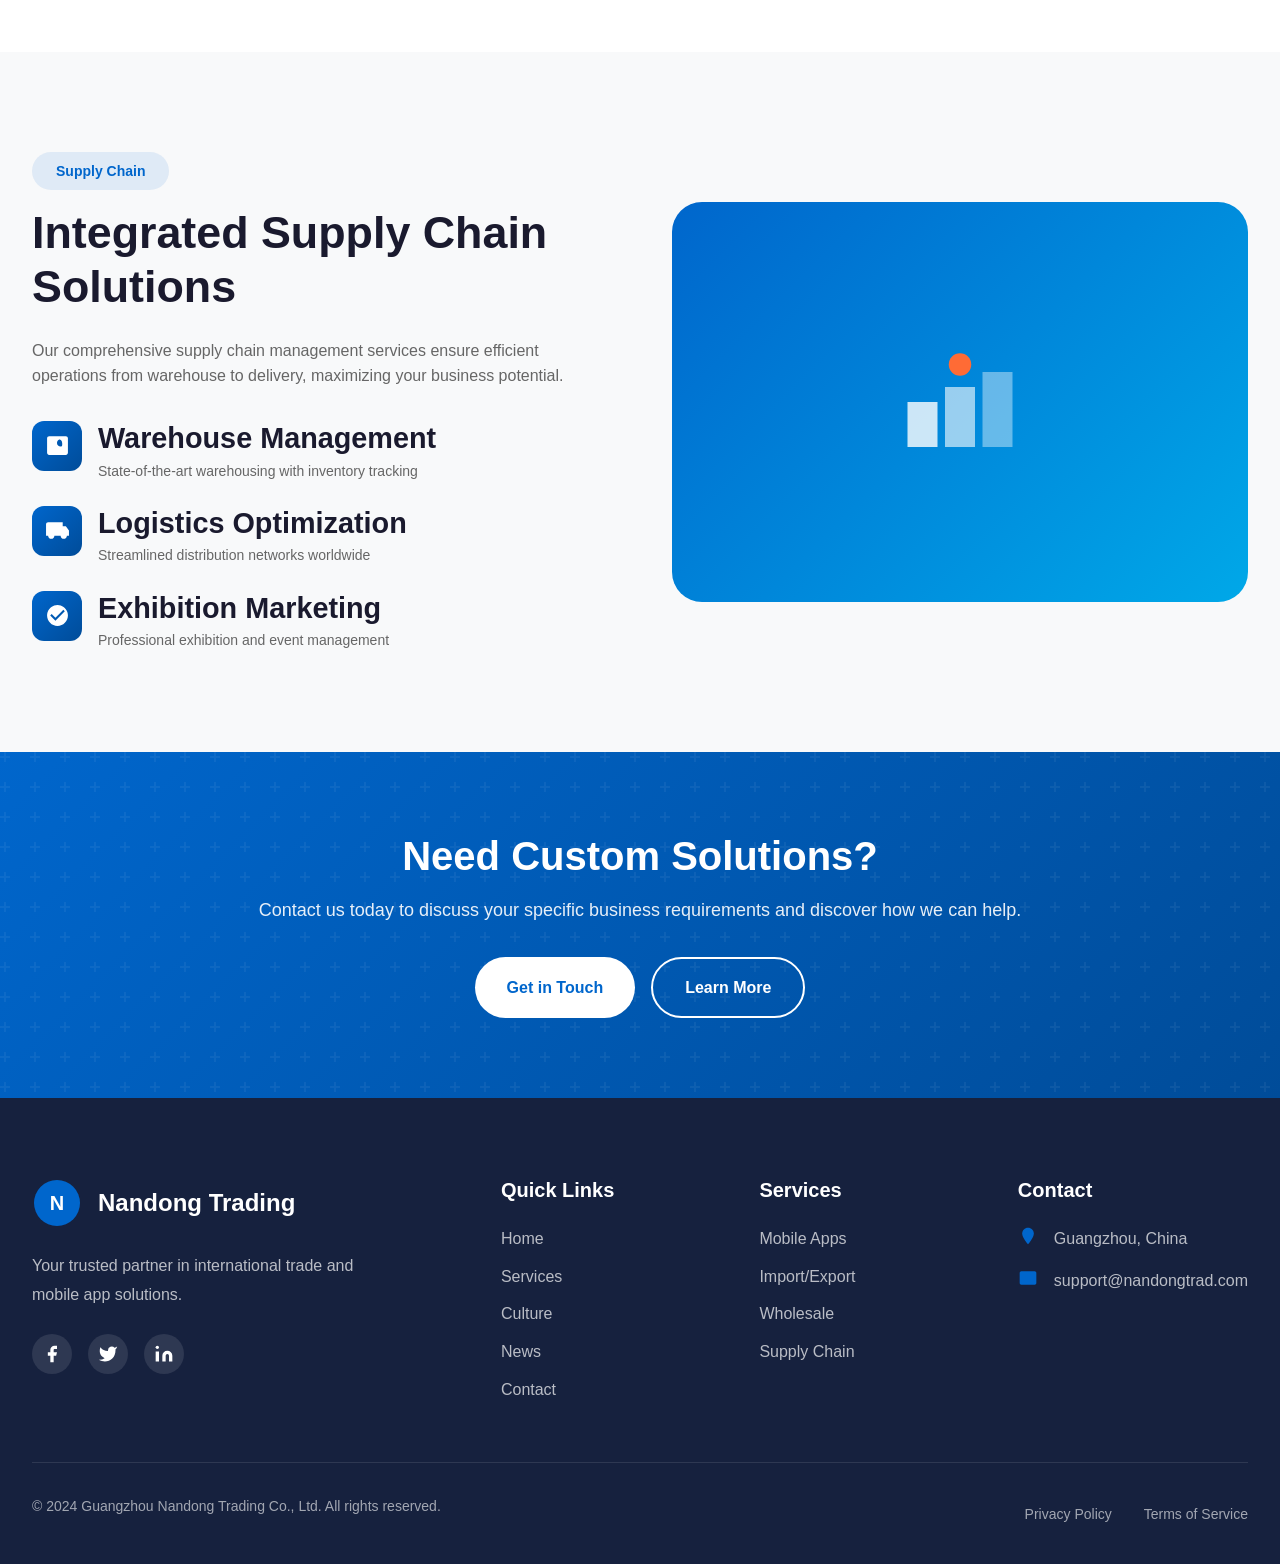
<file: services.html>
<!DOCTYPE html>
<html lang="en">
<head>
    <meta charset="UTF-8">
    <meta name="viewport" content="width=device-width, initial-scale=1.0">
    <title>Services - Guangzhou Nandong Trading Co., Ltd.</title>
    <meta name="description" content="Discover comprehensive business solutions including mobile app development, international trade services, wholesale distribution, and supply chain management from Guangzhou Nandong Trading.">
    <meta name="robots" content="index, follow">
    <link rel="canonical" href="https://nandongtrad.com/services.html">
    <meta property="og:title" content="Business Services - Guangzhou Nandong Trading Co., Ltd.">
    <meta property="og:description" content="Comprehensive international trade and mobile app solutions for global markets.">
    <meta property="og:url" content="https://nandongtrad.com/services.html">
    <link rel="icon" type="image/svg+xml" href="data:image/svg+xml,%3Csvg xmlns='http://www.w3.org/2000/svg' viewBox='0 0 100 100'%3E%3Ccircle cx='50' cy='50' r='45' fill='%230066cc'/%3E%3Ctext x='50' y='60' text-anchor='middle' fill='white' font-size='40' font-weight='bold'%3EN%3C/text%3E%3C/svg%3E">
    <link rel="stylesheet" href="css/style.css">
    <script type="application/ld+json">
    {
        "@context": "https://schema.org",
        "@type": "Service",
        "serviceType": "International Trade and Mobile App Development",
        "provider": {
            "@type": "Organization",
            "name": "Guangzhou Nandong Trading Co., Ltd.",
            "url": "https://nandongtrad.com/"
        }
    }
    </script>
</head>
<body>
    <a href="#main-content" class="skip-link">Skip to main content</a>
    <div class="loading"><div class="loader"></div></div>
    
    <header class="header">
        <div class="header-inner">
            <a href="index.html" class="logo" aria-label="Guangzhou Nandong Trading - Home">
                <svg viewBox="0 0 50 50" aria-hidden="true">
                    <circle cx="25" cy="25" r="23" fill="#0066cc"/>
                    <text x="25" y="32" text-anchor="middle" fill="white" font-size="20" font-weight="bold" font-family="Arial, sans-serif">N</text>
                </svg>
                <div>
                    <div class="logo-text">Nandong Trading</div>
                    <div class="logo-tagline">Global Business Partner</div>
                </div>
            </a>
            <nav aria-label="Main Navigation">
                <ul class="nav-menu">
                    <li><a href="index.html">Home</a></li>
                    <li><a href="services.html" class="active">Services</a></li>
                    <li><a href="culture.html">Culture</a></li>
                    <li><a href="news.html">News</a></li>
                    <li><a href="contact.html">Contact</a></li>
                </ul>
            </nav>
            <button class="menu-toggle" aria-label="Toggle Menu"><span></span><span></span><span></span></button>
        </div>
    </header>
    
    <main id="main-content">
        <section class="hero" style="min-height: 60vh; background: linear-gradient(135deg, #0066cc 0%, #00a8e8 100%);">
            <div class="container">
                <div style="text-align: center; padding: 120px 0 60px; color: white;">
                    <h1 style="font-size: 3rem; margin-bottom: 1rem;">Our Services</h1>
                    <p style="font-size: 1.25rem; max-width: 700px; margin: 0 auto; opacity: 0.9;">
                        Comprehensive business solutions tailored to meet your global trade and technology needs
                    </p>
                </div>
            </div>
        </section>
        
        <section class="section" id="mobile-apps">
            <div class="container">
                <div class="app-features">
                    <div class="app-content fade-in">
                        <span class="section-badge">Mobile Applications</span>
                        <h2 class="section-title">Mobile App Development & Management</h2>
                        <p class="section-description">
                            We develop and publish feature-rich mobile applications on Google Play and App Store. 
                            Our apps include integrated advertisement platforms for sustainable revenue generation.
                        </p>
                        
                        <div class="app-features-list">
                            <div class="app-feature-item">
                                <div class="feature-icon">
                                    <svg viewBox="0 0 24 24"><path d="M17 1.01L7 1c-1.1 0-2 .9-2 2v18c0 1.1.9 2 2 2h10c1.1 0 2-.9 2-2V3c0-1.1-.9-1.99-2-1.99zM17 19H7V5h10v14z"/></svg>
                                </div>
                                <div class="feature-content">
                                    <h4>Google Play & App Store Publishing</h4>
                                    <p>Full-service app deployment with compliance across all app store guidelines and policies.</p>
                                </div>
                            </div>
                            
                            <div class="app-feature-item">
                                <div class="feature-icon">
                                    <svg viewBox="0 0 24 24"><path d="M19 3H5c-1.1 0-2 .9-2 2v14c0 1.1.9 2 2 2h14c1.1 0 2-.9 2-2V5c0-1.1-.9-2-2-2zM9 17H7v-7h2v7zm4 0h-2V7h2v10zm4 0h-2v-4h2v4z"/></svg>
                                </div>
                                <div class="feature-content">
                                    <h4>Advertisement Integration</h4>
                                    <p>Integrated ad platforms including Admob, Facebook Audience Network, Unity Ads, AppLovin, ironSource, chartboost, and more for optimal revenue.</p>
                                </div>
                            </div>
                            
                            <div class="app-feature-item">
                                <div class="feature-icon">
                                    <svg viewBox="0 0 24 24"><path d="M12 12c2.21 0 4-1.79 4-4s-1.79-4-4-4-4 1.79-4 4 1.79 4 4 4zm0 2c-2.67 0-8 1.34-8 4v2h16v-2c0-2.66-5.33-4-8-4z"/></svg>
                                </div>
                                <div class="feature-content">
                                    <h4>Ad Types Supported</h4>
                                    <p>Splash ads, rewarded video ads, interstitial ads, banner ads, native ads, and playable ads for maximum engagement.</p>
                                </div>
                            </div>
                            
                            <div class="app-feature-item">
                                <div class="feature-icon">
                                    <svg viewBox="0 0 24 24"><path d="M12 1L3 5v6c0 5.55 3.84 10.74 9 12 5.16-1.26 9-6.45 9-12V5l-9-4z"/></svg>
                                </div>
                                <div class="feature-content">
                                    <h4>Privacy & Policy Compliance</h4>
                                    <p>GDPR, CCPA, COPPA compliant with age verification and parental controls built-in.</p>
                                </div>
                            </div>
                        </div>
                        
                        <div class="store-badges">
                            <a href="#" class="store-badge">
                                <svg viewBox="0 0 24 24"><path d="M3,20.5V3.5C3,2.91 3.34,2.39 3.84,2.15L13.69,12L3.84,21.85C3.34,21.6 3,21.09 3,20.5M16.81,15.12L6.05,21.34L14.54,12.85L16.81,15.12M20.16,10.81C20.5,11.08 20.75,11.5 20.75,12C20.75,12.5 20.53,12.9 20.18,13.18L17.89,14.5L15.39,12L17.89,9.5L20.18,10.81M6.05,2.66L16.81,8.88L14.54,11.15L6.05,2.66Z"/></svg>
                                <div class="store-badge-text"><span>GET IT ON</span><strong>Google Play</strong></div>
                            </a>
                            <a href="#" class="store-badge">
                                <svg viewBox="0 0 24 24"><path d="M18.71,19.5c-.83,1.24-1.71,2.45-3.05,2.47-1.34,0.03-1.77-0.79-3.29-0.79 -1.53,0-2,.77-3.27,0.82 -1.31,0.05-2.3-1.32-3.14-2.53C4.25,17 2.94,12.45,4.7,9.39c0.89-1.57,2.42-2.79,4.1-3.22 2.85-0.73,5.62,1.41,6.96,1.41 0.94,0,2.26-0.51,3.66-1.39 -0.83,2.44-2.1,4.5-3.89,5.78 0.91-0.4,1.78-0.95,2.57-1.67 -0.78,0.77-1.77,1.34-2.83,1.67 -1.34-1.32-2.98-2.33-4.88-2.33 -2.21-0.04-4.18,1.68-4.18,1.68l1.62,0.96c0,0,1.8-1.63,3.88-1.63 1.24,0,2.28,0.56,3.04,1.41 0.68-0.41,1.32-0.92,1.89-1.51 -0.24,0.77-0.75,1.4-1.26,1.93 0.64-0.21,1.23-0.55,1.77-0.98C17.86,13.09 18.71,14.2 18.71,19.5z"/></svg>
                                <div class="store-badge-text"><span>Download on the</span><strong>App Store</strong></div>
                            </a>
                        </div>
                    </div>
                    
                    <div class="app-showcase fade-in">
                        <div class="phone-mockup">
                            <div class="phone-screen">
                                <div class="phone-screen-content">
                                    <svg viewBox="0 0 24 24"><path d="M17 1.01L7 1c-1.1 0-2 .9-2 2v18c0 1.1.9 2 2 2h10c1.1 0 2-.9 2-2V3c0-1.1-.9-1.99-2-1.99zM17 19H7V5h10v14z"/></svg>
                                    <p>Management App</p>
                                </div>
                            </div>
                        </div>
                    </div>
                </div>
            </div>
        </section>
        
        <section class="section section-gray" id="trading">
            <div class="container">
                <div class="section-header fade-in">
                    <span class="section-badge">Import & Export</span>
                    <h2 class="section-title">International Trade Services</h2>
                    <p class="section-description">Comprehensive domestic trade agency services with expert handling of cross-border transactions.</p>
                </div>
                
                <div class="services-grid">
                    <article class="service-card fade-in">
                        <div class="service-icon"><svg viewBox="0 0 24 24"><path d="M20 8h-3V4H3c-1.1 0-2 .9-2 2v11h2c0 1.66 1.34 3 3 3s3-1.34 3-3h6c0 1.66 1.34 3 3 3s3-1.34 3-3h2v-5l-3-4z"/></svg></div>
                        <h3 class="service-title">Customs Clearance</h3>
                        <p class="service-description">Expert handling of all customs documentation, tariff classification, and regulatory compliance for seamless import and export operations.</p>
                    </article>
                    
                    <article class="service-card fade-in">
                        <div class="service-icon"><svg viewBox="0 0 24 24"><path d="M14 2H6c-1.1 0-2 .9-2 2v16c0 1.1.9 2 2 2h12c1.1 0 2-.9 2-2V8l-6-6zm4 18H6V4h7v5h5v11z"/></svg></div>
                        <h3 class="service-title">Documentation</h3>
                        <p class="service-description">Complete documentation services including commercial invoices, packing lists, certificates of origin, and Bills of Lading.</p>
                    </article>
                    
                    <article class="service-card fade-in">
                        <div class="service-icon"><svg viewBox="0 0 24 24"><path d="M12 1L3 5v6c0 5.55 3.84 10.74 9 12 5.16-1.26 9-6.45 9-12V5l-9-4z"/></svg></div>
                        <h3 class="service-title">Trade Compliance</h3>
                        <p class="service-description">Ensuring full compliance with international trade regulations, export controls, and sanctions requirements across all jurisdictions.</p>
                    </article>
                </div>
            </div>
        </section>
        
        <section class="section" id="wholesale">
            <div class="container">
                <div class="section-header fade-in">
                    <span class="section-badge">Wholesale Distribution</span>
                    <h2 class="section-title">Product Wholesale Services</h2>
                    <p class="section-description">Extensive range of products available for bulk purchase with competitive pricing.</p>
                </div>
                
                <div class="products-grid">
                    <article class="product-card fade-in">
                        <div class="product-icon"><svg viewBox="0 0 24 24"><path d="M18 6h-2c0-2.21-1.79-4-4-4S8 3.79 8 6H6c-1.1 0-2 .9-2 2v12c0 1.1.9 2 2 2h12c1.1 0 2-.9 2-2V8c0-1.1-.9-2-2-2z"/></svg></div>
                        <h4 class="product-title">Daily Necessities</h4>
                        <p class="product-description">Household essentials, personal care products, and everyday items</p>
                    </article>
                    
                    <article class="product-card fade-in">
                        <div class="product-icon"><svg viewBox="0 0 24 24"><path d="M21.6 18.2L13 11.75v-.91a3.496 3.496 0 0 0-.18-6.75 3.5 3.5 0 0 0-3.32 3.35 3.5 3.5 0 0 0 3.32 3.35h.18v.91L2.4 18.2c-.77.58-.36 1.8.6 1.8h18c.96 0 1.38-1.22.6-1.8z"/></svg></div>
                        <h4 class="product-title">Fashion Apparel</h4>
                        <p class="product-description">Trendy clothing, accessories, and fashion items</p>
                    </article>
                    
                    <article class="product-card fade-in">
                        <div class="product-icon"><svg viewBox="0 0 24 24"><path d="M19.5 3.5L18 2l-1.5 1.5L15 2l-1.5 1.5L12 2l-1.5 1.5L9 2 7.5 3.5 6 2v14H3v3c0 1.66 1.34 3 3 3h12c1.66 0 3-1.34 3-3V2l-1.5 1.5z"/></svg></div>
                        <h4 class="product-title">Luggage & Bags</h4>
                        <p class="product-description">Travel bags, backpacks, and fashion luggage</p>
                    </article>
                    
                    <article class="product-card fade-in">
                        <div class="product-icon"><svg viewBox="0 0 24 24"><path d="M17 1.01L7 1c-1.1 0-2 .9-2 2v18c0 1.1.9 2 2 2h10c1.1 0 2-.9 2-2V3c0-1.1-.9-1.99-2-1.99z"/></svg></div>
                        <h4 class="product-title">Electronics</h4>
                        <p class="product-description">Gadgets, accessories, and electronic devices</p>
                    </article>
                    
                    <article class="product-card fade-in">
                        <div class="product-icon"><svg viewBox="0 0 24 24"><path d="M22.7 19l-9.1-9.1c.9-2.3.4-5-1.5-6.9-2-2-5-2.4-7.4-1.3L9 6 6 9 1.6 4.7C.4 7.1.9 10.1 2.9 12.1c1.9 1.9 4.6 2.4 6.9 1.5l9.1 9.1c.4.4 1 .4 1.4 0l2.3-2.3c.5-.4.5-1.1.1-1.4z"/></svg></div>
                        <h4 class="product-title">Hardware Materials</h4>
                        <p class="product-description">Building supplies, tools, and construction materials</p>
                    </article>
                </div>
            </div>
        </section>
        
        <section class="section section-gray" id="supply-chain">
            <div class="container">
                <div class="about-grid">
                    <div class="about-content fade-in">
                        <span class="section-badge">Supply Chain</span>
                        <h2>Integrated Supply Chain Solutions</h2>
                        <p>Our comprehensive supply chain management services ensure efficient operations from warehouse to delivery, maximizing your business potential.</p>
                        
                        <div class="about-features">
                            <div class="about-feature">
                                <div class="about-feature-icon"><svg viewBox="0 0 24 24"><path d="M20 3H4c-1.1 0-2 .9-2 2v14c0 1.1.9 2 2 2h16c1.1 0 2-.9 2-2V5c0-1.1-.9-2-2-2zm-7 3c1.93 0 3.5 1.57 3.5 3.5S16.93 13 15 13s-3.5-1.57-3.5-3.5S13.07 6 15 6z"/></svg></div>
                                <div>
                                    <h4>Warehouse Management</h4>
                                    <p>State-of-the-art warehousing with inventory tracking</p>
                                </div>
                            </div>
                            
                            <div class="about-feature">
                                <div class="about-feature-icon"><svg viewBox="0 0 24 24"><path d="M20 8h-3V4H3c-1.1 0-2 .9-2 2v11h2c0 1.66 1.34 3 3 3s3-1.34 3-3h6c0 1.66 1.34 3 3 3s3-1.34 3-3h2v-5l-3-4z"/></svg></div>
                                <div>
                                    <h4>Logistics Optimization</h4>
                                    <p>Streamlined distribution networks worldwide</p>
                                </div>
                            </div>
                            
                            <div class="about-feature">
                                <div class="about-feature-icon"><svg viewBox="0 0 24 24"><path d="M12 2C6.48 2 2 6.48 2 12s4.48 10 10 10 10-4.48 10-10S17.52 2 12 2zm-2 15l-5-5 1.41-1.41L10 14.17l7.59-7.59L19 8l-9 9z"/></svg></div>
                                <div>
                                    <h4>Exhibition Marketing</h4>
                                    <p>Professional exhibition and event management</p>
                                </div>
                            </div>
                        </div>
                    </div>
                    
                    <div class="about-image fade-in">
                        <div style="width: 100%; height: 400px; background: linear-gradient(135deg, #0066cc 0%, #00a8e8 100%); border-radius: 30px; display: flex; align-items: center; justify-content: center;">
                            <svg viewBox="0 0 200 200" width="150" height="150">
                                <rect x="30" y="100" width="40" height="60" fill="white" opacity="0.8"/>
                                <rect x="80" y="80" width="40" height="80" fill="white" opacity="0.6"/>
                                <rect x="130" y="60" width="40" height="100" fill="white" opacity="0.4"/>
                                <circle cx="100" cy="50" r="15" fill="#ff6b35"/>
                            </svg>
                        </div>
                    </div>
                </div>
            </div>
        </section>
        
        <section class="cta-section">
            <div class="container">
                <div class="cta-content fade-in">
                    <h2 class="cta-title">Need Custom Solutions?</h2>
                    <p class="cta-description">Contact us today to discuss your specific business requirements and discover how we can help.</p>
                    <div class="cta-buttons">
                        <a href="contact.html" class="btn btn-white">Get in Touch</a>
                        <a href="index.html" class="btn btn-outline-white">Learn More</a>
                    </div>
                </div>
            </div>
        </section>
    </main>
    
    <footer class="footer">
        <div class="container">
            <div class="footer-grid">
                <div class="footer-brand">
                    <div class="footer-logo">
                        <svg viewBox="0 0 50 50"><circle cx="25" cy="25" r="23" fill="#0066cc"/><text x="25" y="32" text-anchor="middle" fill="white" font-size="20" font-weight="bold">N</text></svg>
                        <span class="footer-logo-text">Nandong Trading</span>
                    </div>
                    <p class="footer-description">Your trusted partner in international trade and mobile app solutions.</p>
                    <div class="footer-social">
                        <a href="#" aria-label="Facebook"><svg viewBox="0 0 24 24"><path d="M18 2h-3a5 5 0 0 0-5 5v3H7v4h3v8h4v-8h3l1-4h-4V7a1 1 0 0 1 1-1h3z"/></svg></a>
                        <a href="#" aria-label="Twitter"><svg viewBox="0 0 24 24"><path d="M23 3a10.9 10.9 0 0 1-3.14 1.53 4.48 4.48 0 0 0-7.86 3v1A10.66 10.66 0 0 1 3 4s-4 9 5 13a11.64 11.64 0 0 1-7 2c9 5 20 0 20-11.5a4.5 4.5 0 0 0-.08-.83A7.72 7.72 0 0 0 23 3z"/></svg></a>
                        <a href="#" aria-label="LinkedIn"><svg viewBox="0 0 24 24"><path d="M16 8a6 6 0 0 1 6 6v7h-4v-7a2 2 0 0 0-2-2 2 2 0 0 0-2 2v7h-4v-7a6 6 0 0 1 6-6z"/><rect x="2" y="9" width="4" height="12"/><circle cx="4" cy="4" r="2"/></svg></a>
                    </div>
                </div>
                <div class="footer-column">
                    <h4 class="footer-title">Quick Links</h4>
                    <ul class="footer-links">
                        <li><a href="index.html">Home</a></li>
                        <li><a href="services.html">Services</a></li>
                        <li><a href="culture.html">Culture</a></li>
                        <li><a href="news.html">News</a></li>
                        <li><a href="contact.html">Contact</a></li>
                    </ul>
                </div>
                <div class="footer-column">
                    <h4 class="footer-title">Services</h4>
                    <ul class="footer-links">
                        <li><a href="services.html#mobile-apps">Mobile Apps</a></li>
                        <li><a href="services.html#trading">Import/Export</a></li>
                        <li><a href="services.html#wholesale">Wholesale</a></li>
                        <li><a href="services.html#supply-chain">Supply Chain</a></li>
                    </ul>
                </div>
                <div class="footer-column">
                    <h4 class="footer-title">Contact</h4>
                    <div class="footer-contact-item">
                        <svg viewBox="0 0 24 24"><path d="M12 2C8.13 2 5 5.13 5 9c0 5.25 7 13 7 13s7-7.75 7-13c0-3.87-3.13-7-7-7z"/></svg>
                        <span>Guangzhou, China</span>
                    </div>
                    <div class="footer-contact-item">
                        <svg viewBox="0 0 24 24"><path d="M20 4H4c-1.1 0-2 .9-2 2v12c0 1.1.9 2 2 2h16c1.1 0 2-.9 2-2V6c0-1.1-.9-2-2-2z"/></svg>
                        <span>support@nandongtrad.com</span>
                    </div>
                </div>
            </div>
            <div class="footer-bottom">
                <p class="footer-copyright">&copy; 2024 Guangzhou Nandong Trading Co., Ltd. All rights reserved.</p>
                <div class="footer-legal-links">
                    <a href="privacy.html">Privacy Policy</a>
                    <a href="terms.html">Terms of Service</a>
                </div>
            </div>
        </div>
    </footer>
    
    <button class="back-to-top" aria-label="Back to Top"><svg viewBox="0 0 24 24"><path d="M7.41 15.41L12 10.83l4.59 4.58L18 14l-6-6-6 6z"/></svg></button>
    <script src="js/main.js"></script>
</body>
</html>
</file>
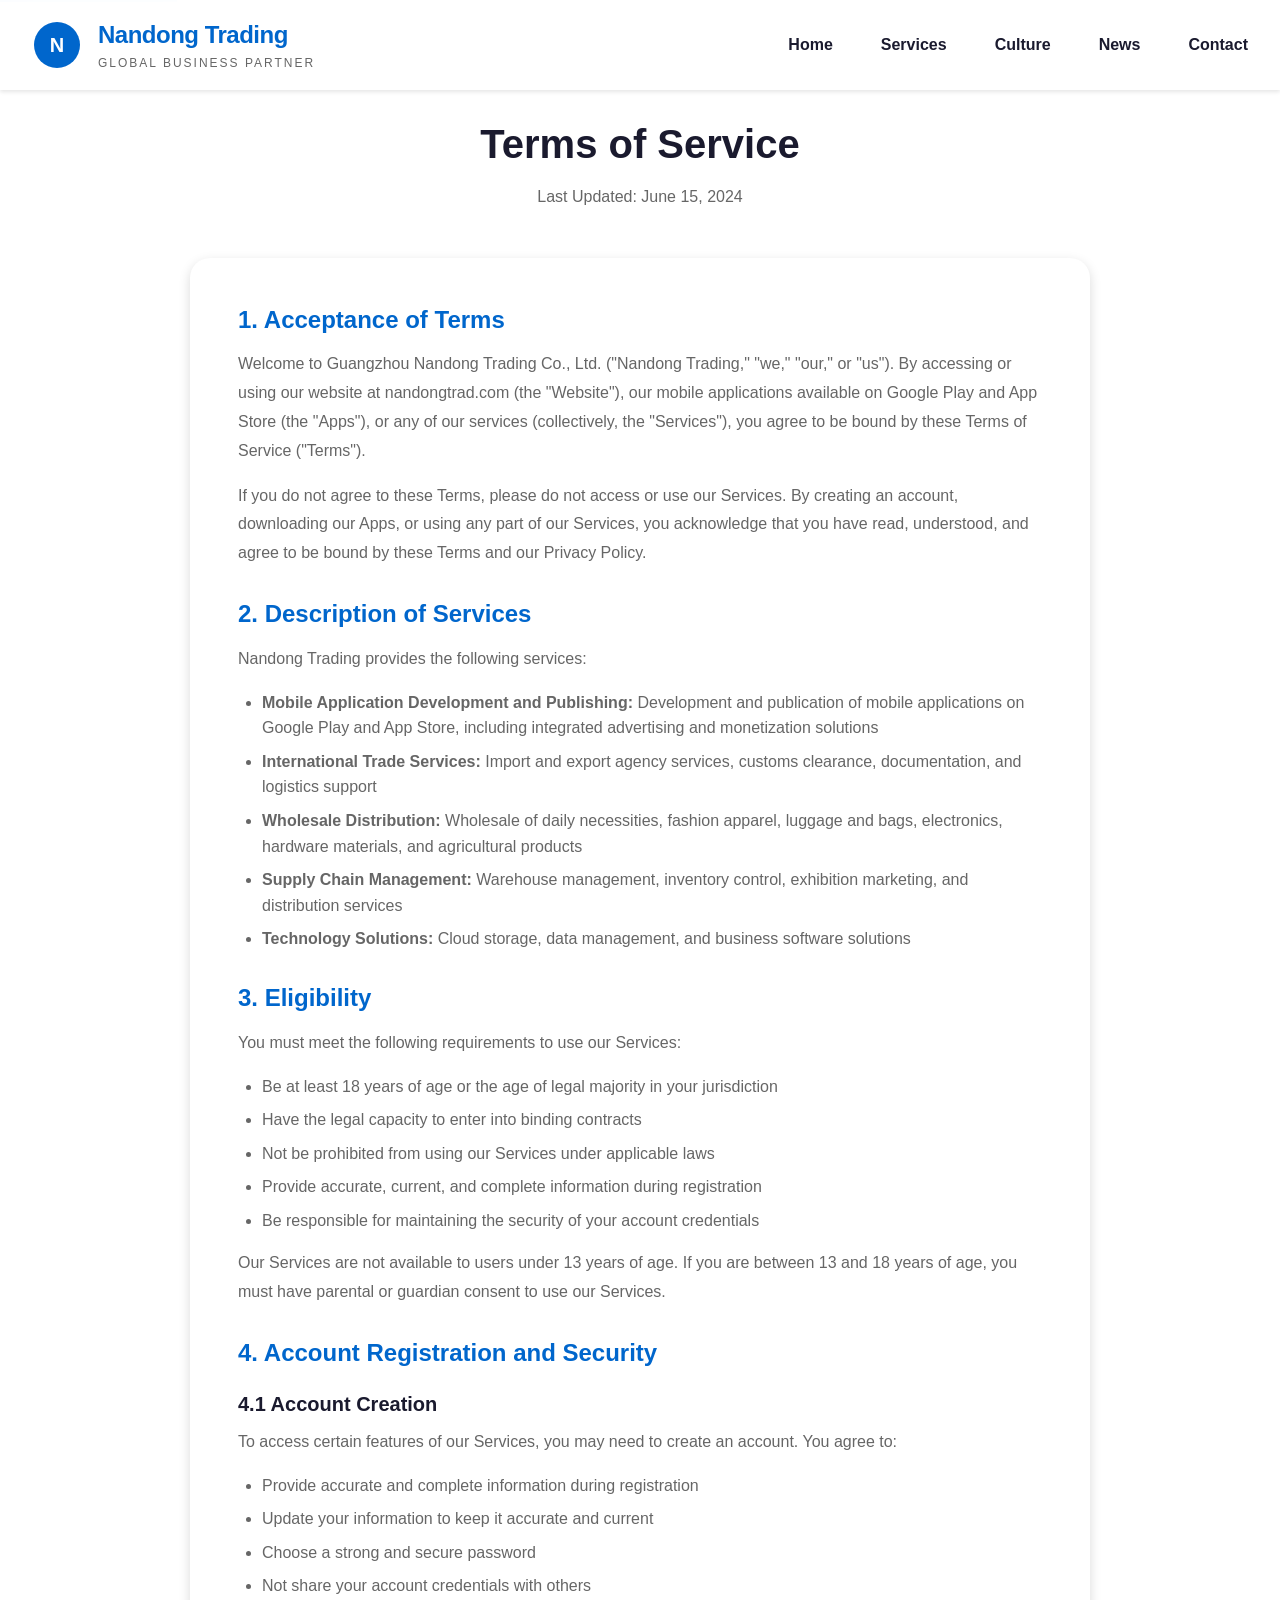
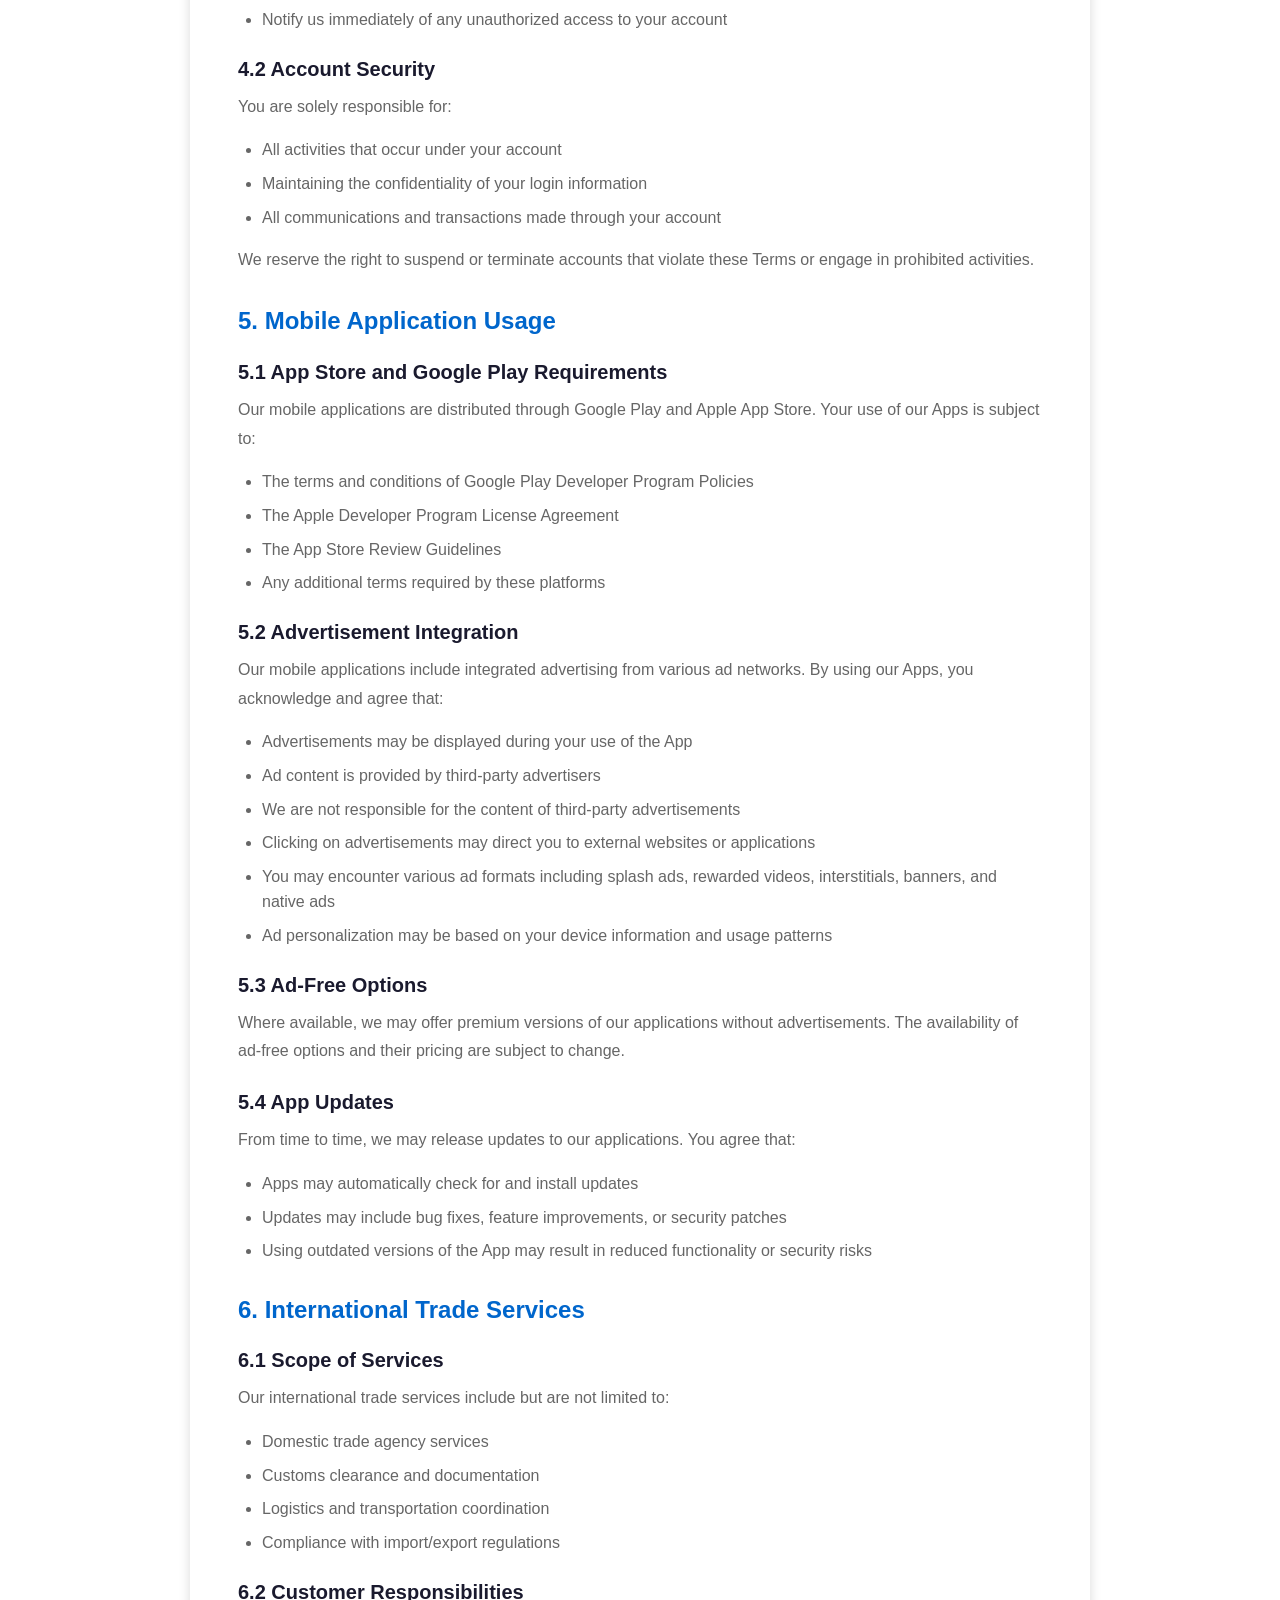
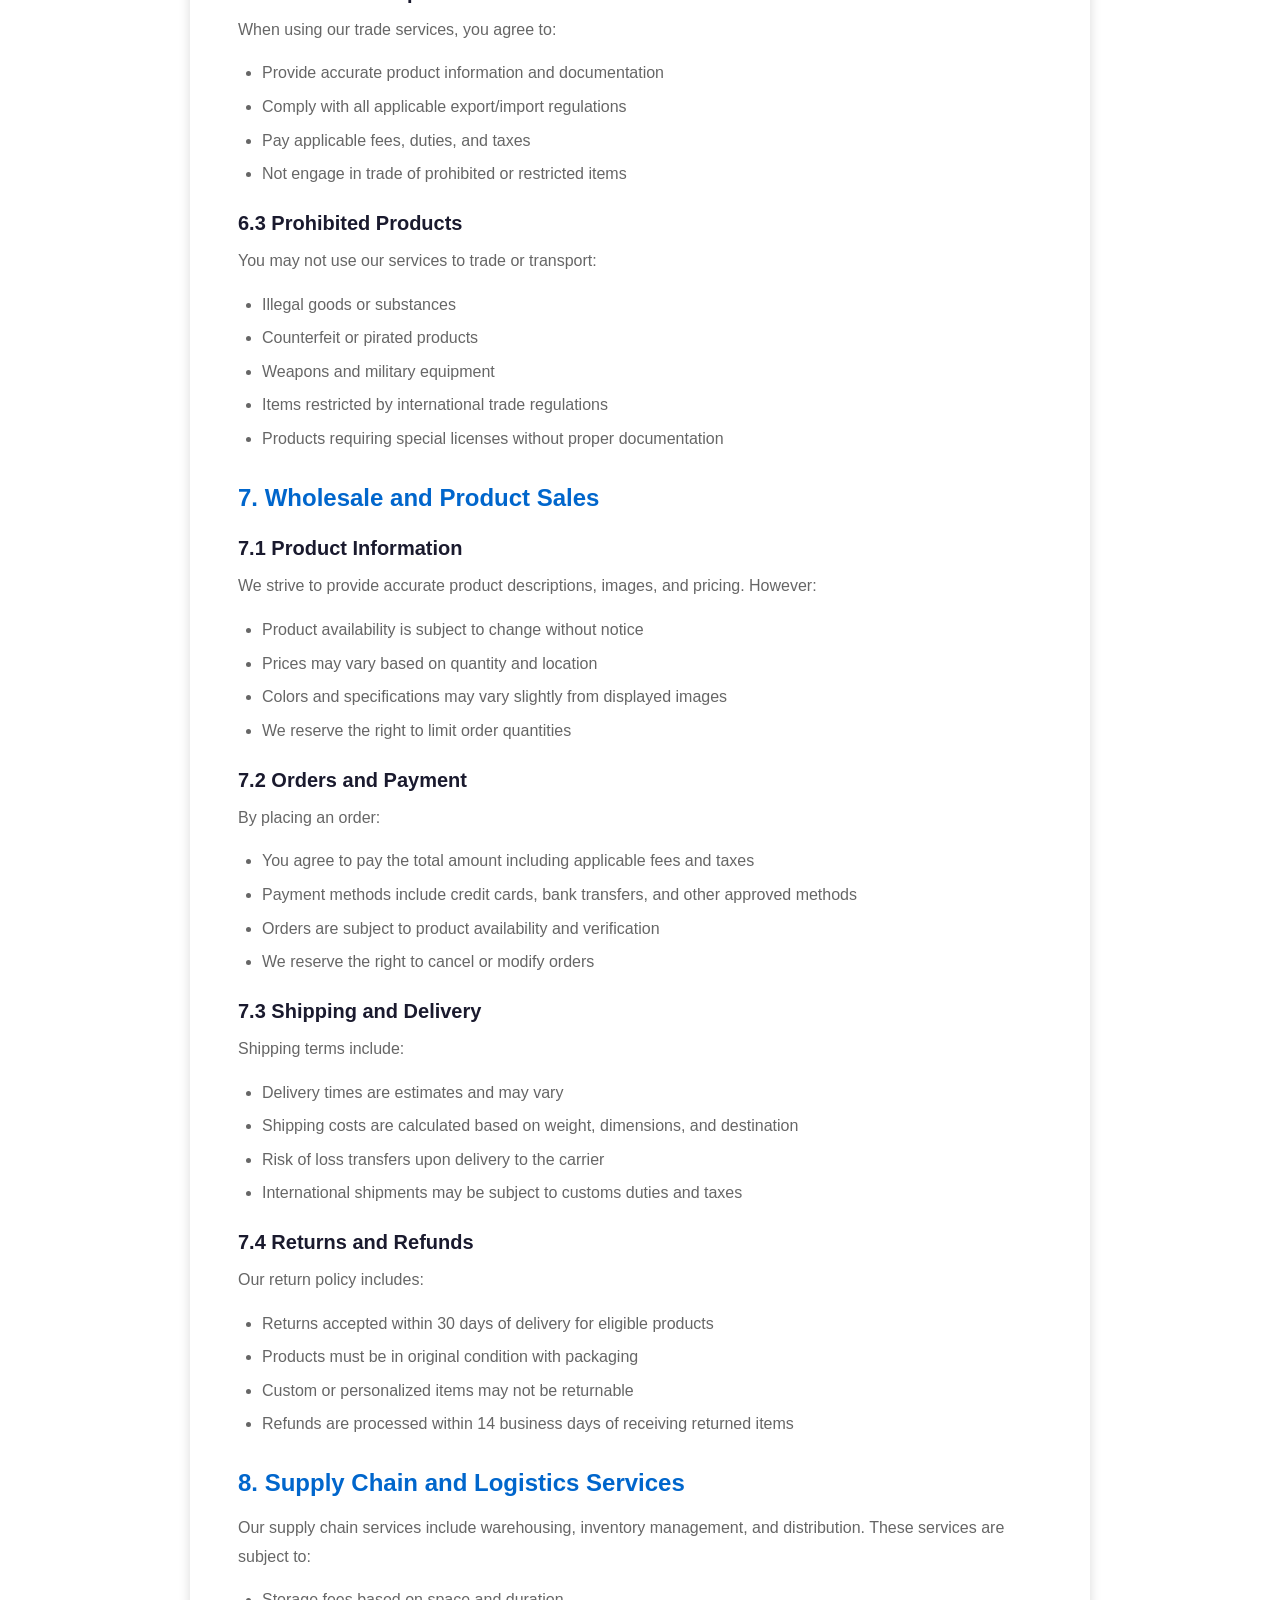
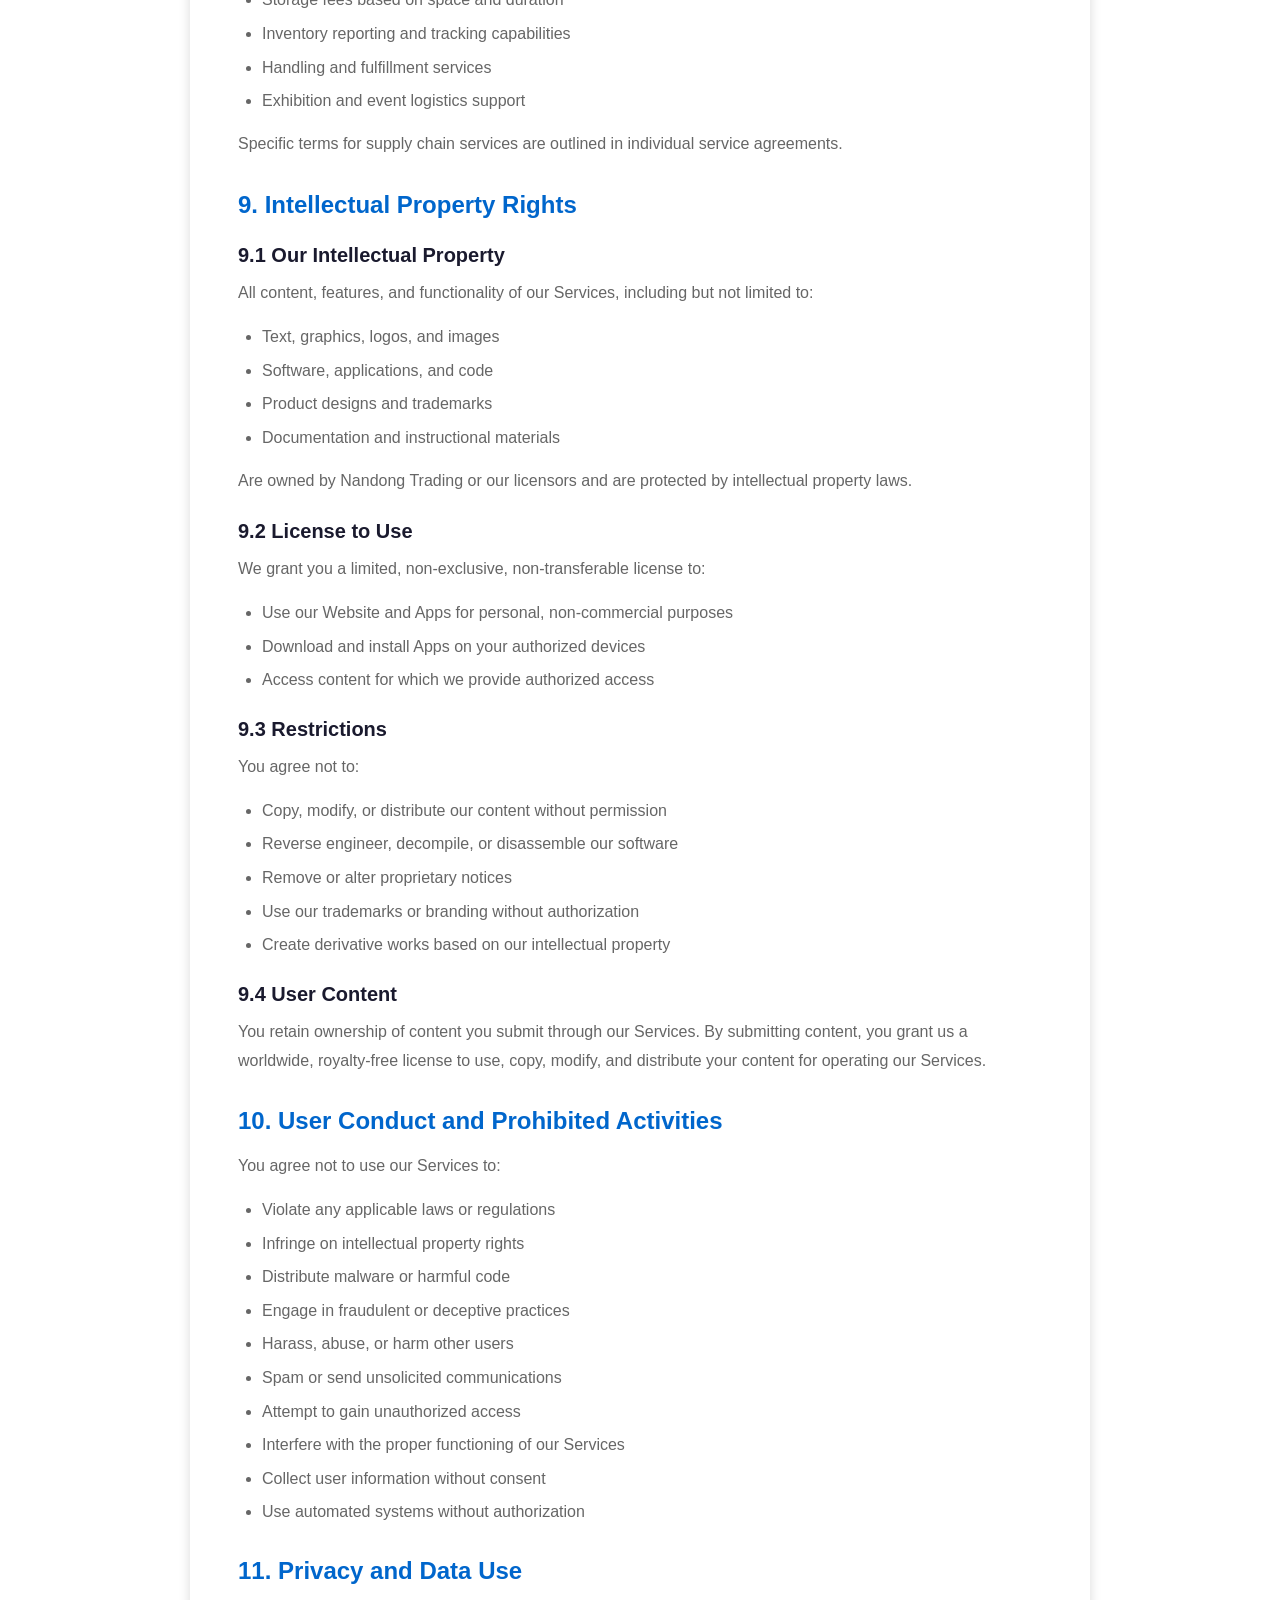
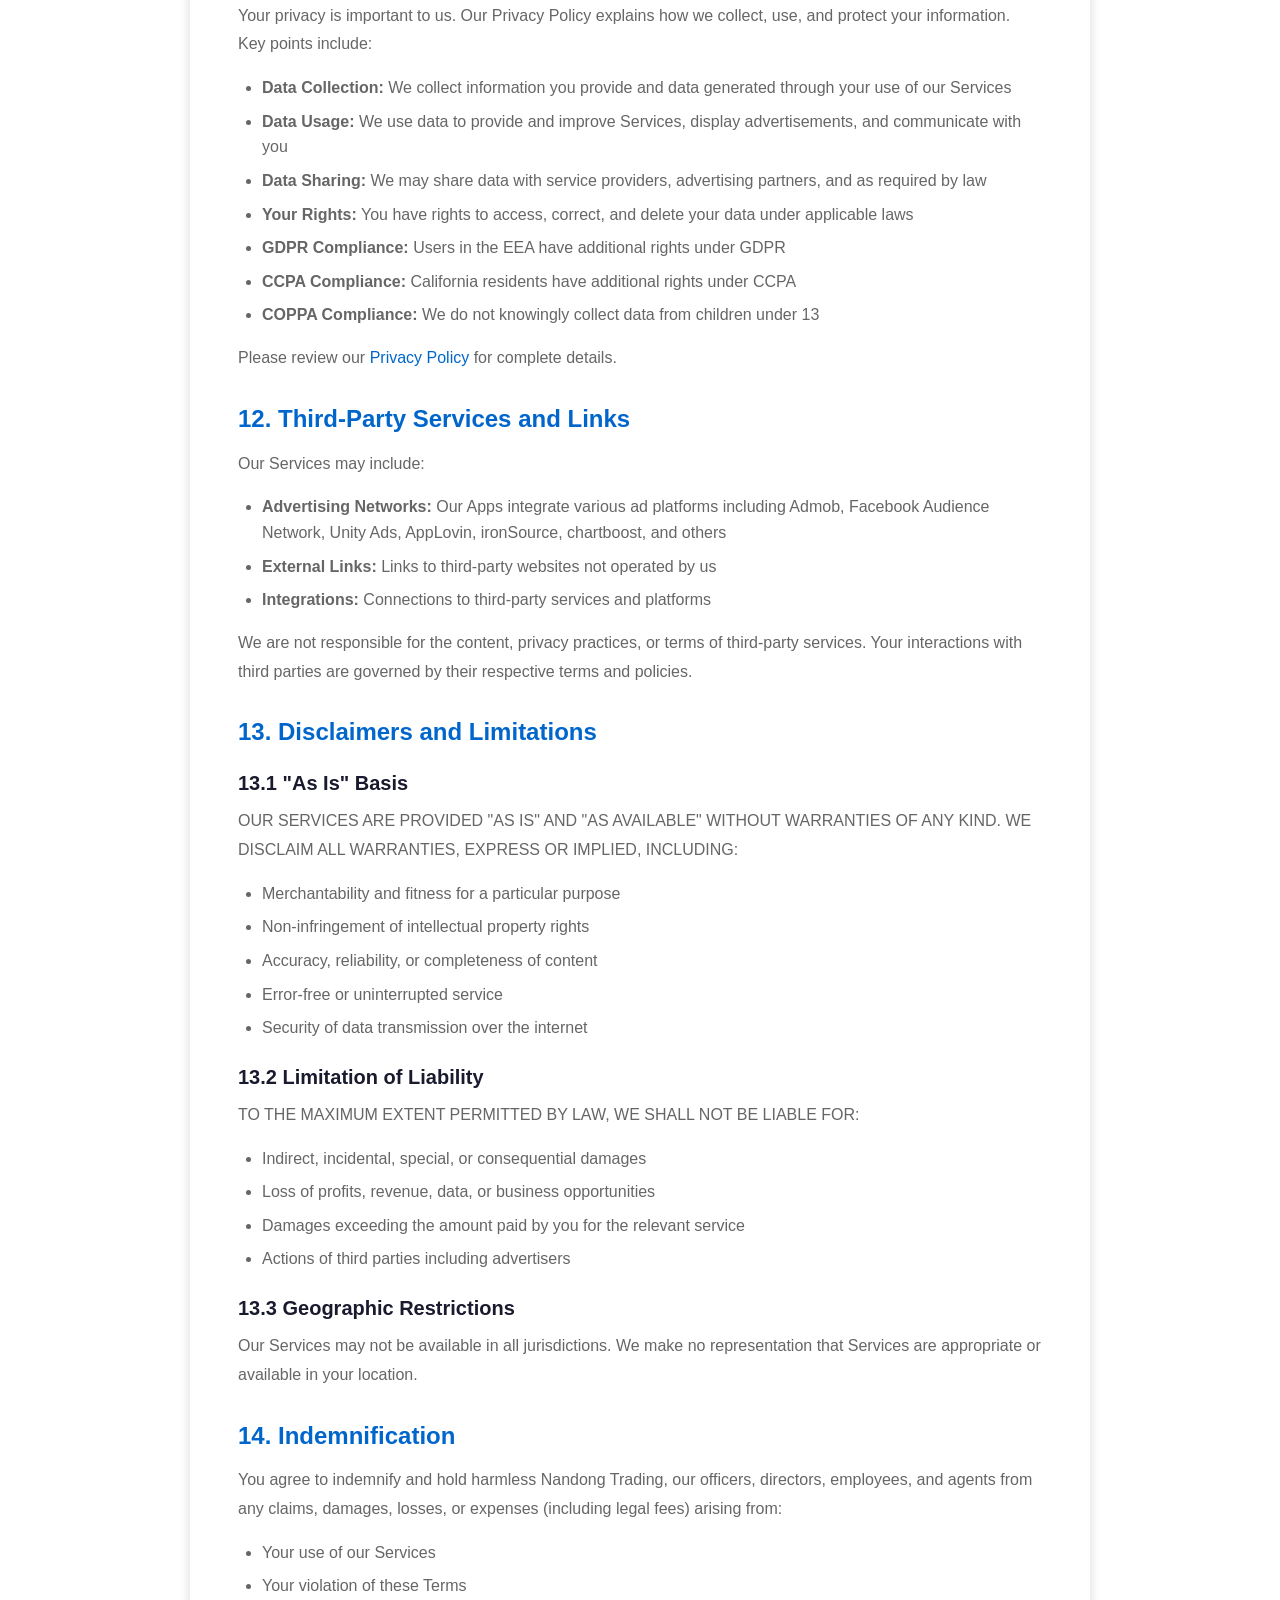
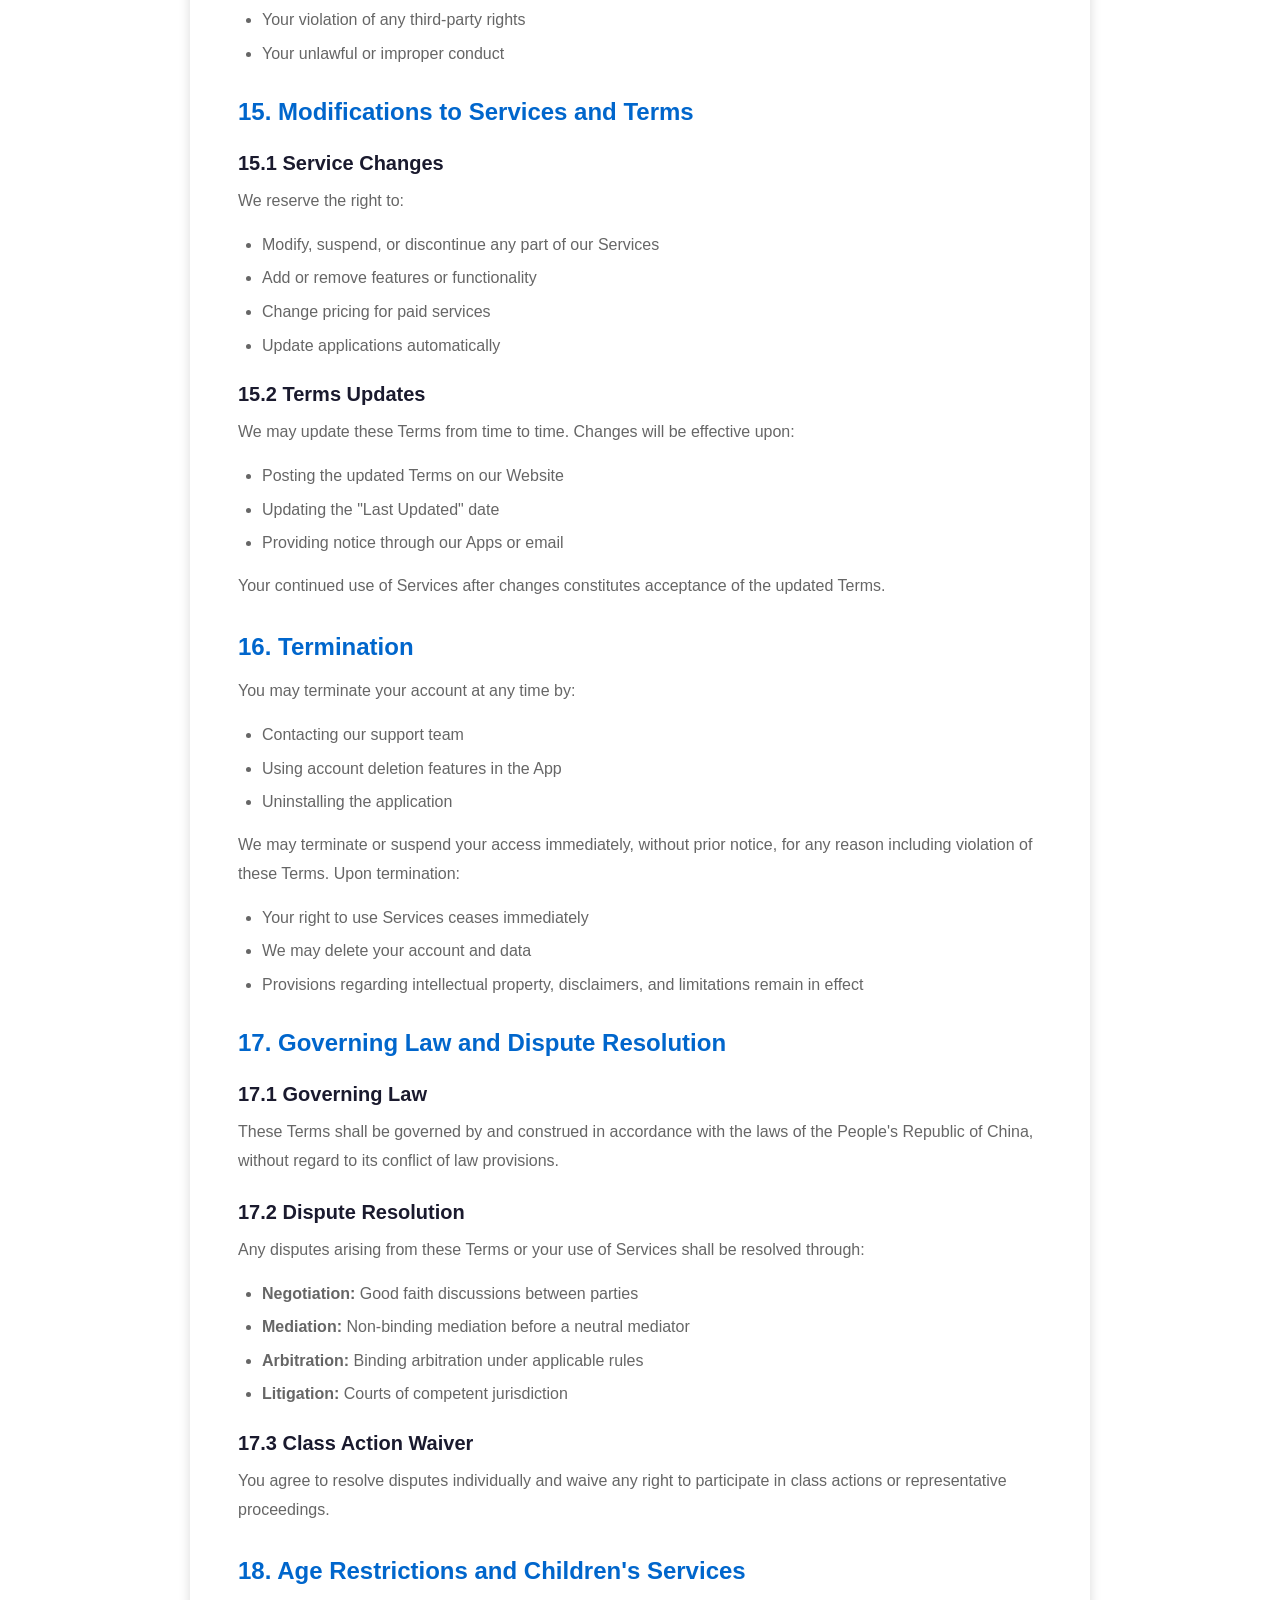
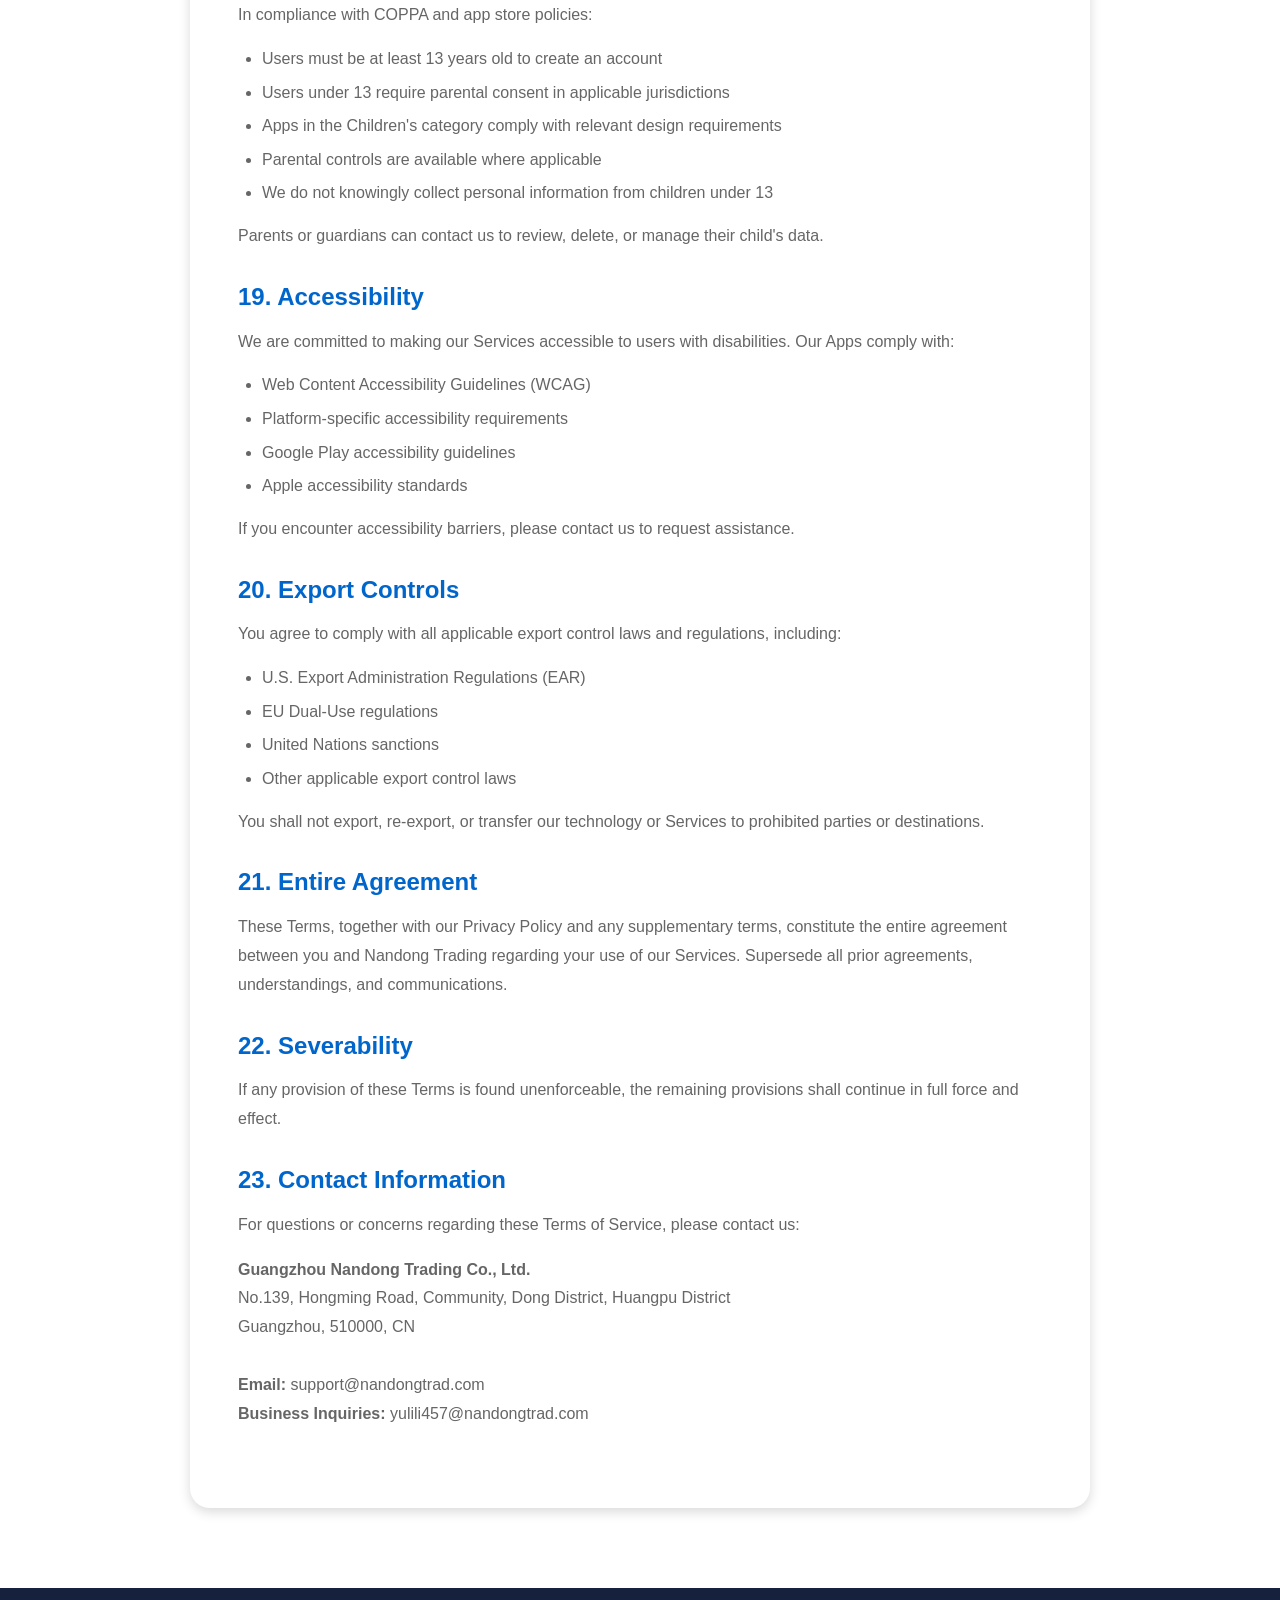
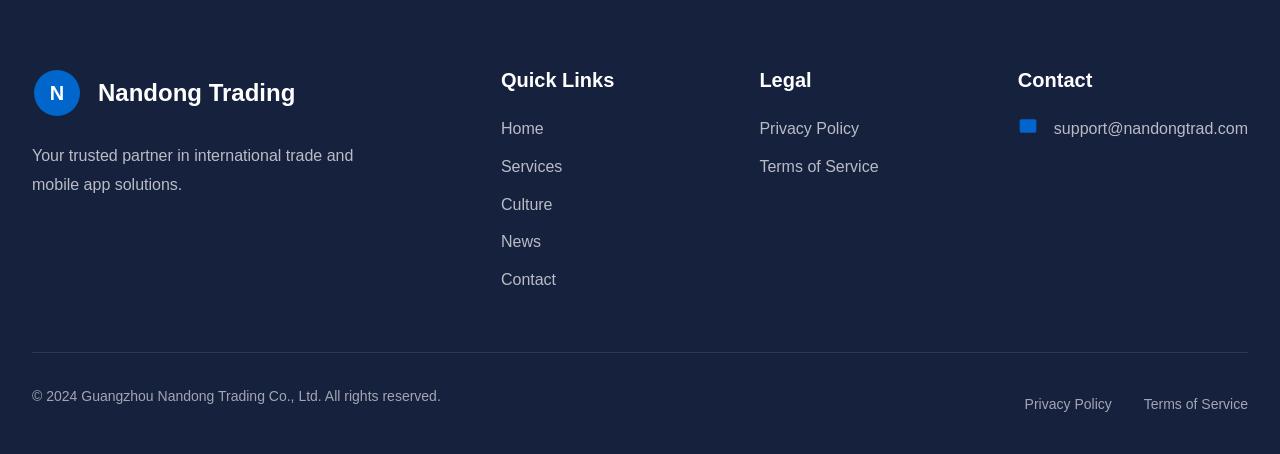
<file: terms.html>
<!DOCTYPE html>
<html lang="en">
<head>
    <meta charset="UTF-8">
    <meta name="viewport" content="width=device-width, initial-scale=1.0">
    <title>Terms of Service - Guangzhou Nandong Trading Co., Ltd.</title>
    <meta name="description" content="Terms of Service for Guangzhou Nandong Trading Co., Ltd. - Read our terms governing the use of our website, mobile applications, and services.">
    <meta name="robots" content="noindex, follow">
    <link rel="canonical" href="https://nandongtrad.com/terms.html">
    <link rel="icon" type="image/svg+xml" href="data:image/svg+xml,%3Csvg xmlns='http://www.w3.org/2000/svg' viewBox='0 0 100 100'%3E%3Ccircle cx='50' cy='50' r='45' fill='%230066cc'/%3E%3Ctext x='50' y='60' text-anchor='middle' fill='white' font-size='40' font-weight='bold'%3EN%3C/text%3E%3C/svg%3E">
    <link rel="stylesheet" href="css/style.css">
</head>
<body>
    <a href="#main-content" class="skip-link">Skip to main content</a>
    <div class="loading"><div class="loader"></div></div>
    
    <header class="header">
        <div class="header-inner">
            <a href="index.html" class="logo" aria-label="Home">
                <svg viewBox="0 0 50 50"><circle cx="25" cy="25" r="23" fill="#0066cc"/><text x="25" y="32" text-anchor="middle" fill="white" font-size="20" font-weight="bold">N</text></svg>
                <div><div class="logo-text">Nandong Trading</div><div class="logo-tagline">Global Business Partner</div></div>
            </a>
            <nav aria-label="Main Navigation">
                <ul class="nav-menu">
                    <li><a href="index.html">Home</a></li>
                    <li><a href="services.html">Services</a></li>
                    <li><a href="culture.html">Culture</a></li>
                    <li><a href="news.html">News</a></li>
                    <li><a href="contact.html">Contact</a></li>
                </ul>
            </nav>
            <button class="menu-toggle" aria-label="Toggle Menu"><span></span><span></span><span></span></button>
        </div>
    </header>
    
    <main id="main-content">
        <section class="legal-page">
            <div class="legal-container">
                <div class="legal-header fade-in">
                    <h1 class="legal-title">Terms of Service</h1>
                    <p class="legal-subtitle">Last Updated: June 15, 2024</p>
                </div>
                
                <div class="legal-content">
                    <section class="legal-section">
                        <h2>1. Acceptance of Terms</h2>
                        <p>Welcome to Guangzhou Nandong Trading Co., Ltd. ("Nandong Trading," "we," "our," or "us"). By accessing or using our website at nandongtrad.com (the "Website"), our mobile applications available on Google Play and App Store (the "Apps"), or any of our services (collectively, the "Services"), you agree to be bound by these Terms of Service ("Terms").</p>
                        <p>If you do not agree to these Terms, please do not access or use our Services. By creating an account, downloading our Apps, or using any part of our Services, you acknowledge that you have read, understood, and agree to be bound by these Terms and our Privacy Policy.</p>
                    </section>
                    
                    <section class="legal-section">
                        <h2>2. Description of Services</h2>
                        <p>Nandong Trading provides the following services:</p>
                        <ul>
                            <li><strong>Mobile Application Development and Publishing:</strong> Development and publication of mobile applications on Google Play and App Store, including integrated advertising and monetization solutions</li>
                            <li><strong>International Trade Services:</strong> Import and export agency services, customs clearance, documentation, and logistics support</li>
                            <li><strong>Wholesale Distribution:</strong> Wholesale of daily necessities, fashion apparel, luggage and bags, electronics, hardware materials, and agricultural products</li>
                            <li><strong>Supply Chain Management:</strong> Warehouse management, inventory control, exhibition marketing, and distribution services</li>
                            <li><strong>Technology Solutions:</strong> Cloud storage, data management, and business software solutions</li>
                        </ul>
                    </section>
                    
                    <section class="legal-section">
                        <h2>3. Eligibility</h2>
                        <p>You must meet the following requirements to use our Services:</p>
                        <ul>
                            <li>Be at least 18 years of age or the age of legal majority in your jurisdiction</li>
                            <li>Have the legal capacity to enter into binding contracts</li>
                            <li>Not be prohibited from using our Services under applicable laws</li>
                            <li>Provide accurate, current, and complete information during registration</li>
                            <li>Be responsible for maintaining the security of your account credentials</li>
                        </ul>
                        <p>Our Services are not available to users under 13 years of age. If you are between 13 and 18 years of age, you must have parental or guardian consent to use our Services.</p>
                    </section>
                    
                    <section class="legal-section">
                        <h2>4. Account Registration and Security</h2>
                        <h3>4.1 Account Creation</h3>
                        <p>To access certain features of our Services, you may need to create an account. You agree to:</p>
                        <ul>
                            <li>Provide accurate and complete information during registration</li>
                            <li>Update your information to keep it accurate and current</li>
                            <li>Choose a strong and secure password</li>
                            <li>Not share your account credentials with others</li>
                            <li>Notify us immediately of any unauthorized access to your account</li>
                        </ul>
                        
                        <h3>4.2 Account Security</h3>
                        <p>You are solely responsible for:</p>
                        <ul>
                            <li>All activities that occur under your account</li>
                            <li>Maintaining the confidentiality of your login information</li>
                            <li>All communications and transactions made through your account</li>
                        </ul>
                        <p>We reserve the right to suspend or terminate accounts that violate these Terms or engage in prohibited activities.</p>
                    </section>
                    
                    <section class="legal-section">
                        <h2>5. Mobile Application Usage</h2>
                        <h3>5.1 App Store and Google Play Requirements</h3>
                        <p>Our mobile applications are distributed through Google Play and Apple App Store. Your use of our Apps is subject to:</p>
                        <ul>
                            <li>The terms and conditions of Google Play Developer Program Policies</li>
                            <li>The Apple Developer Program License Agreement</li>
                            <li>The App Store Review Guidelines</li>
                            <li>Any additional terms required by these platforms</li>
                        </ul>
                        
                        <h3>5.2 Advertisement Integration</h3>
                        <p>Our mobile applications include integrated advertising from various ad networks. By using our Apps, you acknowledge and agree that:</p>
                        <ul>
                            <li>Advertisements may be displayed during your use of the App</li>
                            <li>Ad content is provided by third-party advertisers</li>
                            <li>We are not responsible for the content of third-party advertisements</li>
                            <li>Clicking on advertisements may direct you to external websites or applications</li>
                            <li>You may encounter various ad formats including splash ads, rewarded videos, interstitials, banners, and native ads</li>
                            <li>Ad personalization may be based on your device information and usage patterns</li>
                        </ul>
                        
                        <h3>5.3 Ad-Free Options</h3>
                        <p>Where available, we may offer premium versions of our applications without advertisements. The availability of ad-free options and their pricing are subject to change.</p>
                        
                        <h3>5.4 App Updates</h3>
                        <p>From time to time, we may release updates to our applications. You agree that:</p>
                        <ul>
                            <li>Apps may automatically check for and install updates</li>
                            <li>Updates may include bug fixes, feature improvements, or security patches</li>
                            <li>Using outdated versions of the App may result in reduced functionality or security risks</li>
                        </ul>
                    </section>
                    
                    <section class="legal-section">
                        <h2>6. International Trade Services</h2>
                        <h3>6.1 Scope of Services</h3>
                        <p>Our international trade services include but are not limited to:</p>
                        <ul>
                            <li>Domestic trade agency services</li>
                            <li>Customs clearance and documentation</li>
                            <li>Logistics and transportation coordination</li>
                            <li>Compliance with import/export regulations</li>
                        </ul>
                        
                        <h3>6.2 Customer Responsibilities</h3>
                        <p>When using our trade services, you agree to:</p>
                        <ul>
                            <li>Provide accurate product information and documentation</li>
                            <li>Comply with all applicable export/import regulations</li>
                            <li>Pay applicable fees, duties, and taxes</li>
                            <li>Not engage in trade of prohibited or restricted items</li>
                        </ul>
                        
                        <h3>6.3 Prohibited Products</h3>
                        <p>You may not use our services to trade or transport:</p>
                        <ul>
                            <li>Illegal goods or substances</li>
                            <li>Counterfeit or pirated products</li>
                            <li>Weapons and military equipment</li>
                            <li>Items restricted by international trade regulations</li>
                            <li>Products requiring special licenses without proper documentation</li>
                        </ul>
                    </section>
                    
                    <section class="legal-section">
                        <h2>7. Wholesale and Product Sales</h2>
                        <h3>7.1 Product Information</h3>
                        <p>We strive to provide accurate product descriptions, images, and pricing. However:</p>
                        <ul>
                            <li>Product availability is subject to change without notice</li>
                            <li>Prices may vary based on quantity and location</li>
                            <li>Colors and specifications may vary slightly from displayed images</li>
                            <li>We reserve the right to limit order quantities</li>
                        </ul>
                        
                        <h3>7.2 Orders and Payment</h3>
                        <p>By placing an order:</p>
                        <ul>
                            <li>You agree to pay the total amount including applicable fees and taxes</li>
                            <li>Payment methods include credit cards, bank transfers, and other approved methods</li>
                            <li>Orders are subject to product availability and verification</li>
                            <li>We reserve the right to cancel or modify orders</li>
                        </ul>
                        
                        <h3>7.3 Shipping and Delivery</h3>
                        <p>Shipping terms include:</p>
                        <ul>
                            <li>Delivery times are estimates and may vary</li>
                            <li>Shipping costs are calculated based on weight, dimensions, and destination</li>
                            <li>Risk of loss transfers upon delivery to the carrier</li>
                            <li>International shipments may be subject to customs duties and taxes</li>
                        </ul>
                        
                        <h3>7.4 Returns and Refunds</h3>
                        <p>Our return policy includes:</p>
                        <ul>
                            <li>Returns accepted within 30 days of delivery for eligible products</li>
                            <li>Products must be in original condition with packaging</li>
                            <li>Custom or personalized items may not be returnable</li>
                            <li>Refunds are processed within 14 business days of receiving returned items</li>
                        </ul>
                    </section>
                    
                    <section class="legal-section">
                        <h2>8. Supply Chain and Logistics Services</h2>
                        <p>Our supply chain services include warehousing, inventory management, and distribution. These services are subject to:</p>
                        <ul>
                            <li>Storage fees based on space and duration</li>
                            <li>Inventory reporting and tracking capabilities</li>
                            <li>Handling and fulfillment services</li>
                            <li>Exhibition and event logistics support</li>
                        </ul>
                        <p>Specific terms for supply chain services are outlined in individual service agreements.</p>
                    </section>
                    
                    <section class="legal-section">
                        <h2>9. Intellectual Property Rights</h2>
                        <h3>9.1 Our Intellectual Property</h3>
                        <p>All content, features, and functionality of our Services, including but not limited to:</p>
                        <ul>
                            <li>Text, graphics, logos, and images</li>
                            <li>Software, applications, and code</li>
                            <li>Product designs and trademarks</li>
                            <li>Documentation and instructional materials</li>
                        </ul>
                        <p>Are owned by Nandong Trading or our licensors and are protected by intellectual property laws.</p>
                        
                        <h3>9.2 License to Use</h3>
                        <p>We grant you a limited, non-exclusive, non-transferable license to:</p>
                        <ul>
                            <li>Use our Website and Apps for personal, non-commercial purposes</li>
                            <li>Download and install Apps on your authorized devices</li>
                            <li>Access content for which we provide authorized access</li>
                        </ul>
                        
                        <h3>9.3 Restrictions</h3>
                        <p>You agree not to:</p>
                        <ul>
                            <li>Copy, modify, or distribute our content without permission</li>
                            <li>Reverse engineer, decompile, or disassemble our software</li>
                            <li>Remove or alter proprietary notices</li>
                            <li>Use our trademarks or branding without authorization</li>
                            <li>Create derivative works based on our intellectual property</li>
                        </ul>
                        
                        <h3>9.4 User Content</h3>
                        <p>You retain ownership of content you submit through our Services. By submitting content, you grant us a worldwide, royalty-free license to use, copy, modify, and distribute your content for operating our Services.</p>
                    </section>
                    
                    <section class="legal-section">
                        <h2>10. User Conduct and Prohibited Activities</h2>
                        <p>You agree not to use our Services to:</p>
                        <ul>
                            <li>Violate any applicable laws or regulations</li>
                            <li>Infringe on intellectual property rights</li>
                            <li>Distribute malware or harmful code</li>
                            <li>Engage in fraudulent or deceptive practices</li>
                            <li>Harass, abuse, or harm other users</li>
                            <li>Spam or send unsolicited communications</li>
                            <li>Attempt to gain unauthorized access</li>
                            <li>Interfere with the proper functioning of our Services</li>
                            <li>Collect user information without consent</li>
                            <li>Use automated systems without authorization</li>
                        </ul>
                    </section>
                    
                    <section class="legal-section">
                        <h2>11. Privacy and Data Use</h2>
                        <p>Your privacy is important to us. Our Privacy Policy explains how we collect, use, and protect your information. Key points include:</p>
                        <ul>
                            <li><strong>Data Collection:</strong> We collect information you provide and data generated through your use of our Services</li>
                            <li><strong>Data Usage:</strong> We use data to provide and improve Services, display advertisements, and communicate with you</li>
                            <li><strong>Data Sharing:</strong> We may share data with service providers, advertising partners, and as required by law</li>
                            <li><strong>Your Rights:</strong> You have rights to access, correct, and delete your data under applicable laws</li>
                            <li><strong>GDPR Compliance:</strong> Users in the EEA have additional rights under GDPR</li>
                            <li><strong>CCPA Compliance:</strong> California residents have additional rights under CCPA</li>
                            <li><strong>COPPA Compliance:</strong> We do not knowingly collect data from children under 13</li>
                        </ul>
                        <p>Please review our <a href="privacy.html" style="color: #0066cc;">Privacy Policy</a> for complete details.</p>
                    </section>
                    
                    <section class="legal-section">
                        <h2>12. Third-Party Services and Links</h2>
                        <p>Our Services may include:</p>
                        <ul>
                            <li><strong>Advertising Networks:</strong> Our Apps integrate various ad platforms including Admob, Facebook Audience Network, Unity Ads, AppLovin, ironSource, chartboost, and others</li>
                            <li><strong>External Links:</strong> Links to third-party websites not operated by us</li>
                            <li><strong>Integrations:</strong> Connections to third-party services and platforms</li>
                        </ul>
                        <p>We are not responsible for the content, privacy practices, or terms of third-party services. Your interactions with third parties are governed by their respective terms and policies.</p>
                    </section>
                    
                    <section class="legal-section">
                        <h2>13. Disclaimers and Limitations</h2>
                        <h3>13.1 "As Is" Basis</h3>
                        <p>OUR SERVICES ARE PROVIDED "AS IS" AND "AS AVAILABLE" WITHOUT WARRANTIES OF ANY KIND. WE DISCLAIM ALL WARRANTIES, EXPRESS OR IMPLIED, INCLUDING:</p>
                        <ul>
                            <li>Merchantability and fitness for a particular purpose</li>
                            <li>Non-infringement of intellectual property rights</li>
                            <li>Accuracy, reliability, or completeness of content</li>
                            <li>Error-free or uninterrupted service</li>
                            <li>Security of data transmission over the internet</li>
                        </ul>
                        
                        <h3>13.2 Limitation of Liability</h3>
                        <p>TO THE MAXIMUM EXTENT PERMITTED BY LAW, WE SHALL NOT BE LIABLE FOR:</p>
                        <ul>
                            <li>Indirect, incidental, special, or consequential damages</li>
                            <li>Loss of profits, revenue, data, or business opportunities</li>
                            <li>Damages exceeding the amount paid by you for the relevant service</li>
                            <li>Actions of third parties including advertisers</li>
                        </ul>
                        
                        <h3>13.3 Geographic Restrictions</h3>
                        <p>Our Services may not be available in all jurisdictions. We make no representation that Services are appropriate or available in your location.</p>
                    </section>
                    
                    <section class="legal-section">
                        <h2>14. Indemnification</h2>
                        <p>You agree to indemnify and hold harmless Nandong Trading, our officers, directors, employees, and agents from any claims, damages, losses, or expenses (including legal fees) arising from:</p>
                        <ul>
                            <li>Your use of our Services</li>
                            <li>Your violation of these Terms</li>
                            <li>Your violation of any third-party rights</li>
                            <li>Your unlawful or improper conduct</li>
                        </ul>
                    </section>
                    
                    <section class="legal-section">
                        <h2>15. Modifications to Services and Terms</h2>
                        <h3>15.1 Service Changes</h3>
                        <p>We reserve the right to:</p>
                        <ul>
                            <li>Modify, suspend, or discontinue any part of our Services</li>
                            <li>Add or remove features or functionality</li>
                            <li>Change pricing for paid services</li>
                            <li>Update applications automatically</li>
                        </ul>
                        
                        <h3>15.2 Terms Updates</h3>
                        <p>We may update these Terms from time to time. Changes will be effective upon:</p>
                        <ul>
                            <li>Posting the updated Terms on our Website</li>
                            <li>Updating the "Last Updated" date</li>
                            <li>Providing notice through our Apps or email</li>
                        </ul>
                        <p>Your continued use of Services after changes constitutes acceptance of the updated Terms.</p>
                    </section>
                    
                    <section class="legal-section">
                        <h2>16. Termination</h2>
                        <p>You may terminate your account at any time by:</p>
                        <ul>
                            <li>Contacting our support team</li>
                            <li>Using account deletion features in the App</li>
                            <li>Uninstalling the application</li>
                        </ul>
                        <p>We may terminate or suspend your access immediately, without prior notice, for any reason including violation of these Terms. Upon termination:</p>
                        <ul>
                            <li>Your right to use Services ceases immediately</li>
                            <li>We may delete your account and data</li>
                            <li>Provisions regarding intellectual property, disclaimers, and limitations remain in effect</li>
                        </ul>
                    </section>
                    
                    <section class="legal-section">
                        <h2>17. Governing Law and Dispute Resolution</h2>
                        <h3>17.1 Governing Law</h3>
                        <p>These Terms shall be governed by and construed in accordance with the laws of the People's Republic of China, without regard to its conflict of law provisions.</p>
                        
                        <h3>17.2 Dispute Resolution</h3>
                        <p>Any disputes arising from these Terms or your use of Services shall be resolved through:</p>
                        <ul>
                            <li><strong>Negotiation:</strong> Good faith discussions between parties</li>
                            <li><strong>Mediation:</strong> Non-binding mediation before a neutral mediator</li>
                            <li><strong>Arbitration:</strong> Binding arbitration under applicable rules</li>
                            <li><strong>Litigation:</strong> Courts of competent jurisdiction</li>
                        </ul>
                        
                        <h3>17.3 Class Action Waiver</h3>
                        <p>You agree to resolve disputes individually and waive any right to participate in class actions or representative proceedings.</p>
                    </section>
                    
                    <section class="legal-section">
                        <h2>18. Age Restrictions and Children's Services</h2>
                        <p>In compliance with COPPA and app store policies:</p>
                        <ul>
                            <li>Users must be at least 13 years old to create an account</li>
                            <li>Users under 13 require parental consent in applicable jurisdictions</li>
                            <li>Apps in the Children's category comply with relevant design requirements</li>
                            <li>Parental controls are available where applicable</li>
                            <li>We do not knowingly collect personal information from children under 13</li>
                        </ul>
                        <p>Parents or guardians can contact us to review, delete, or manage their child's data.</p>
                    </section>
                    
                    <section class="legal-section">
                        <h2>19. Accessibility</h2>
                        <p>We are committed to making our Services accessible to users with disabilities. Our Apps comply with:</p>
                        <ul>
                            <li>Web Content Accessibility Guidelines (WCAG)</li>
                            <li>Platform-specific accessibility requirements</li>
                            <li>Google Play accessibility guidelines</li>
                            <li>Apple accessibility standards</li>
                        </ul>
                        <p>If you encounter accessibility barriers, please contact us to request assistance.</p>
                    </section>
                    
                    <section class="legal-section">
                        <h2>20. Export Controls</h2>
                        <p>You agree to comply with all applicable export control laws and regulations, including:</p>
                        <ul>
                            <li>U.S. Export Administration Regulations (EAR)</li>
                            <li>EU Dual-Use regulations</li>
                            <li>United Nations sanctions</li>
                            <li>Other applicable export control laws</li>
                        </ul>
                        <p>You shall not export, re-export, or transfer our technology or Services to prohibited parties or destinations.</p>
                    </section>
                    
                    <section class="legal-section">
                        <h2>21. Entire Agreement</h2>
                        <p>These Terms, together with our Privacy Policy and any supplementary terms, constitute the entire agreement between you and Nandong Trading regarding your use of our Services. Supersede all prior agreements, understandings, and communications.</p>
                    </section>
                    
                    <section class="legal-section">
                        <h2>22. Severability</h2>
                        <p>If any provision of these Terms is found unenforceable, the remaining provisions shall continue in full force and effect.</p>
                    </section>
                    
                    <section class="legal-section">
                        <h2>23. Contact Information</h2>
                        <p>For questions or concerns regarding these Terms of Service, please contact us:</p>
                        <p><strong>Guangzhou Nandong Trading Co., Ltd.</strong><br>
                        No.139, Hongming Road, Community, Dong District, Huangpu District<br>
                        Guangzhou, 510000, CN<br><br>
                        <strong>Email:</strong> support@nandongtrad.com<br>
                        <strong>Business Inquiries:</strong> yulili457@nandongtrad.com</p>
                    </section>
                </div>
            </div>
        </section>
    </main>
    
    <footer class="footer">
        <div class="container">
            <div class="footer-grid">
                <div class="footer-brand">
                    <div class="footer-logo">
                        <svg viewBox="0 0 50 50"><circle cx="25" cy="25" r="23" fill="#0066cc"/><text x="25" y="32" text-anchor="middle" fill="white" font-size="20" font-weight="bold">N</text></svg>
                        <span class="footer-logo-text">Nandong Trading</span>
                    </div>
                    <p class="footer-description">Your trusted partner in international trade and mobile app solutions.</p>
                </div>
                <div class="footer-column">
                    <h4 class="footer-title">Quick Links</h4>
                    <ul class="footer-links">
                        <li><a href="index.html">Home</a></li>
                        <li><a href="services.html">Services</a></li>
                        <li><a href="culture.html">Culture</a></li>
                        <li><a href="news.html">News</a></li>
                        <li><a href="contact.html">Contact</a></li>
                    </ul>
                </div>
                <div class="footer-column">
                    <h4 class="footer-title">Legal</h4>
                    <ul class="footer-links">
                        <li><a href="privacy.html">Privacy Policy</a></li>
                        <li><a href="terms.html">Terms of Service</a></li>
                    </ul>
                </div>
                <div class="footer-column">
                    <h4 class="footer-title">Contact</h4>
                    <div class="footer-contact-item">
                        <svg viewBox="0 0 24 24"><path d="M20 4H4c-1.1 0-2 .9-2 2v12c0 1.1.9 2 2 2h16c1.1 0 2-.9 2-2V6c0-1.1-.9-2-2-2z"/></svg>
                        <span>support@nandongtrad.com</span>
                    </div>
                </div>
            </div>
            <div class="footer-bottom">
                <p class="footer-copyright">&copy; 2024 Guangzhou Nandong Trading Co., Ltd. All rights reserved.</p>
                <div class="footer-legal-links">
                    <a href="privacy.html">Privacy Policy</a>
                    <a href="terms.html">Terms of Service</a>
                </div>
            </div>
        </div>
    </footer>
    
    <button class="back-to-top" aria-label="Back to Top"><svg viewBox="0 0 24 24"><path d="M7.41 15.41L12 10.83l4.59 4.58L18 14l-6-6-6 6z"/></svg></button>
    <script src="js/main.js"></script>
</body>
</html>
</file>
<file: css/style.css>
/* ========================================
   Guangzhou Nandong Trading Co., Ltd.
   Global Business Website Styles
   ======================================== */

/* CSS Variables */
:root {
    --primary-color: #0066cc;
    --primary-dark: #004c99;
    --secondary-color: #ff6b35;
    --accent-color: #00a8e8;
    --text-dark: #1a1a2e;
    --text-light: #666666;
    --bg-light: #f8f9fa;
    --bg-dark: #16213e;
    --white: #ffffff;
    --gray-100: #f0f0f0;
    --gray-200: #e0e0e0;
    --gradient-primary: linear-gradient(135deg, #0066cc 0%, #004c99 100%);
    --gradient-secondary: linear-gradient(135deg, #ff6b35 0%, #ff8c42 100%);
    --gradient-accent: linear-gradient(135deg, #00a8e8 0%, #007ea7 100%);
    --shadow-sm: 0 2px 4px rgba(0,0,0,0.1);
    --shadow-md: 0 4px 12px rgba(0,0,0,0.15);
    --shadow-lg: 0 8px 24px rgba(0,0,0,0.2);
    --shadow-xl: 0 12px 48px rgba(0,0,0,0.25);
    --transition-fast: 0.3s ease;
    --transition-normal: 0.5s ease;
    --transition-slow: 0.8s ease;
}

/* Reset & Base */
* {
    margin: 0;
    padding: 0;
    box-sizing: border-box;
}

html {
    scroll-behavior: smooth;
    font-size: 16px;
}

body {
    font-family: 'Segoe UI', Tahoma, Geneva, Verdana, sans-serif;
    color: var(--text-dark);
    line-height: 1.6;
    overflow-x: hidden;
    background-color: var(--white);
}

/* Typography */
h1, h2, h3, h4, h5, h6 {
    font-weight: 700;
    line-height: 1.2;
    margin-bottom: 1rem;
}

h1 { font-size: 3.5rem; }
h2 { font-size: 2.8rem; }
h3 { font-size: 2.2rem; }
h4 { font-size: 1.8rem; }
h5 { font-size: 1.4rem; }
h6 { font-size: 1.2rem; }

p {
    margin-bottom: 1rem;
    color: var(--text-light);
}

a {
    text-decoration: none;
    color: inherit;
    transition: var(--transition-fast);
}

img {
    max-width: 100%;
    height: auto;
    display: block;
}

/* Container */
.container {
    max-width: 1400px;
    margin: 0 auto;
    padding: 0 2rem;
}

.container-fluid {
    width: 100%;
    padding: 0 2rem;
}

/* Header & Navigation */
.header {
    position: fixed;
    top: 0;
    left: 0;
    width: 100%;
    z-index: 1000;
    background: rgba(255, 255, 255, 0.98);
    backdrop-filter: blur(20px);
    box-shadow: var(--shadow-sm);
    transition: var(--transition-normal);
}

.header.scrolled {
    background: rgba(255, 255, 255, 0.95);
    box-shadow: var(--shadow-md);
}

.header-inner {
    display: flex;
    justify-content: space-between;
    align-items: center;
    padding: 1rem 2rem;
    max-width: 1400px;
    margin: 0 auto;
}

.logo {
    display: flex;
    align-items: center;
    gap: 1rem;
}

.logo svg {
    width: 50px;
    height: 50px;
    transition: var(--transition-fast);
}

.logo:hover svg {
    transform: scale(1.05);
}

.logo-text {
    font-size: 1.5rem;
    font-weight: 700;
    color: var(--primary-color);
    letter-spacing: -0.5px;
}

.logo-tagline {
    font-size: 0.75rem;
    color: var(--text-light);
    text-transform: uppercase;
    letter-spacing: 2px;
}

.nav-menu {
    display: flex;
    align-items: center;
    gap: 3rem;
    list-style: none;
}

.nav-menu a {
    font-weight: 600;
    color: var(--text-dark);
    padding: 0.5rem 0;
    position: relative;
}

.nav-menu a::after {
    content: '';
    position: absolute;
    bottom: 0;
    left: 0;
    width: 0;
    height: 2px;
    background: var(--gradient-primary);
    transition: var(--transition-fast);
}

.nav-menu a:hover::after,
.nav-menu a.active::after {
    width: 100%;
}

.nav-menu a:hover {
    color: var(--primary-color);
}

/* Mobile Menu */
.menu-toggle {
    display: none;
    flex-direction: column;
    gap: 6px;
    cursor: pointer;
    padding: 0.5rem;
}

.menu-toggle span {
    width: 28px;
    height: 3px;
    background: var(--text-dark);
    border-radius: 3px;
    transition: var(--transition-fast);
}

.menu-toggle.active span:nth-child(1) {
    transform: rotate(45deg) translate(6px, 6px);
}

.menu-toggle.active span:nth-child(2) {
    opacity: 0;
}

.menu-toggle.active span:nth-child(3) {
    transform: rotate(-45deg) translate(6px, -6px);
}

/* Hero Section */
.hero {
    min-height: 100vh;
    display: flex;
    align-items: center;
    position: relative;
    background: linear-gradient(135deg, #f5f7fa 0%, #c3cfe2 100%);
    overflow: hidden;
    padding-top: 80px;
}

.hero-bg-shapes {
    position: absolute;
    top: 0;
    left: 0;
    width: 100%;
    height: 100%;
    overflow: hidden;
    pointer-events: none;
}

.hero-bg-shapes .shape {
    position: absolute;
    border-radius: 50%;
    opacity: 0.1;
    animation: float 20s ease-in-out infinite;
}

.hero-bg-shapes .shape-1 {
    width: 600px;
    height: 600px;
    background: var(--gradient-primary);
    top: -200px;
    right: -200px;
    animation-delay: 0s;
}

.hero-bg-shapes .shape-2 {
    width: 400px;
    height: 400px;
    background: var(--gradient-secondary);
    bottom: -100px;
    left: -100px;
    animation-delay: -5s;
}

.hero-bg-shapes .shape-3 {
    width: 300px;
    height: 300px;
    background: var(--gradient-accent);
    top: 50%;
    left: 50%;
    animation-delay: -10s;
}

@keyframes float {
    0%, 100% { transform: translate(0, 0) scale(1); }
    33% { transform: translate(30px, -30px) scale(1.1); }
    66% { transform: translate(-20px, 20px) scale(0.9); }
}

.hero-content {
    display: grid;
    grid-template-columns: 1fr 1fr;
    gap: 4rem;
    align-items: center;
    max-width: 1400px;
    margin: 0 auto;
    padding: 0 2rem;
}

.hero-text {
    animation: slideInLeft 1s ease-out;
}

@keyframes slideInLeft {
    from {
        opacity: 0;
        transform: translateX(-50px);
    }
    to {
        opacity: 1;
        transform: translateX(0);
    }
}

.hero-badge {
    display: inline-block;
    padding: 0.5rem 1.5rem;
    background: var(--gradient-secondary);
    color: var(--white);
    border-radius: 50px;
    font-size: 0.875rem;
    font-weight: 600;
    margin-bottom: 1.5rem;
    animation: pulse 2s ease-in-out infinite;
}

@keyframes pulse {
    0%, 100% { transform: scale(1); }
    50% { transform: scale(1.05); }
}

.hero-title {
    font-size: 4rem;
    font-weight: 800;
    line-height: 1.1;
    margin-bottom: 1.5rem;
    background: var(--gradient-primary);
    -webkit-background-clip: text;
    -webkit-text-fill-color: transparent;
    background-clip: text;
}

.hero-description {
    font-size: 1.25rem;
    color: var(--text-light);
    margin-bottom: 2rem;
    line-height: 1.8;
}

.hero-buttons {
    display: flex;
    gap: 1rem;
    margin-bottom: 3rem;
}

.btn {
    display: inline-flex;
    align-items: center;
    gap: 0.5rem;
    padding: 1rem 2rem;
    border-radius: 50px;
    font-weight: 600;
    font-size: 1rem;
    cursor: pointer;
    transition: var(--transition-normal);
    border: none;
    position: relative;
    overflow: hidden;
}

.btn::before {
    content: '';
    position: absolute;
    top: 0;
    left: -100%;
    width: 100%;
    height: 100%;
    background: linear-gradient(90deg, transparent, rgba(255,255,255,0.3), transparent);
    transition: var(--transition-normal);
}

.btn:hover::before {
    left: 100%;
}

.btn-primary {
    background: var(--gradient-primary);
    color: var(--white);
    box-shadow: 0 4px 15px rgba(0, 102, 204, 0.4);
}

.btn-primary:hover {
    transform: translateY(-3px);
    box-shadow: 0 8px 25px rgba(0, 102, 204, 0.5);
}

.btn-secondary {
    background: var(--white);
    color: var(--primary-color);
    border: 2px solid var(--primary-color);
}

.btn-secondary:hover {
    background: var(--primary-color);
    color: var(--white);
    transform: translateY(-3px);
}

.hero-stats {
    display: flex;
    gap: 3rem;
}

.stat-item {
    text-align: center;
}

.stat-number {
    font-size: 2.5rem;
    font-weight: 800;
    color: var(--primary-color);
    display: block;
}

.stat-label {
    font-size: 0.875rem;
    color: var(--text-light);
    text-transform: uppercase;
    letter-spacing: 1px;
}

.hero-visual {
    position: relative;
    animation: slideInRight 1s ease-out;
}

@keyframes slideInRight {
    from {
        opacity: 0;
        transform: translateX(50px);
    }
    to {
        opacity: 1;
        transform: translateX(0);
    }
}

.hero-image-container {
    position: relative;
    border-radius: 30px;
    overflow: hidden;
    box-shadow: var(--shadow-xl);
}

.hero-image {
    width: 100%;
    height: auto;
    border-radius: 30px;
}

.hero-float-card {
    position: absolute;
    background: var(--white);
    padding: 1.5rem;
    border-radius: 20px;
    box-shadow: var(--shadow-lg);
    animation: floatCard 3s ease-in-out infinite;
}

.hero-float-card.card-1 {
    top: 20%;
    left: -50px;
    animation-delay: 0s;
}

.hero-float-card.card-2 {
    bottom: 20%;
    right: -50px;
    animation-delay: 1.5s;
}

@keyframes floatCard {
    0%, 100% { transform: translateY(0); }
    50% { transform: translateY(-15px); }
}

.float-card-icon {
    width: 50px;
    height: 50px;
    background: var(--gradient-primary);
    border-radius: 12px;
    display: flex;
    align-items: center;
    justify-content: center;
    margin-bottom: 1rem;
}

.float-card-icon svg {
    width: 28px;
    height: 28px;
    fill: var(--white);
}

.float-card-title {
    font-size: 0.875rem;
    font-weight: 600;
    color: var(--text-dark);
}

.float-card-value {
    font-size: 1.5rem;
    font-weight: 700;
    color: var(--primary-color);
}

/* Section Styles */
.section {
    padding: 100px 0;
}

.section-dark {
    background: var(--bg-dark);
    color: var(--white);
}

.section-gray {
    background: var(--bg-light);
}

.section-header {
    text-align: center;
    max-width: 800px;
    margin: 0 auto 4rem;
}

.section-badge {
    display: inline-block;
    padding: 0.5rem 1.5rem;
    background: rgba(0, 102, 204, 0.1);
    color: var(--primary-color);
    border-radius: 50px;
    font-size: 0.875rem;
    font-weight: 600;
    margin-bottom: 1rem;
}

.section-dark .section-badge {
    background: rgba(255, 255, 255, 0.1);
    color: var(--white);
}

.section-title {
    font-size: 2.8rem;
    margin-bottom: 1rem;
}

.section-description {
    font-size: 1.125rem;
    color: var(--text-light);
}

.section-dark .section-description {
    color: rgba(255, 255, 255, 0.8);
}

/* Services Grid */
.services-grid {
    display: grid;
    grid-template-columns: repeat(3, 1fr);
    gap: 2rem;
}

.service-card {
    background: var(--white);
    padding: 3rem 2rem;
    border-radius: 20px;
    box-shadow: var(--shadow-md);
    transition: var(--transition-normal);
    position: relative;
    overflow: hidden;
}

.service-card::before {
    content: '';
    position: absolute;
    top: 0;
    left: 0;
    width: 100%;
    height: 4px;
    background: var(--gradient-primary);
    transform: scaleX(0);
    transform-origin: left;
    transition: var(--transition-normal);
}

.service-card:hover::before {
    transform: scaleX(1);
}

.service-card:hover {
    transform: translateY(-10px);
    box-shadow: var(--shadow-xl);
}

.service-icon {
    width: 80px;
    height: 80px;
    background: var(--gradient-primary);
    border-radius: 20px;
    display: flex;
    align-items: center;
    justify-content: center;
    margin-bottom: 1.5rem;
    transition: var(--transition-normal);
}

.service-card:hover .service-icon {
    transform: scale(1.1) rotate(5deg);
}

.service-icon svg {
    width: 40px;
    height: 40px;
    fill: var(--white);
}

.service-title {
    font-size: 1.5rem;
    margin-bottom: 1rem;
}

.service-description {
    color: var(--text-light);
    line-height: 1.8;
}

.service-link {
    display: inline-flex;
    align-items: center;
    gap: 0.5rem;
    color: var(--primary-color);
    font-weight: 600;
    margin-top: 1rem;
}

.service-link svg {
    width: 20px;
    height: 20px;
    transition: var(--transition-fast);
}

.service-link:hover svg {
    transform: translateX(5px);
}

/* App Features Section */
.app-features {
    display: grid;
    grid-template-columns: 1fr 1fr;
    gap: 4rem;
    align-items: center;
}

.app-content {
    padding-right: 2rem;
}

.app-features-list {
    display: grid;
    gap: 1.5rem;
    margin-top: 2rem;
}

.app-feature-item {
    display: flex;
    gap: 1rem;
    padding: 1.5rem;
    background: var(--white);
    border-radius: 15px;
    box-shadow: var(--shadow-sm);
    transition: var(--transition-normal);
}

.app-feature-item:hover {
    transform: translateX(10px);
    box-shadow: var(--shadow-md);
}

.feature-icon {
    width: 50px;
    height: 50px;
    min-width: 50px;
    background: var(--gradient-primary);
    border-radius: 12px;
    display: flex;
    align-items: center;
    justify-content: center;
}

.feature-icon svg {
    width: 25px;
    height: 25px;
    fill: var(--white);
}

.feature-content h4 {
    font-size: 1.125rem;
    margin-bottom: 0.5rem;
}

.feature-content p {
    font-size: 0.875rem;
    margin-bottom: 0;
}

.app-showcase {
    position: relative;
    display: flex;
    justify-content: center;
}

.phone-mockup {
    width: 300px;
    height: 600px;
    background: linear-gradient(145deg, #1a1a2e 0%, #16213e 100%);
    border-radius: 40px;
    padding: 10px;
    box-shadow: var(--shadow-xl);
    position: relative;
}

.phone-screen {
    width: 100%;
    height: 100%;
    background: linear-gradient(135deg, var(--primary-color) 0%, var(--primary-dark) 100%);
    border-radius: 32px;
    overflow: hidden;
    display: flex;
    align-items: center;
    justify-content: center;
}

.phone-screen-content {
    text-align: center;
    color: var(--white);
    padding: 2rem;
}

.phone-screen-content svg {
    width: 80px;
    height: 80px;
    fill: var(--white);
    margin-bottom: 1rem;
}

.floating-elements {
    position: absolute;
    width: 100%;
    height: 100%;
    pointer-events: none;
}

.floating-elements .element {
    position: absolute;
    background: var(--white);
    border-radius: 15px;
    padding: 1rem;
    box-shadow: var(--shadow-lg);
    animation: floatElement 4s ease-in-out infinite;
}

.floating-elements .element-1 {
    top: 10%;
    right: -30px;
    animation-delay: 0s;
}

.floating-elements .element-2 {
    bottom: 20%;
    left: -40px;
    animation-delay: 2s;
}

.floating-elements .element-3 {
    top: 50%;
    right: -20px;
    animation-delay: 1s;
}

@keyframes floatElement {
    0%, 100% { transform: translateY(0) rotate(0deg); }
    50% { transform: translateY(-20px) rotate(5deg); }
}

/* Store Badges */
.store-badges {
    display: flex;
    gap: 1rem;
    margin-top: 2rem;
}

.store-badge {
    display: flex;
    align-items: center;
    gap: 0.75rem;
    padding: 0.75rem 1.5rem;
    background: var(--text-dark);
    border-radius: 10px;
    color: var(--white);
    transition: var(--transition-fast);
}

.store-badge:hover {
    transform: scale(1.05);
}

.store-badge svg {
    width: 24px;
    height: 24px;
    fill: var(--white);
}

.store-badge-text {
    text-align: left;
}

.store-badge-text span {
    display: block;
    font-size: 0.7rem;
    opacity: 0.8;
}

.store-badge-text strong {
    font-size: 0.9rem;
}

/* Products Section */
.products-grid {
    display: grid;
    grid-template-columns: repeat(5, 1fr);
    gap: 1.5rem;
}

.product-card {
    background: var(--white);
    padding: 2rem;
    border-radius: 20px;
    text-align: center;
    box-shadow: var(--shadow-sm);
    transition: var(--transition-normal);
}

.product-card:hover {
    transform: translateY(-5px);
    box-shadow: var(--shadow-lg);
}

.product-icon {
    width: 100px;
    height: 100px;
    background: var(--gradient-primary);
    border-radius: 50%;
    display: flex;
    align-items: center;
    justify-content: center;
    margin: 0 auto 1.5rem;
    transition: var(--transition-normal);
}

.product-card:hover .product-icon {
    transform: scale(1.1);
}

.product-icon svg {
    width: 50px;
    height: 50px;
    fill: var(--white);
}

.product-title {
    font-size: 1.125rem;
    margin-bottom: 0.5rem;
}

.product-description {
    font-size: 0.875rem;
    color: var(--text-light);
}

/* About Section */
.about-grid {
    display: grid;
    grid-template-columns: 1fr 1fr;
    gap: 4rem;
    align-items: center;
}

.about-image {
    position: relative;
}

.about-main-image {
    width: 100%;
    border-radius: 30px;
    box-shadow: var(--shadow-xl);
}

.about-overlay-card {
    position: absolute;
    bottom: -30px;
    right: -30px;
    background: var(--white);
    padding: 2rem;
    border-radius: 20px;
    box-shadow: var(--shadow-lg);
}

.about-stats {
    display: flex;
    gap: 2rem;
}

.about-stat-item {
    text-align: center;
}

.about-stat-number {
    font-size: 2rem;
    font-weight: 700;
    color: var(--primary-color);
}

.about-stat-label {
    font-size: 0.75rem;
    color: var(--text-light);
}

.about-content h2 {
    margin-bottom: 1.5rem;
}

.about-features {
    display: grid;
    gap: 1.5rem;
    margin-top: 2rem;
}

.about-feature {
    display: flex;
    gap: 1rem;
    align-items: flex-start;
}

.about-feature-icon {
    width: 50px;
    height: 50px;
    min-width: 50px;
    background: var(--gradient-primary);
    border-radius: 12px;
    display: flex;
    align-items: center;
    justify-content: center;
}

.about-feature-icon svg {
    width: 25px;
    height: 25px;
    fill: var(--white);
}

.about-feature h4 {
    margin-bottom: 0.25rem;
}

.about-feature p {
    margin-bottom: 0;
    font-size: 0.875rem;
}

/* News Section */
.news-grid {
    display: grid;
    grid-template-columns: repeat(3, 1fr);
    gap: 2rem;
}

.news-card {
    background: var(--white);
    border-radius: 20px;
    overflow: hidden;
    box-shadow: var(--shadow-md);
    transition: var(--transition-normal);
}

.news-card:hover {
    transform: translateY(-10px);
    box-shadow: var(--shadow-xl);
}

.news-image {
    width: 100%;
    height: 200px;
    background: var(--gradient-primary);
    position: relative;
    overflow: hidden;
}

.news-image::before {
    content: '';
    position: absolute;
    top: 0;
    left: 0;
    width: 100%;
    height: 100%;
    background: inherit;
    opacity: 0.8;
}

.news-date {
    position: absolute;
    top: 1rem;
    right: 1rem;
    background: var(--white);
    padding: 0.5rem 1rem;
    border-radius: 10px;
    text-align: center;
}

.news-date-day {
    font-size: 1.5rem;
    font-weight: 700;
    color: var(--primary-color);
    line-height: 1;
}

.news-date-month {
    font-size: 0.75rem;
    color: var(--text-light);
}

.news-content {
    padding: 2rem;
}

.news-category {
    display: inline-block;
    padding: 0.25rem 0.75rem;
    background: rgba(0, 102, 204, 0.1);
    color: var(--primary-color);
    border-radius: 50px;
    font-size: 0.75rem;
    font-weight: 600;
    margin-bottom: 1rem;
}

.news-title {
    font-size: 1.25rem;
    margin-bottom: 0.5rem;
    line-height: 1.4;
}

.news-excerpt {
    font-size: 0.875rem;
    color: var(--text-light);
    margin-bottom: 1rem;
}

.news-link {
    display: inline-flex;
    align-items: center;
    gap: 0.5rem;
    color: var(--primary-color);
    font-weight: 600;
}

.news-link svg {
    width: 16px;
    height: 16px;
    transition: var(--transition-fast);
}

.news-link:hover svg {
    transform: translateX(5px);
}

/* Culture Section */
.culture-grid {
    display: grid;
    grid-template-columns: repeat(4, 1fr);
    gap: 2rem;
}

.culture-card {
    background: rgba(255, 255, 255, 0.1);
    padding: 2.5rem;
    border-radius: 20px;
    text-align: center;
    backdrop-filter: blur(10px);
    border: 1px solid rgba(255, 255, 255, 0.2);
    transition: var(--transition-normal);
}

.culture-card:hover {
    transform: translateY(-10px);
    background: rgba(255, 255, 255, 0.2);
}

.culture-icon {
    width: 80px;
    height: 80px;
    background: var(--gradient-secondary);
    border-radius: 50%;
    display: flex;
    align-items: center;
    justify-content: center;
    margin: 0 auto 1.5rem;
    transition: var(--transition-normal);
}

.culture-card:hover .culture-icon {
    transform: scale(1.1) rotate(10deg);
}

.culture-icon svg {
    width: 40px;
    height: 40px;
    fill: var(--white);
}

.culture-title {
    font-size: 1.5rem;
    margin-bottom: 1rem;
}

.culture-description {
    color: rgba(255, 255, 255, 0.8);
    font-size: 0.95rem;
}

/* Values Section */
.values-section {
    padding: 100px 0;
}

.values-grid {
    display: grid;
    grid-template-columns: repeat(3, 1fr);
    gap: 2rem;
}

.value-card {
    background: var(--white);
    padding: 3rem;
    border-radius: 20px;
    box-shadow: var(--shadow-md);
    position: relative;
    overflow: hidden;
    transition: var(--transition-normal);
}

.value-card:hover {
    transform: translateY(-5px);
    box-shadow: var(--shadow-xl);
}

.value-card::after {
    content: '';
    position: absolute;
    bottom: 0;
    left: 0;
    width: 100%;
    height: 4px;
    background: var(--gradient-primary);
}

.value-number {
    position: absolute;
    top: -20px;
    right: 20px;
    font-size: 6rem;
    font-weight: 800;
    color: var(--gray-100);
    line-height: 1;
}

.value-title {
    font-size: 1.5rem;
    margin-bottom: 1rem;
    position: relative;
    z-index: 1;
}

.value-description {
    color: var(--text-light);
    position: relative;
    z-index: 1;
}

/* Team Section */
.team-grid {
    display: grid;
    grid-template-columns: repeat(4, 1fr);
    gap: 2rem;
}

.team-card {
    background: var(--white);
    border-radius: 20px;
    overflow: hidden;
    box-shadow: var(--shadow-md);
    transition: var(--transition-normal);
}

.team-card:hover {
    transform: translateY(-10px);
    box-shadow: var(--shadow-xl);
}

.team-image {
    width: 100%;
    height: 250px;
    background: var(--gradient-primary);
    position: relative;
    overflow: hidden;
}

.team-image::before {
    content: '';
    position: absolute;
    bottom: 0;
    left: 0;
    width: 100%;
    height: 50%;
    background: linear-gradient(transparent, rgba(0,0,0,0.3));
}

.team-social {
    position: absolute;
    bottom: 1rem;
    left: 50%;
    transform: translateX(-50%);
    display: flex;
    gap: 0.5rem;
    opacity: 0;
    transition: var(--transition-normal);
}

.team-card:hover .team-social {
    opacity: 1;
}

.team-social a {
    width: 36px;
    height: 36px;
    background: var(--white);
    border-radius: 50%;
    display: flex;
    align-items: center;
    justify-content: center;
    transition: var(--transition-fast);
}

.team-social a:hover {
    background: var(--primary-color);
}

.team-social a:hover svg {
    fill: var(--white);
}

.team-social svg {
    width: 18px;
    height: 18px;
    fill: var(--text-dark);
}

.team-info {
    padding: 1.5rem;
    text-align: center;
}

.team-name {
    font-size: 1.25rem;
    margin-bottom: 0.25rem;
}

.team-position {
    color: var(--primary-color);
    font-weight: 600;
    font-size: 0.875rem;
}

/* Contact Section */
.contact-grid {
    display: grid;
    grid-template-columns: 1fr 1.2fr;
    gap: 4rem;
}

.contact-info {
    padding-right: 2rem;
}

.contact-item {
    display: flex;
    gap: 1.5rem;
    margin-bottom: 2rem;
    padding: 1.5rem;
    background: var(--white);
    border-radius: 15px;
    box-shadow: var(--shadow-sm);
    transition: var(--transition-normal);
}

.contact-item:hover {
    transform: translateX(10px);
    box-shadow: var(--shadow-md);
}

.contact-icon {
    width: 60px;
    height: 60px;
    min-width: 60px;
    background: var(--gradient-primary);
    border-radius: 15px;
    display: flex;
    align-items: center;
    justify-content: center;
}

.contact-icon svg {
    width: 30px;
    height: 30px;
    fill: var(--white);
}

.contact-item h4 {
    margin-bottom: 0.5rem;
    font-size: 1.125rem;
}

.contact-item p {
    margin-bottom: 0;
    font-size: 0.95rem;
}

.contact-form-container {
    background: var(--white);
    padding: 3rem;
    border-radius: 20px;
    box-shadow: var(--shadow-lg);
}

.form-group {
    margin-bottom: 1.5rem;
}

.form-group label {
    display: block;
    margin-bottom: 0.5rem;
    font-weight: 600;
    color: var(--text-dark);
}

.form-group input,
.form-group textarea,
.form-group select {
    width: 100%;
    padding: 1rem;
    border: 2px solid var(--gray-200);
    border-radius: 10px;
    font-size: 1rem;
    font-family: inherit;
    transition: var(--transition-fast);
}

.form-group input:focus,
.form-group textarea:focus,
.form-group select:focus {
    outline: none;
    border-color: var(--primary-color);
    box-shadow: 0 0 0 4px rgba(0, 102, 204, 0.1);
}

.form-group textarea {
    min-height: 150px;
    resize: vertical;
}

.form-row {
    display: grid;
    grid-template-columns: 1fr 1fr;
    gap: 1rem;
}

/* Map Section */
.map-section {
    width: 100%;
    height: 400px;
    background: var(--gray-100);
    position: relative;
}

.map-section iframe {
    width: 100%;
    height: 100%;
    border: none;
}

/* CTA Section */
.cta-section {
    background: var(--gradient-primary);
    padding: 80px 0;
    text-align: center;
    position: relative;
    overflow: hidden;
}

.cta-section::before {
    content: '';
    position: absolute;
    top: 0;
    left: 0;
    width: 100%;
    height: 100%;
    background: url("data:image/svg+xml,%3Csvg width='60' height='60' viewBox='0 0 60 60' xmlns='http://www.w3.org/2000/svg'%3E%3Cg fill='none' fill-rule='evenodd'%3E%3Cg fill='%23ffffff' fill-opacity='0.05'%3E%3Cpath d='M36 34v-4h-2v4h-4v2h4v4h2v-4h4v-2h-4zm0-30V0h-2v4h-4v2h4v4h2V6h4V4h-4zM6 34v-4H4v4H0v2h4v4h2v-4h4v-2H6zM6 4V0H4v4H0v2h4v4h2V6h4V4H6z'/%3E%3C/g%3E%3C/g%3E%3C/svg%3E");
}

.cta-content {
    position: relative;
    z-index: 1;
}

.cta-title {
    font-size: 2.5rem;
    color: var(--white);
    margin-bottom: 1rem;
}

.cta-description {
    font-size: 1.125rem;
    color: rgba(255, 255, 255, 0.9);
    margin-bottom: 2rem;
}

.cta-buttons {
    display: flex;
    justify-content: center;
    gap: 1rem;
}

.btn-white {
    background: var(--white);
    color: var(--primary-color);
}

.btn-white:hover {
    background: var(--gray-100);
    transform: translateY(-3px);
}

.btn-outline-white {
    background: transparent;
    color: var(--white);
    border: 2px solid var(--white);
}

.btn-outline-white:hover {
    background: var(--white);
    color: var(--primary-color);
    transform: translateY(-3px);
}

/* Footer */
.footer {
    background: var(--bg-dark);
    color: var(--white);
    padding: 80px 0 30px;
}

.footer-grid {
    display: grid;
    grid-template-columns: 2fr 1fr 1fr 1fr;
    gap: 3rem;
    margin-bottom: 3rem;
}

.footer-brand {
    max-width: 350px;
}

.footer-logo {
    display: flex;
    align-items: center;
    gap: 1rem;
    margin-bottom: 1.5rem;
}

.footer-logo svg {
    width: 50px;
    height: 50px;
}

.footer-logo-text {
    font-size: 1.5rem;
    font-weight: 700;
}

.footer-description {
    color: rgba(255, 255, 255, 0.7);
    line-height: 1.8;
    margin-bottom: 1.5rem;
}

.footer-social {
    display: flex;
    gap: 1rem;
}

.footer-social a {
    width: 40px;
    height: 40px;
    background: rgba(255, 255, 255, 0.1);
    border-radius: 50%;
    display: flex;
    align-items: center;
    justify-content: center;
    transition: var(--transition-fast);
}

.footer-social a:hover {
    background: var(--primary-color);
    transform: translateY(-3px);
}

.footer-social svg {
    width: 20px;
    height: 20px;
    fill: var(--white);
}

.footer-title {
    font-size: 1.25rem;
    margin-bottom: 1.5rem;
}

.footer-links {
    list-style: none;
}

.footer-links li {
    margin-bottom: 0.75rem;
}

.footer-links a {
    color: rgba(255, 255, 255, 0.7);
    transition: var(--transition-fast);
}

.footer-links a:hover {
    color: var(--white);
    padding-left: 5px;
}

.footer-contact-item {
    display: flex;
    gap: 1rem;
    margin-bottom: 1rem;
    color: rgba(255, 255, 255, 0.7);
}

.footer-contact-item svg {
    width: 20px;
    height: 20px;
    fill: var(--primary-color);
    min-width: 20px;
}

.footer-bottom {
    border-top: 1px solid rgba(255, 255, 255, 0.1);
    padding-top: 2rem;
    display: flex;
    justify-content: space-between;
    align-items: center;
}

.footer-copyright {
    color: rgba(255, 255, 255, 0.6);
    font-size: 0.875rem;
}

.footer-legal-links {
    display: flex;
    gap: 2rem;
}

.footer-legal-links a {
    color: rgba(255, 255, 255, 0.6);
    font-size: 0.875rem;
    transition: var(--transition-fast);
}

.footer-legal-links a:hover {
    color: var(--white);
}

/* Legal Pages */
.legal-page {
    padding: 120px 0 80px;
}

.legal-container {
    max-width: 900px;
    margin: 0 auto;
}

.legal-header {
    text-align: center;
    margin-bottom: 3rem;
}

.legal-title {
    font-size: 2.5rem;
    margin-bottom: 1rem;
}

.legal-subtitle {
    color: var(--text-light);
}

.legal-content {
    background: var(--white);
    padding: 3rem;
    border-radius: 20px;
    box-shadow: var(--shadow-md);
}

.legal-section {
    margin-bottom: 2rem;
}

.legal-section h2 {
    font-size: 1.5rem;
    margin-bottom: 1rem;
    color: var(--primary-color);
}

.legal-section h3 {
    font-size: 1.25rem;
    margin-bottom: 0.75rem;
    margin-top: 1.5rem;
}

.legal-section p {
    line-height: 1.8;
    color: var(--text-light);
}

.legal-section ul {
    margin-left: 1.5rem;
    margin-bottom: 1rem;
}

.legal-section li {
    margin-bottom: 0.5rem;
    color: var(--text-light);
    line-height: 1.6;
}

.legal-section ol {
    margin-left: 1.5rem;
    margin-bottom: 1rem;
}

.legal-section ol li {
    margin-bottom: 0.5rem;
}

/* Back to Top */
.back-to-top {
    position: fixed;
    bottom: 30px;
    right: 30px;
    width: 50px;
    height: 50px;
    background: var(--gradient-primary);
    border-radius: 50%;
    display: flex;
    align-items: center;
    justify-content: center;
    cursor: pointer;
    opacity: 0;
    visibility: hidden;
    transition: var(--transition-normal);
    box-shadow: var(--shadow-lg);
    z-index: 999;
}

.back-to-top.visible {
    opacity: 1;
    visibility: visible;
}

.back-to-top:hover {
    transform: translateY(-5px);
}

.back-to-top svg {
    width: 24px;
    height: 24px;
    fill: var(--white);
}

/* Animations */
.fade-in {
    opacity: 0;
    transform: translateY(30px);
    transition: opacity 0.6s ease, transform 0.6s ease;
}

.fade-in.visible {
    opacity: 1;
    transform: translateY(0);
}

.slide-in-left {
    opacity: 0;
    transform: translateX(-50px);
    transition: opacity 0.6s ease, transform 0.6s ease;
}

.slide-in-left.visible {
    opacity: 1;
    transform: translateX(0);
}

.slide-in-right {
    opacity: 0;
    transform: translateX(50px);
    transition: opacity 0.6s ease, transform 0.6s ease;
}

.slide-in-right.visible {
    opacity: 1;
    transform: translateX(0);
}

.scale-in {
    opacity: 0;
    transform: scale(0.9);
    transition: opacity 0.6s ease, transform 0.6s ease;
}

.scale-in.visible {
    opacity: 1;
    transform: scale(1);
}

/* Loading Animation */
.loading {
    position: fixed;
    top: 0;
    left: 0;
    width: 100%;
    height: 100%;
    background: var(--white);
    display: flex;
    align-items: center;
    justify-content: center;
    z-index: 9999;
    transition: opacity 0.5s ease, visibility 0.5s ease;
}

.loading.hidden {
    opacity: 0;
    visibility: hidden;
}

.loader {
    width: 60px;
    height: 60px;
    border: 4px solid var(--gray-100);
    border-top-color: var(--primary-color);
    border-radius: 50%;
    animation: spin 1s linear infinite;
}

@keyframes spin {
    to { transform: rotate(360deg); }
}

/* Responsive Styles */
@media (max-width: 1200px) {
    .hero-content {
        grid-template-columns: 1fr;
        text-align: center;
    }
    
    .hero-visual {
        display: none;
    }
    
    .hero-buttons {
        justify-content: center;
    }
    
    .hero-stats {
        justify-content: center;
    }
    
    .services-grid {
        grid-template-columns: repeat(2, 1fr);
    }
    
    .products-grid {
        grid-template-columns: repeat(3, 1fr);
    }
    
    .culture-grid {
        grid-template-columns: repeat(2, 1fr);
    }
    
    .team-grid {
        grid-template-columns: repeat(2, 1fr);
    }
    
    .footer-grid {
        grid-template-columns: repeat(2, 1fr);
    }
}

@media (max-width: 992px) {
    h1 { font-size: 2.5rem; }
    h2 { font-size: 2rem; }
    h3 { font-size: 1.75rem; }
    
    .nav-menu {
        position: fixed;
        top: 0;
        right: -100%;
        width: 300px;
        height: 100vh;
        background: var(--white);
        flex-direction: column;
        justify-content: center;
        gap: 2rem;
        padding: 2rem;
        box-shadow: var(--shadow-xl);
        transition: var(--transition-normal);
    }
    
    .nav-menu.active {
        right: 0;
    }
    
    .menu-toggle {
        display: flex;
    }
    
    .app-features {
        grid-template-columns: 1fr;
    }
    
    .app-showcase {
        order: -1;
    }
    
    .about-grid {
        grid-template-columns: 1fr;
    }
    
    .contact-grid {
        grid-template-columns: 1fr;
    }
    
    .values-grid {
        grid-template-columns: repeat(2, 1fr);
    }
}

@media (max-width: 768px) {
    .section {
        padding: 60px 0;
    }
    
    .hero {
        padding-top: 100px;
    }
    
    .hero-title {
        font-size: 2rem;
    }
    
    .hero-description {
        font-size: 1rem;
    }
    
    .hero-buttons {
        flex-direction: column;
        gap: 1rem;
    }
    
    .hero-stats {
        flex-direction: column;
        gap: 1.5rem;
    }
    
    .services-grid {
        grid-template-columns: 1fr;
    }
    
    .products-grid {
        grid-template-columns: repeat(2, 1fr);
    }
    
    .news-grid {
        grid-template-columns: 1fr;
    }
    
    .culture-grid {
        grid-template-columns: 1fr;
    }
    
    .team-grid {
        grid-template-columns: 1fr;
    }
    
    .footer-grid {
        grid-template-columns: 1fr;
        text-align: center;
    }
    
    .footer-brand {
        max-width: 100%;
    }
    
    .footer-social {
        justify-content: center;
    }
    
    .footer-bottom {
        flex-direction: column;
        gap: 1rem;
    }
    
    .form-row {
        grid-template-columns: 1fr;
    }
    
    .cta-title {
        font-size: 1.75rem;
    }
    
    .cta-buttons {
        flex-direction: column;
    }
    
    .store-badges {
        flex-direction: column;
    }
}

@media (max-width: 480px) {
    .container {
        padding: 0 1rem;
    }
    
    .header-inner {
        padding: 1rem;
    }
    
    .logo-text {
        font-size: 1.2rem;
    }
    
    .products-grid {
        grid-template-columns: 1fr;
    }
    
    .values-grid {
        grid-template-columns: 1fr;
    }
    
    .phone-mockup {
        width: 250px;
        height: 500px;
    }
}

/* Print Styles */
@media print {
    .header,
    .footer,
    .back-to-top,
    .hero-visual {
        display: none;
    }
    
    .hero {
        min-height: auto;
        padding-top: 60px;
    }
    
    .section {
        padding: 40px 0;
    }
    
    .legal-content {
        box-shadow: none;
    }
}

/* Accessibility */
.sr-only {
    position: absolute;
    width: 1px;
    height: 1px;
    padding: 0;
    margin: -1px;
    overflow: hidden;
    clip: rect(0, 0, 0, 0);
    white-space: nowrap;
    border: 0;
}

.skip-link {
    position: absolute;
    top: -40px;
    left: 0;
    background: var(--primary-color);
    color: var(--white);
    padding: 8px 16px;
    z-index: 100;
    transition: top 0.3s;
}

.skip-link:focus {
    top: 0;
}

/* Focus Styles */
a:focus,
button:focus,
input:focus,
textarea:focus,
select:focus {
    outline: 2px solid var(--primary-color);
    outline-offset: 2px;
}
</file>
